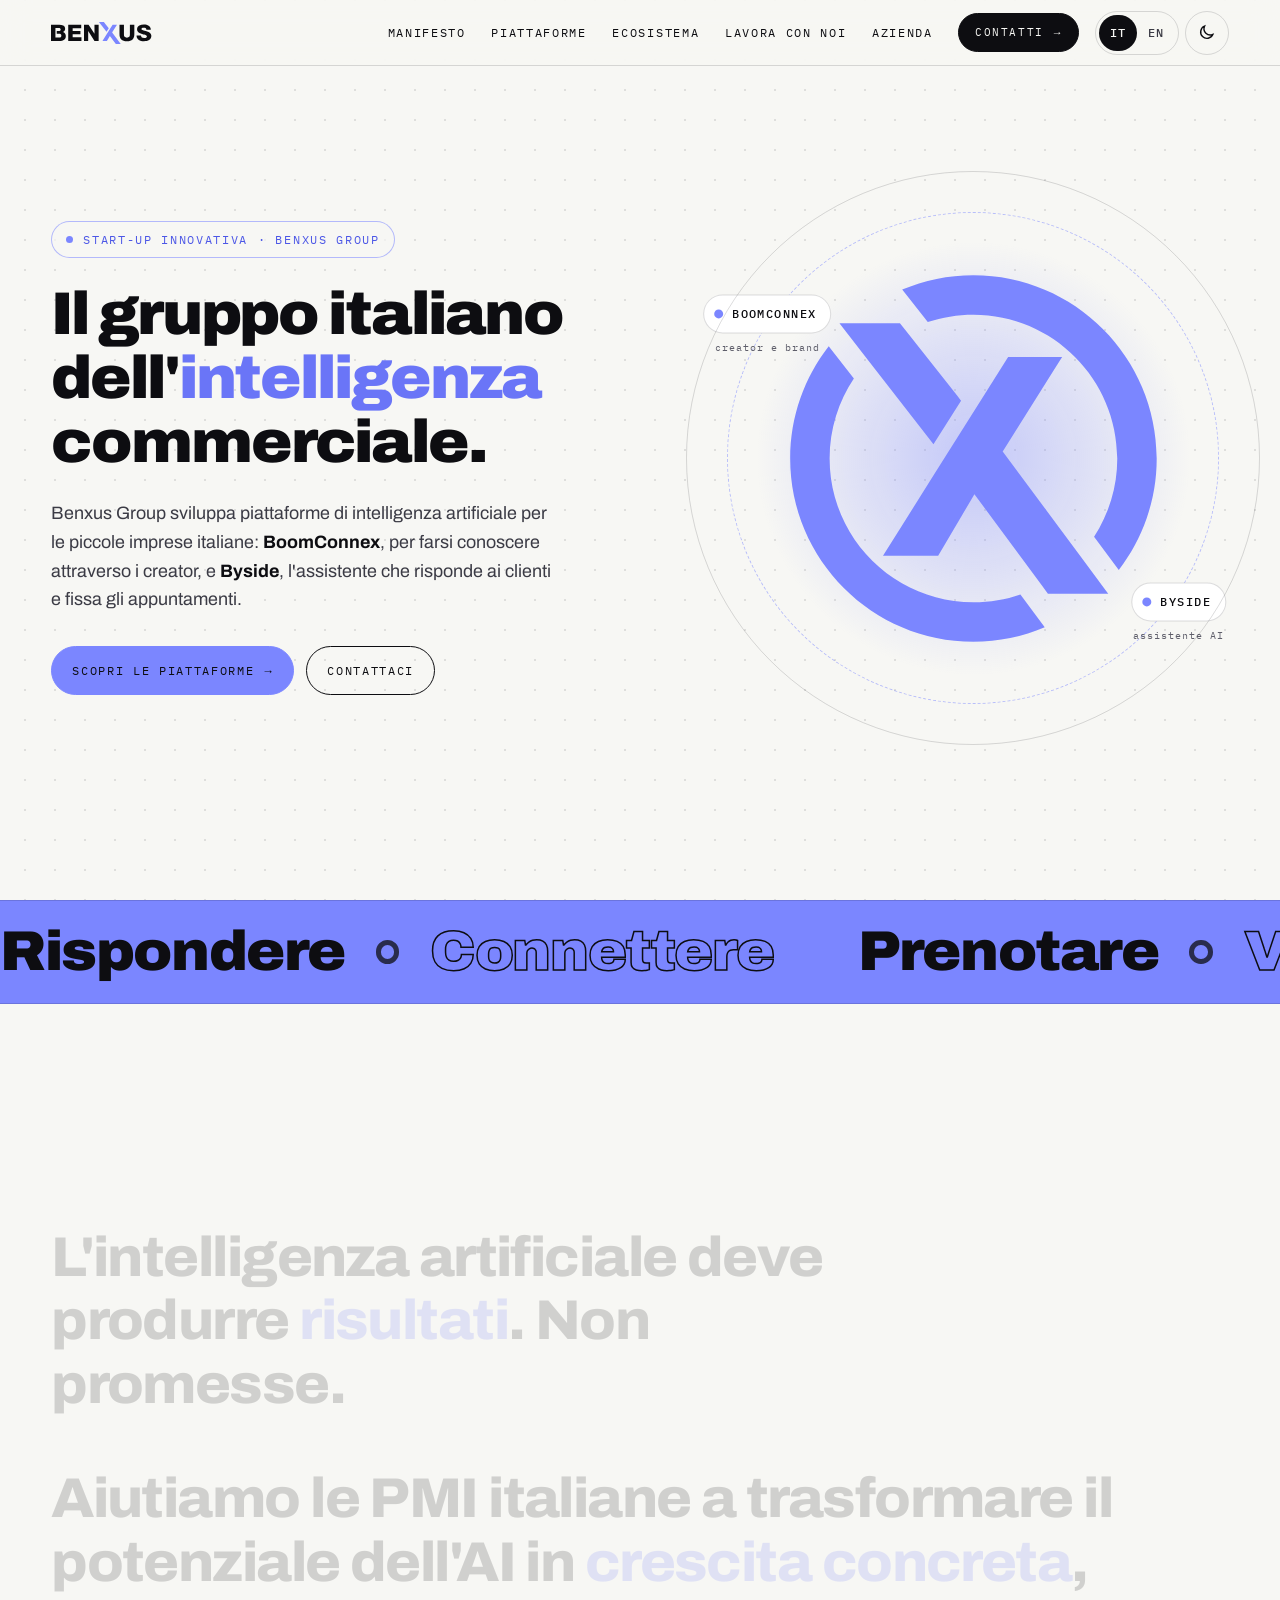
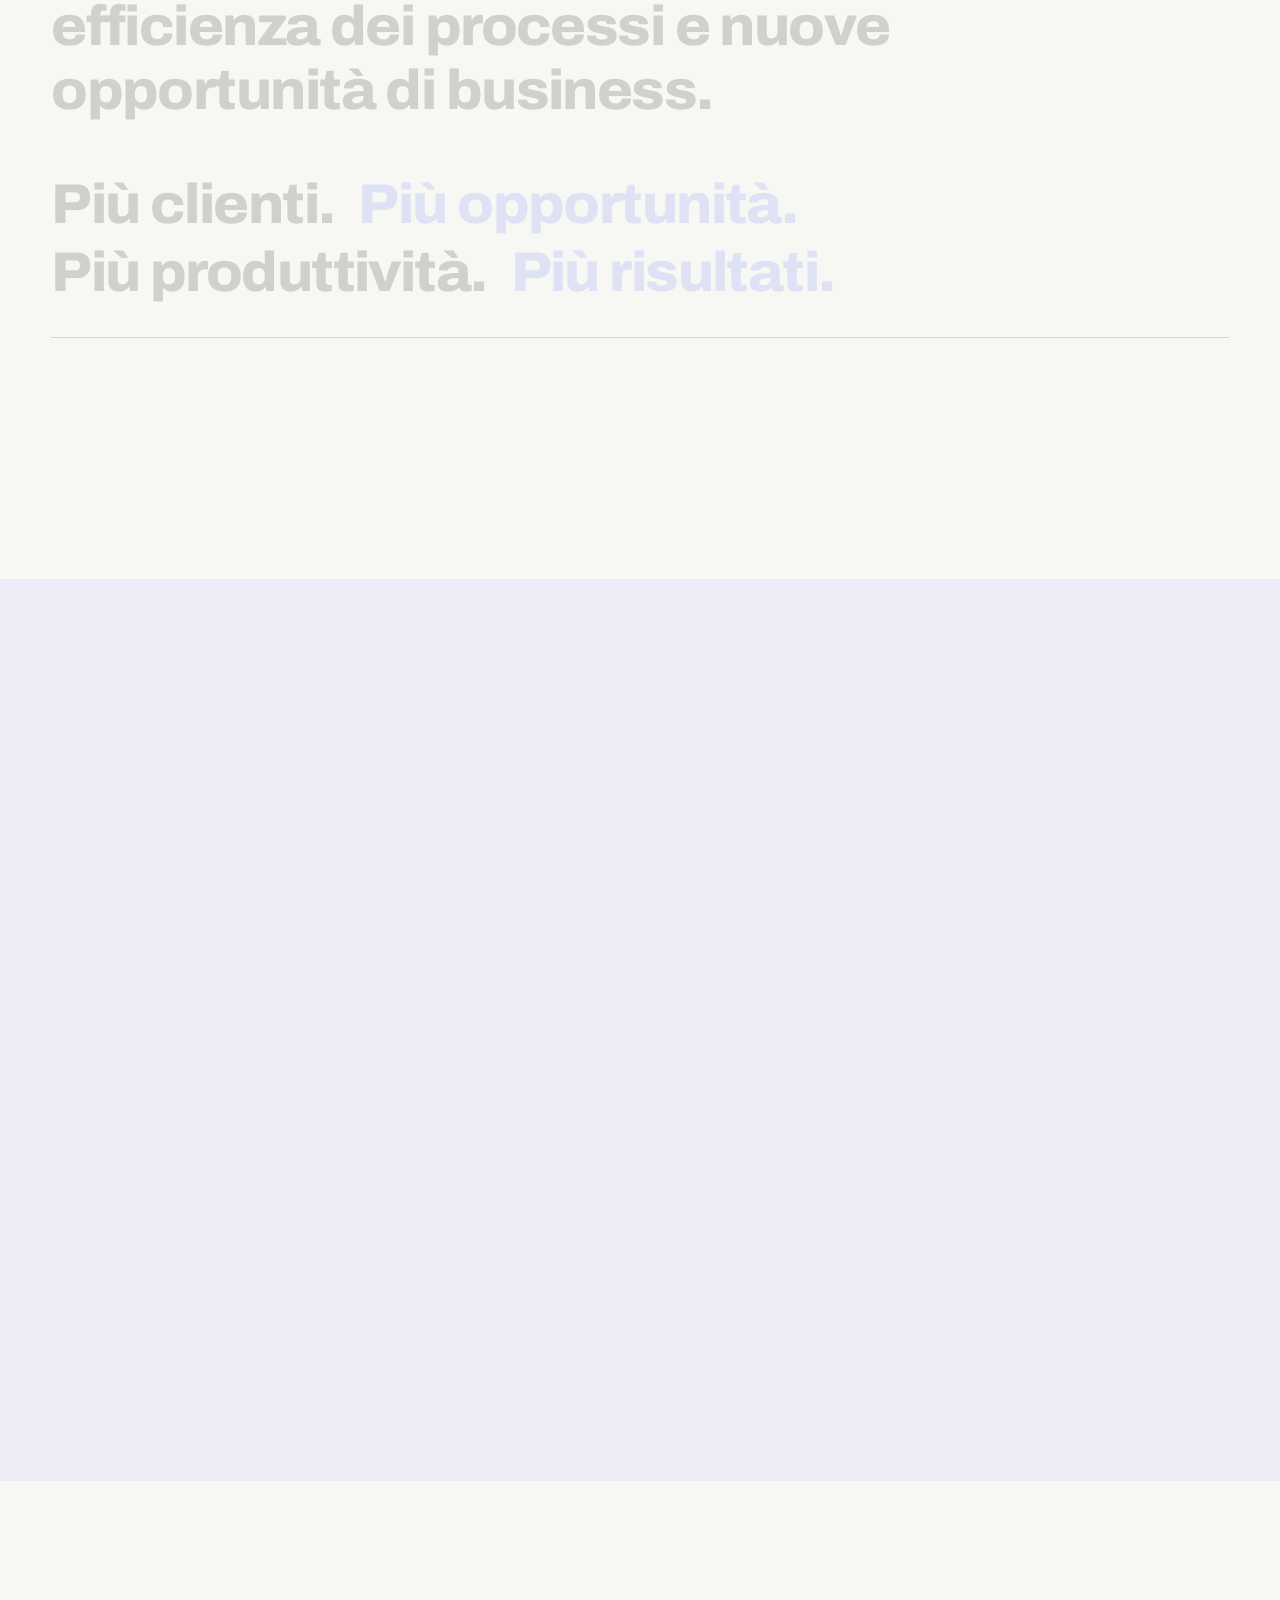
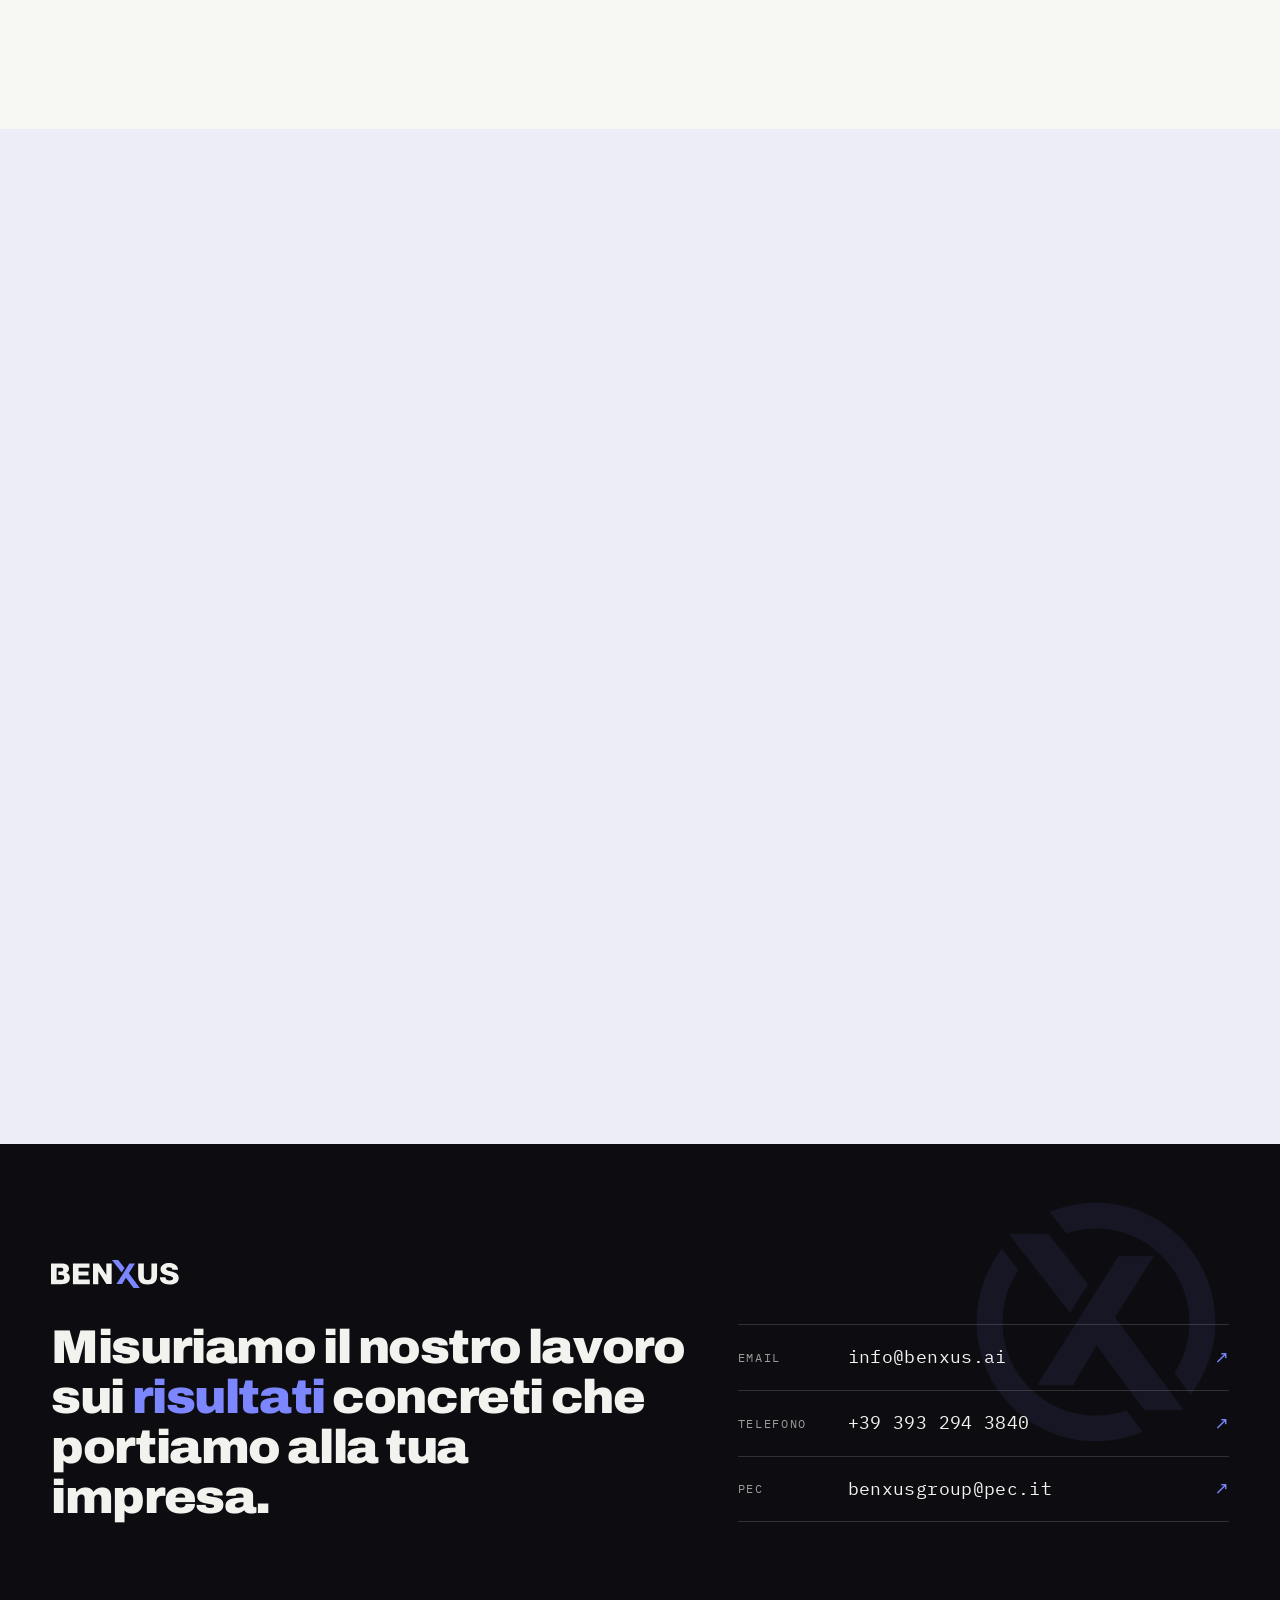
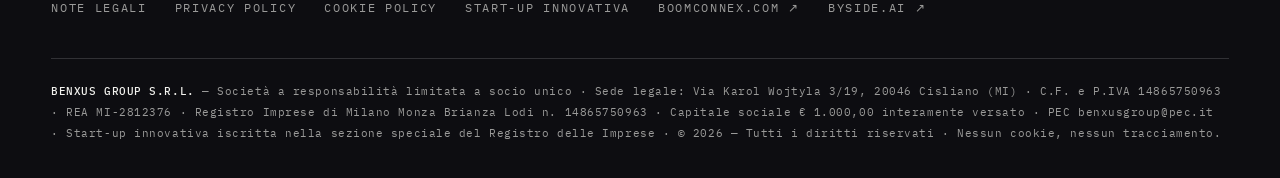
<file: index.html>
<!DOCTYPE html>
<html lang="it" data-theme="light">
<head>
<meta charset="UTF-8">
<meta name="viewport" content="width=device-width, initial-scale=1.0, viewport-fit=cover">
<meta http-equiv="Content-Security-Policy" content="default-src 'self'; script-src 'self'; style-src 'self'; img-src 'self'; font-src 'self'; connect-src 'none'; media-src 'none'; object-src 'none'; frame-src 'none'; worker-src 'none'; manifest-src 'self'; base-uri 'none'; form-action 'none'; upgrade-insecure-requests; require-trusted-types-for 'script'; trusted-types 'none'">
<meta name="referrer" content="strict-origin-when-cross-origin">
<title>Benxus Group — Il gruppo italiano dell'intelligenza commerciale</title>
<meta name="description" content="Benxus Group è la start-up innovativa italiana che sviluppa piattaforme di intelligenza artificiale per le piccole imprese: BoomConnex e Byside.">
<meta name="robots" content="index,follow">
<link rel="canonical" href="https://benxus.ai/">
<link rel="alternate" hreflang="it" href="https://benxus.ai/">
<link rel="alternate" hreflang="en" href="https://benxus.ai/en/">
<link rel="alternate" hreflang="x-default" href="https://benxus.ai/">
<meta name="theme-color" content="#F7F7F4">
<meta name="color-scheme" content="light dark">
<meta name="format-detection" content="telephone=no, date=no, address=no, email=no">
<meta name="apple-mobile-web-app-title" content="Benxus">
<meta name="application-name" content="Benxus">
<meta property="og:title" content="Benxus Group — Il gruppo italiano dell'intelligenza commerciale">
<meta property="og:description" content="Benxus Group è la start-up innovativa italiana che sviluppa piattaforme di intelligenza artificiale per le piccole imprese: BoomConnex e Byside.">
<meta property="og:type" content="website">
<meta property="og:url" content="https://benxus.ai/">
<meta property="og:site_name" content="Benxus Group">
<meta property="og:locale" content="it_IT">
<meta property="og:image" content="https://benxus.ai/og.png">
<meta property="og:image:width" content="1200">
<meta property="og:image:height" content="630">
<meta property="og:image:alt" content="Benxus">
<meta name="twitter:card" content="summary_large_image">
<link rel="icon" href="favicon.svg" type="image/svg+xml">
<link rel="icon" href="favicon-32.png" type="image/png" sizes="32x32">
<link rel="apple-touch-icon" href="apple-touch-icon.png">
<link rel="manifest" href="site.webmanifest">
<link rel="preload" href="assets/fonts/archivo.woff2" as="font" type="font/woff2" crossorigin>
<link rel="stylesheet" href="assets/css/site.css?v=20261111f">
<script src="assets/js/boot.js?v=20261111f"></script>
<script src="assets/js/site.js?v=20261111f" defer></script>
<script type="application/ld+json">
{
  "@context":"https://schema.org",
  "@type":"Organization",
  "@id":"https://benxus.ai/#org",
  "name":"Benxus Group S.r.l.",
  "legalName":"BENXUS GROUP S.R.L.",
  "alternateName":"Benxus Group",
  "url":"https://benxus.ai/",
  "logo":"https://benxus.ai/assets/brand/benxus-icon-512.png",
  "image":"https://benxus.ai/og.png",
  "email":"info@benxus.ai",
  "telephone":"+39 393 294 3840",
  "vatID":"IT14865750963",
  "taxID":"14865750963",
  "foundingDate":"2026-09-02",
  "founder":{"@type":"Person","name":"Corrado Mazzotta"},
  "description":"Benxus Group è la start-up innovativa italiana che sviluppa piattaforme di intelligenza artificiale per le piccole imprese: BoomConnex e Byside.",
  "address":{"@type":"PostalAddress","streetAddress":"Via Karol Wojtyla 3/19","postalCode":"20046","addressLocality":"Cisliano","addressRegion":"MI","addressCountry":"IT"},
  "contactPoint":[{"@type":"ContactPoint","contactType":"customer service","email":"info@benxus.ai","telephone":"+39 393 294 3840","availableLanguage":["it","en"]}],
  "brand":[{"@type":"Brand","name":"BoomConnex","url":"https://boomconnex.com"},{"@type":"Brand","name":"Byside","url":"https://byside.ai"}]
}
</script>
</head>
<body id="top">
<svg class="sprite" aria-hidden="true" focusable="false"><symbol id="mark" viewBox="251.89 251.89 1949.00 1948.99"><path class="m" d="M1226.39,257.89c-133.45,0-260.74,27.21-376.62,76.26l135.34,171.58c75.86-25.52,156.98-39.32,241.28-39.32,419.02,0,759.99,340.97,759.99,759.99,0,152.41-45.08,294.5-122.63,413.66l130.57,175.95c125.71-163.44,200.57-367.88,200.57-589.6,0-534-434.51-968.5-968.5-968.5Z"/><polygon class="m" points="1787.99 1737.95 1380.89 1189.45 1395.19 1167.71 1654.84 754.05 1695.15 689.91 1684.13 689.91 1604.5 689.91 1409.58 689.91 1285.77 886.61 1004.87 1332.93 854.14 1572.33 748.29 1740.53 857.61 1740.53 1040.02 1740.53 1231.55 1416.04 1586.33 1895.62 1619.89 1941 1879.44 1941 1938.72 1941 1913.99 1907.74 1787.99 1737.95"/><path class="m" d="M1226.39,1986.38c-137.52,0-266.6-36.74-378.01-100.78-228.08-131.36-381.98-377.61-381.98-659.21,0-155.99,47.26-301.16,128.19-422l-133.05-171.48c-127.59,164.03-203.65,370.07-203.65,593.47,0,534.1,434.51,968.5,968.5,968.5,133.55,0,260.84-27.21,376.72-76.26l-128.58-173.86c-77.75,27.01-161.25,41.6-248.13,41.6Z"/><polygon class="m" points="670.84 708.28 994.64 1125.41 1015.19 1151.92 1160.95 920.86 1140.1 894.35 871.71 554.37 837.95 511.58 573.64 511.58 518.23 511.58 541.76 541.96 670.84 708.28"/></symbol></svg>
<div class="progress" aria-hidden="true"></div>
<a class="salta mono" href="#contenuto">Vai al contenuto</a>
<header class="site-header">
  <a class="logo-link" href="#top" aria-label="Benxus Group — torna all'inizio"><svg class="wordmark" viewBox="321.83 1028.12 1809.12 396.54" role="img" aria-label="Benxus Group"><title>Benxus Group</title><path class="wm-l" d="M536.22,1209.8c26.92-12.83,40.39-32.61,40.39-59.36s-11.89-47.48-35.66-59.77c-18.9-9.55-44.11-14.05-75.62-13.51h-143.5v292.69h147.37c79.91,0,119.87-30.29,119.87-90.88,0-16.64-4.73-31.24-14.18-43.8-9.45-12.28-22.34-20.74-38.67-25.38ZM465.76,1308.87h-64.02v-172.75h61.87c21.76,0,32.65,9.41,32.65,28.25,0,9.56-3.73,16.92-11.17,22.1-6.01,3.82-13.18,5.73-21.48,5.73h-38.11v49.53h40.26c28.64,0,42.96,11.46,42.96,34.39s-14.33,32.75-42.96,32.75Z"/><polygon class="wm-l" points="712.32 1248.69 852.45 1248.69 852.45 1189.74 712.32 1189.74 712.32 1138.58 866.63 1138.58 866.63 1077.58 632.4 1077.58 632.4 1369.86 870.93 1369.86 870.93 1304.36 712.32 1304.36 712.32 1248.69"/><polygon class="wm-l" points="1105.46 1077.58 1105.89 1241.54 999.34 1077.58 916.85 1077.58 916.85 1370.68 992.03 1370.68 992.03 1188.11 1105.89 1369.45 1180.65 1369.45 1180.65 1077.58 1105.46 1077.58"/><path class="wm-l" d="M1744.07,1253.6c0,19.38-4.01,33.57-12.03,42.57-8.59,9.56-22.49,14.33-41.68,14.33s-33.08-4.77-41.68-14.33c-8.02-9.01-12.03-23.19-12.03-42.57v-176.02h-79.91v171.52c0,42.85,10.74,74.64,32.22,95.38,21.76,21.02,55.57,31.52,101.4,31.52s79.77-10.5,101.83-31.52c21.19-20.74,31.79-52.53,31.79-95.38v-171.52h-79.91v176.02Z"/><path class="wm-l" d="M2042.01,1193.84c-6.02-1.64-16.9-4.23-32.65-7.78-12.89-3-22.34-5.46-28.36-7.37-18.62-5.73-27.93-13.51-27.93-23.33,0-16.64,12.89-24.97,38.67-24.97,13.75,0,25.2,2.6,34.37,7.78,10.59,6.28,15.61,15.42,15.04,27.43h79.91c0-30.56-12.89-54.44-38.67-71.64-22.63-15.01-50.7-22.51-84.21-22.51s-61.01,6.83-84.21,20.47c-27.22,16.11-40.82,38.89-40.82,68.36,0,24.29,9.59,43.67,28.79,58.13,13.17,9.82,33.51,18.56,61.01,26.2,40.29,10.75,60.56,16.1,60.8,16.05,18.18,6.54,27.28,15.39,27.28,26.53,0,10.1-5.16,17.74-15.47,22.92-8.88,4.64-20.05,6.96-33.51,6.96-37.24,0-56.57-15.15-58-45.44h-79.91c0,35.2,13.46,61.95,40.39,80.23,23.48,16.11,54.42,24.15,92.8,24.15s69.03-7.09,91.94-21.29c27.78-16.64,41.68-42.16,41.68-76.55,0-40.39-29.64-68.5-88.94-84.33Z"/><polygon class="wm-x" points="1363.32 1141.67 1273.71 1028.12 1185.01 1028.12 1322.87 1205.76 1363.32 1141.67"/><polygon class="wm-x" points="1424.31 1216.18 1428.28 1210.13 1511.5 1077.59 1508.45 1077.59 1432.28 1077.59 1248.83 1369.05 1329.75 1369.05 1382.9 1279.03 1490.63 1424.66 1579.07 1424.66 1424.31 1216.18"/></svg></a>
  <nav id="nav" class="nav mono" aria-label="Navigazione principale">
    <a href="#manifesto">Manifesto</a>
    <a href="#piattaforme">Piattaforme</a>
    <a href="#ecosistema">Ecosistema</a>
    <a href="#lavora">Lavora con noi</a>
    <a href="#azienda">Azienda</a>
    <a class="btn sm" href="#contatti">Contatti <span class="arr" aria-hidden="true">→</span></a>
  </nav>
  <div class="tools">
    <div class="lang-sw mono" role="group" aria-label="Lingua"><span class="on" aria-current="true" lang="it">IT</span><a href="en/" hreflang="en" lang="en" title="English version" data-lang-switch>EN</a></div>
    <button class="theme-btn" type="button"><svg class="moon" viewBox="0 0 24 24" aria-hidden="true"><path d="M20 14.5A8 8 0 0 1 9.5 4a8 8 0 1 0 10.5 10.5z"/></svg><svg class="sun" viewBox="0 0 24 24" aria-hidden="true"><circle cx="12" cy="12" r="4.2"/><path d="M12 2.5v2.2M12 19.3v2.2M2.5 12h2.2M19.3 12h2.2M5.3 5.3l1.6 1.6M17.1 17.1l1.6 1.6M5.3 18.7l1.6-1.6M17.1 6.9l1.6-1.6"/></svg></button>
    <button class="menu-btn" type="button" aria-expanded="false" aria-controls="nav" aria-label="Apri il menu"><span></span><span></span></button>
  </div>
</header>
<main id="contenuto">

  <section class="hero" aria-labelledby="titolo">
    <canvas class="field" aria-hidden="true"></canvas>
    <div class="hero-grid">
      <div class="hero-copy">
        <p class="badge mono"><span class="dot" aria-hidden="true"></span>Start-up innovativa<span class="long"> · Benxus Group</span></p>
        <h1 id="titolo">
          <span class="ln"><span>Il gruppo italiano</span></span>
          <span class="ln"><span>dell'<em>intelligenza</em></span></span>
          <span class="ln"><span>commerciale.</span></span>
        </h1>
        <p class="sub">Benxus Group sviluppa piattaforme di intelligenza artificiale per le piccole imprese italiane: <strong>BoomConnex</strong>, per farsi conoscere attraverso i creator, e <strong>Byside</strong>, l'assistente che risponde ai clienti e fissa gli appuntamenti.</p>
        <div class="ctas">
          <a class="btn brand" href="#piattaforme" data-magnet>Scopri le piattaforme <span class="arr" aria-hidden="true">→</span></a>
          <a class="btn ghost" href="#contatti" data-magnet>Contattaci</a>
        </div>
      </div>
      <div class="hero-art">
        <div class="glow" aria-hidden="true"></div>
        <svg class="emblem" viewBox="251.89 251.89 1949.00 1948.99" role="img" aria-label="Simbolo Benxus"><g class="whole"><path class="m" d="M1226.39,257.89c-133.45,0-260.74,27.21-376.62,76.26l135.34,171.58c75.86-25.52,156.98-39.32,241.28-39.32,419.02,0,759.99,340.97,759.99,759.99,0,152.41-45.08,294.5-122.63,413.66l130.57,175.95c125.71-163.44,200.57-367.88,200.57-589.6,0-534-434.51-968.5-968.5-968.5Z"/><polygon class="m" points="1787.99 1737.95 1380.89 1189.45 1395.19 1167.71 1654.84 754.05 1695.15 689.91 1684.13 689.91 1604.5 689.91 1409.58 689.91 1285.77 886.61 1004.87 1332.93 854.14 1572.33 748.29 1740.53 857.61 1740.53 1040.02 1740.53 1231.55 1416.04 1586.33 1895.62 1619.89 1941 1879.44 1941 1938.72 1941 1913.99 1907.74 1787.99 1737.95"/><path class="m" d="M1226.39,1986.38c-137.52,0-266.6-36.74-378.01-100.78-228.08-131.36-381.98-377.61-381.98-659.21,0-155.99,47.26-301.16,128.19-422l-133.05-171.48c-127.59,164.03-203.65,370.07-203.65,593.47,0,534.1,434.51,968.5,968.5,968.5,133.55,0,260.84-27.21,376.72-76.26l-128.58-173.86c-77.75,27.01-161.25,41.6-248.13,41.6Z"/><polygon class="m" points="670.84 708.28 994.64 1125.41 1015.19 1151.92 1160.95 920.86 1140.1 894.35 871.71 554.37 837.95 511.58 573.64 511.58 518.23 511.58 541.76 541.96 670.84 708.28"/></g></svg>
        <div class="orbit">
          <a class="sat s1" href="https://boomconnex.com" target="_blank" rel="noopener noreferrer"><span><b>BoomConnex</b><small>creator e brand</small></span><span class="sr"> (si apre in una nuova scheda)</span></a>
          <a class="sat s2" href="https://byside.ai" target="_blank" rel="noopener noreferrer"><span><b>Byside</b><small>assistente AI</small></span><span class="sr"> (si apre in una nuova scheda)</span></a>
        </div>
      </div>
    </div>
  </section>

  <div class="ribbon" aria-hidden="true"><div class="track"><span>Rispondere</span><span class="o">Connettere</span><span>Prenotare</span><span class="o">Vendere</span><span>Misurare</span><span class="o">Crescere</span><span>Rispondere</span><span class="o">Connettere</span><span>Prenotare</span><span class="o">Vendere</span><span>Misurare</span><span class="o">Crescere</span></div></div>

  <section id="manifesto" aria-labelledby="h-manifesto">
    <div class="wrap">
      <div class="sec-head reveal"><svg class="tick mark" viewBox="0 0 1949.00 1948.99" aria-hidden="true" focusable="false"><use href="#mark" width="100%" height="100%"/></svg><h2 id="h-manifesto">Manifesto</h2><span class="num mono">01</span></div>
      <div class="manifesto" data-light>
        <p>L'intelligenza artificiale deve produrre <span class="accent">risultati</span>. Non promesse.</p>
        <p>Aiutiamo le PMI italiane a trasformare il potenziale dell'AI in <span class="accent">crescita concreta</span>, efficienza dei processi e nuove opportunità di business.</p>
        <p class="mani-punch"><span>Più clienti.</span> <span>Più opportunità.</span> <span>Più produttività.</span> <span>Più risultati.</span></p>
      </div>
      <p class="mani-mission reveal">La nostra missione è massimizzare il valore che l'intelligenza artificiale può generare per ogni piccola azienda italiana.</p>
    </div>
  </section>

  <section id="piattaforme" class="alt" aria-labelledby="h-piattaforme">
    <div class="wrap">
      <div class="sec-head reveal"><svg class="tick mark" viewBox="0 0 1949.00 1948.99" aria-hidden="true" focusable="false"><use href="#mark" width="100%" height="100%"/></svg><h2 id="h-piattaforme">Le piattaforme del gruppo</h2><span class="num mono">02</span></div>
      <div class="grid">
        <a class="card reveal" href="https://boomconnex.com" target="_blank" rel="noopener noreferrer">
          <span class="top"><span class="k mono">Creator e brand</span><span class="card-go" aria-hidden="true"><svg viewBox="0 0 24 24"><path d="M7 17 17 7M9 7h8v8"/></svg></span></span>
          <span class="h3" role="heading" aria-level="3">BoomConnex</span>
          <span class="p">La piattaforma che mette in contatto attività locali, brand e creator. Il compenso delle campagne resta in garanzia e viene sbloccato solo a risultato ottenuto: si paga ciò che funziona.</span>
          <span class="chips"><span>Creator e influencer</span><span>Pagamento garantito</span><span>Risultati misurabili</span></span>
          <span class="domain mono">boomconnex.com<span class="sr"> (si apre in una nuova scheda)</span></span>
        </a>
        <a class="card reveal" href="https://byside.ai" target="_blank" rel="noopener noreferrer">
          <span class="top"><span class="k mono">Assistente AI</span><span class="card-go" aria-hidden="true"><svg viewBox="0 0 24 24"><path d="M7 17 17 7M9 7h8v8"/></svg></span></span>
          <span class="h3" role="heading" aria-level="3">Byside</span>
          <span class="p">L'assistente virtuale che risponde in chat e al telefono, fissa gli appuntamenti e invia conferme e promemoria, anche su WhatsApp. Nessuna chiamata persa, nessun cliente perso.</span>
          <span class="p for">Per studi professionali, officine, veterinari, centri estetici, agenzie immobiliari e molti altri settori.</span>
          <span class="chips"><span>Chat e telefono</span><span>Agenda</span><span>Promemoria WhatsApp</span></span>
          <span class="domain mono">byside.ai<span class="sr"> (si apre in una nuova scheda)</span></span>
        </a>
        <div class="card next reveal">
          <div>
            <svg class="plus mark" viewBox="0 0 1949.00 1948.99" aria-hidden="true" focusable="false"><use href="#mark" width="100%" height="100%"/></svg>
            <p class="mono">La prossima piattaforma<br>è in costruzione</p>
          </div>
        </div>
      </div>
    </div>
  </section>

  <section id="ecosistema" aria-labelledby="h-ecosistema">
    <div class="wrap">
      <div class="sec-head reveal"><svg class="tick mark" viewBox="0 0 1949.00 1948.99" aria-hidden="true" focusable="false"><use href="#mark" width="100%" height="100%"/></svg><h2 id="h-ecosistema">Ecosistema</h2><span class="num mono">03</span></div>
      <p class="big reveal">Dalla prima scoperta all'<em>appuntamento</em> in agenda.</p>
      <p class="lead reveal">Ogni piattaforma segue una fase precisa del percorso del cliente. Insieme lo accompagnano dall'inizio alla fine, senza che nessuna opportunità vada persa.</p>
      <div class="eco">
        <div class="eco-card reveal"><p class="who mono">BoomConnex</p><h3>Farsi scoprire</h3><ul><li><h4>Visibilità</h4><p>I creator fanno conoscere la tua attività al loro pubblico.</p></li><li><h4>Per i brand</h4><p>Contatto diretto con gli influencer, senza i costi di un'agenzia.</p></li><li><h4>Garanzia</h4><p>Il compenso è trattenuto in garanzia e sbloccato solo a risultato ottenuto.</p></li></ul></div>
        <div class="eco-card reveal"><p class="who mono">Byside</p><h3>Accogliere e prenotare</h3><ul><li><h4>Risposta immediata</h4><p>Chat o telefonata: l'assistente AI risponde subito, a qualsiasi ora.</p></li><li><h4>Prenotazione</h4><p>L'appuntamento entra in agenda, con conferma e promemoria automatici.</p></li></ul></div>
      </div>
    </div>
  </section>

  <section id="principi" class="alt" aria-labelledby="h-principi">
    <div class="wrap">
      <div class="sec-head reveal"><svg class="tick mark" viewBox="0 0 1949.00 1948.99" aria-hidden="true" focusable="false"><use href="#mark" width="100%" height="100%"/></svg><h2 id="h-principi">Come lavoriamo</h2><span class="num mono">04</span></div>
      <div class="principi">
        <div class="pr reveal"><p class="n mono">— 01</p><h3 class="word">Risultato</h3><p>Ogni piattaforma del gruppo offre un risultato misurabile, non una semplice licenza software.</p></div>
        <div class="pr reveal"><p class="n mono">— 02</p><h3 class="word">Conformità</h3><p>Rispettiamo l'AI Act europeo e il GDPR fin dalla progettazione: per noi sono una garanzia per i clienti, non un ostacolo.</p></div>
        <div class="pr reveal"><p class="n mono">— 03</p><h3 class="word">Scala</h3><p>Nati per le imprese italiane, progettati per crescere anche all'estero.</p></div>
      </div>
    </div>
  </section>

  <section id="percorso" aria-labelledby="h-percorso">
    <div class="wrap">
      <div class="sec-head reveal"><svg class="tick mark" viewBox="0 0 1949.00 1948.99" aria-hidden="true" focusable="false"><use href="#mark" width="100%" height="100%"/></svg><h2 id="h-percorso">Il percorso</h2><span class="num mono">05</span></div>
      <ol class="timeline">
        <li class="reveal"><p class="d mono">02 · 09 · 2026</p><p class="t">Atto costitutivo</p><p class="s">Nasce Benxus Group S.r.l.</p></li>
        <li class="reveal"><p class="d mono">17 · 09 · 2026</p><p class="t">Registro Imprese</p><p class="s">Iscrizione al Registro Imprese di Milano Monza Brianza Lodi.</p></li>
        <li class="reveal"><p class="d mono">17 · 09 · 2026</p><p class="t">Start-up innovativa</p><p class="s">Iscritta nella sezione speciale dedicata alle start-up innovative.</p></li>
        <li class="reveal live"><p class="d mono">Online</p><p class="t">Lancio della prima piattaforma</p><p class="s">Il primo prodotto del gruppo è sul mercato.</p></li>
        <li class="reveal live"><p class="d mono">Online</p><p class="t">Lancio della seconda piattaforma</p><p class="s">Il secondo prodotto del gruppo è sul mercato.</p></li>
        <li class="reveal future soon"><p class="d mono">Prossimamente</p><p class="t">La terza piattaforma</p><p class="s">In costruzione.</p></li>
      </ol>
    </div>
  </section>

  <section id="lavora" aria-labelledby="h-lavora">
    <div class="wrap">
      <div class="sec-head reveal"><svg class="tick mark" viewBox="0 0 1949.00 1948.99" aria-hidden="true" focusable="false"><use href="#mark" width="100%" height="100%"/></svg><h2 id="h-lavora">Lavora con noi</h2><span class="num mono">06</span></div>
      <div class="jobs">
        <div class="reveal">
          <p class="big">Costruisci con noi l'AI per le <em>imprese italiane</em>.</p>
          <p class="lead">Siamo una start-up innovativa in crescita. Cerchiamo persone concrete, curiose e orientate al risultato, che vogliano vedere il proprio lavoro trasformarsi in clienti e fatturato reale per le PMI.</p>
          <a class="btn brand job-cta" href="mailto:info@benxus.ai?subject=Candidatura%20-%20Benxus%20Group" data-mail="info@benxus.ai" data-magnet>Invia la tua candidatura <span class="arr" aria-hidden="true">→</span></a>
          <div class="mail-alt"><span class="mono">Oppure</span><button class="btn sm ghost" type="button" data-copy="info@benxus.ai">Copia indirizzo</button><a class="btn sm ghost" href="https://mail.google.com/mail/?view=cm&amp;fs=1&amp;to=info@benxus.ai&amp;su=Candidatura%20-%20Benxus%20Group" target="_blank" rel="noopener noreferrer">Gmail</a><a class="btn sm ghost" href="https://outlook.live.com/mail/0/deeplink/compose?to=info@benxus.ai&amp;subject=Candidatura%20-%20Benxus%20Group" target="_blank" rel="noopener noreferrer">Outlook</a></div>
          <p class="job-note">Scrivi a <a href="mailto:info@benxus.ai?subject=Candidatura%20-%20Benxus%20Group" data-mail="info@benxus.ai">info@benxus.ai</a> con il tuo CV e due righe su di te. Rispondiamo a tutte le candidature in linea con le nostre ricerche. <a href="privacy.html#p-cand">Come trattiamo i tuoi dati</a>.</p>
        </div>
        <ul class="roles reveal" aria-label="Aree in cui cerchiamo persone">
          <li><span class="rn mono">01</span><div><h3>Sviluppo software e AI</h3><p>Sviluppatori, ingegneri e appassionati di intelligenza artificiale per costruire le nostre piattaforme.</p></div></li>
          <li><span class="rn mono">02</span><div><h3>Vendite e partnership</h3><p>Commerciali e partner che portino le nostre soluzioni alle piccole imprese di tutta Italia.</p></div></li>
          <li><span class="rn mono">03</span><div><h3>Marketing e contenuti</h3><p>Creativi, creator e marketer per raccontare cosa l'AI può fare per le aziende.</p></div></li>
          <li><span class="rn mono">04</span><div><h3>Candidatura spontanea</h3><p>Non trovi il tuo ruolo? Scrivici comunque: valutiamo con attenzione ogni profilo.</p></div></li>
        </ul>
      </div>
    </div>
  </section>

  <section id="azienda" class="alt" aria-labelledby="h-azienda">
    <div class="wrap">
      <div class="sec-head reveal"><svg class="tick mark" viewBox="0 0 1949.00 1948.99" aria-hidden="true" focusable="false"><use href="#mark" width="100%" height="100%"/></svg><h2 id="h-azienda">Azienda e trasparenza</h2><span class="num mono">07</span></div>
      <div class="registry">
        <div class="reveal">
          <p class="big">Dati societari, <em>in trasparenza</em>.</p>
          <p class="lead">Di seguito i dati identificativi di Benxus Group S.r.l., come risultano dal Registro delle Imprese. Sono a disposizione di clienti, fornitori e partner per contratti, fatturazione e verifiche.</p>
          <div class="reg-links">
            <a href="startup-innovativa.html"><span>Informazioni start-up innovativa</span><span class="arr" aria-hidden="true">→</span></a>
            <a href="note-legali.html"><span>Note legali</span><span class="arr" aria-hidden="true">→</span></a>
            <a href="privacy.html"><span>Privacy policy</span><span class="arr" aria-hidden="true">→</span></a>
            <a href="cookie.html"><span>Cookie policy</span><span class="arr" aria-hidden="true">→</span></a>
          </div>
        </div>
        <ul class="reg-table reveal" aria-label="Dati societari">
          <li class="reg-row"><span class="lb mono">Denominazione</span><span class="vl">BENXUS GROUP S.R.L.</span><span></span></li>
          <li class="reg-row"><span class="lb mono">Forma giuridica</span><span class="vl">S.r.l. a socio unico</span><span></span></li>
          <li class="reg-row"><span class="lb mono">Sede legale</span><span class="vl">Via Karol Wojtyla 3/19, 20046 Cisliano (MI)</span><button class="copy" type="button" data-copy="Via Karol Wojtyla 3/19, 20046 Cisliano (MI)" aria-label="Copia Sede legale">Copia</button></li>
          <li class="reg-row"><span class="lb mono">Partita IVA</span><span class="vl">14865750963</span><button class="copy" type="button" data-copy="14865750963" aria-label="Copia Partita IVA">Copia</button></li>
          <li class="reg-row"><span class="lb mono">Codice fiscale</span><span class="vl">14865750963</span><button class="copy" type="button" data-copy="14865750963" aria-label="Copia Codice fiscale">Copia</button></li>
          <li class="reg-row"><span class="lb mono">REA</span><span class="vl">MI-2812376</span><button class="copy" type="button" data-copy="MI-2812376" aria-label="Copia REA">Copia</button></li>
          <li class="reg-row"><span class="lb mono">Registro Imprese</span><span class="vl">Milano Monza Brianza Lodi</span><span></span></li>
          <li class="reg-row"><span class="lb mono">Capitale sociale</span><span class="vl">€ 1.000,00 i.v.</span><span></span></li>
          <li class="reg-row"><span class="lb mono">PEC</span><span class="vl">benxusgroup@pec.it</span><button class="copy" type="button" data-copy="benxusgroup@pec.it" aria-label="Copia PEC">Copia</button></li>
          <li class="reg-row"><span class="lb mono">Stato</span><span class="vl">Start-up innovativa — sezione speciale</span><span></span></li>
        </ul>
      </div>
    </div>
  </section>

</main>
<footer class="site-footer" id="contatti">
  <div class="foot-grid">
    <div>
      <svg class="foot-logo" viewBox="321.83 1028.12 1809.12 396.54" role="img" aria-label="Benxus"><title>Benxus</title><path class="wm-l" d="M536.22,1209.8c26.92-12.83,40.39-32.61,40.39-59.36s-11.89-47.48-35.66-59.77c-18.9-9.55-44.11-14.05-75.62-13.51h-143.5v292.69h147.37c79.91,0,119.87-30.29,119.87-90.88,0-16.64-4.73-31.24-14.18-43.8-9.45-12.28-22.34-20.74-38.67-25.38ZM465.76,1308.87h-64.02v-172.75h61.87c21.76,0,32.65,9.41,32.65,28.25,0,9.56-3.73,16.92-11.17,22.1-6.01,3.82-13.18,5.73-21.48,5.73h-38.11v49.53h40.26c28.64,0,42.96,11.46,42.96,34.39s-14.33,32.75-42.96,32.75Z"/><polygon class="wm-l" points="712.32 1248.69 852.45 1248.69 852.45 1189.74 712.32 1189.74 712.32 1138.58 866.63 1138.58 866.63 1077.58 632.4 1077.58 632.4 1369.86 870.93 1369.86 870.93 1304.36 712.32 1304.36 712.32 1248.69"/><polygon class="wm-l" points="1105.46 1077.58 1105.89 1241.54 999.34 1077.58 916.85 1077.58 916.85 1370.68 992.03 1370.68 992.03 1188.11 1105.89 1369.45 1180.65 1369.45 1180.65 1077.58 1105.46 1077.58"/><path class="wm-l" d="M1744.07,1253.6c0,19.38-4.01,33.57-12.03,42.57-8.59,9.56-22.49,14.33-41.68,14.33s-33.08-4.77-41.68-14.33c-8.02-9.01-12.03-23.19-12.03-42.57v-176.02h-79.91v171.52c0,42.85,10.74,74.64,32.22,95.38,21.76,21.02,55.57,31.52,101.4,31.52s79.77-10.5,101.83-31.52c21.19-20.74,31.79-52.53,31.79-95.38v-171.52h-79.91v176.02Z"/><path class="wm-l" d="M2042.01,1193.84c-6.02-1.64-16.9-4.23-32.65-7.78-12.89-3-22.34-5.46-28.36-7.37-18.62-5.73-27.93-13.51-27.93-23.33,0-16.64,12.89-24.97,38.67-24.97,13.75,0,25.2,2.6,34.37,7.78,10.59,6.28,15.61,15.42,15.04,27.43h79.91c0-30.56-12.89-54.44-38.67-71.64-22.63-15.01-50.7-22.51-84.21-22.51s-61.01,6.83-84.21,20.47c-27.22,16.11-40.82,38.89-40.82,68.36,0,24.29,9.59,43.67,28.79,58.13,13.17,9.82,33.51,18.56,61.01,26.2,40.29,10.75,60.56,16.1,60.8,16.05,18.18,6.54,27.28,15.39,27.28,26.53,0,10.1-5.16,17.74-15.47,22.92-8.88,4.64-20.05,6.96-33.51,6.96-37.24,0-56.57-15.15-58-45.44h-79.91c0,35.2,13.46,61.95,40.39,80.23,23.48,16.11,54.42,24.15,92.8,24.15s69.03-7.09,91.94-21.29c27.78-16.64,41.68-42.16,41.68-76.55,0-40.39-29.64-68.5-88.94-84.33Z"/><polygon class="wm-x" points="1363.32 1141.67 1273.71 1028.12 1185.01 1028.12 1322.87 1205.76 1363.32 1141.67"/><polygon class="wm-x" points="1424.31 1216.18 1428.28 1210.13 1511.5 1077.59 1508.45 1077.59 1432.28 1077.59 1248.83 1369.05 1329.75 1369.05 1382.9 1279.03 1490.63 1424.66 1579.07 1424.66 1424.31 1216.18"/></svg>
      <h2>Misuriamo il nostro lavoro sui <em>risultati</em> concreti che portiamo alla tua impresa.</h2>
    </div>
    <div class="contact">
      <a href="mailto:info@benxus.ai" data-mail="info@benxus.ai"><span class="l mono">Email</span><span class="v">info@benxus.ai</span><span class="arr" aria-hidden="true">↗</span></a>
      <a href="tel:+393932943840"><span class="l mono">Telefono</span><span class="v">+39 393 294 3840</span><span class="arr" aria-hidden="true">↗</span></a>
      <a href="mailto:benxusgroup@pec.it" data-mail="benxusgroup@pec.it"><span class="l mono">PEC</span><span class="v">benxusgroup@pec.it</span><span class="arr" aria-hidden="true">↗</span></a>
    </div>
  </div>
  <nav class="foot-links mono" aria-label="Informazioni legali">
    <a href="note-legali.html">Note legali</a>
    <a href="privacy.html">Privacy policy</a>
    <a href="cookie.html">Cookie policy</a>
    <a href="startup-innovativa.html">Start-up innovativa</a>
    <a href="https://boomconnex.com" target="_blank" rel="noopener noreferrer">boomconnex.com ↗</a>
    <a href="https://byside.ai" target="_blank" rel="noopener noreferrer">byside.ai ↗</a>
  </nav>
  <p class="legal"><strong>BENXUS GROUP S.R.L.</strong> — Società a responsabilità limitata a socio unico · Sede legale: Via Karol Wojtyla 3/19, 20046 Cisliano (MI) · C.F. e P.IVA 14865750963 · REA MI-2812376 · Registro Imprese di Milano Monza Brianza Lodi n. 14865750963 · Capitale sociale € 1.000,00 interamente versato · PEC benxusgroup@pec.it · Start-up innovativa iscritta nella sezione speciale del Registro delle Imprese · © <span data-year>2026</span> — Tutti i diritti riservati · Nessun cookie, nessun tracciamento.</p>
  <svg class="foot-mark mark" viewBox="0 0 1949.00 1948.99" aria-hidden="true" focusable="false"><use href="#mark" width="100%" height="100%"/></svg>
  <a class="to-top" href="#top" aria-label="Torna su"><svg viewBox="0 0 24 24" aria-hidden="true"><path d="M12 19V5M5.5 11.5 12 5l6.5 6.5"/></svg></a>
</footer>
</body>
</html>
</file>
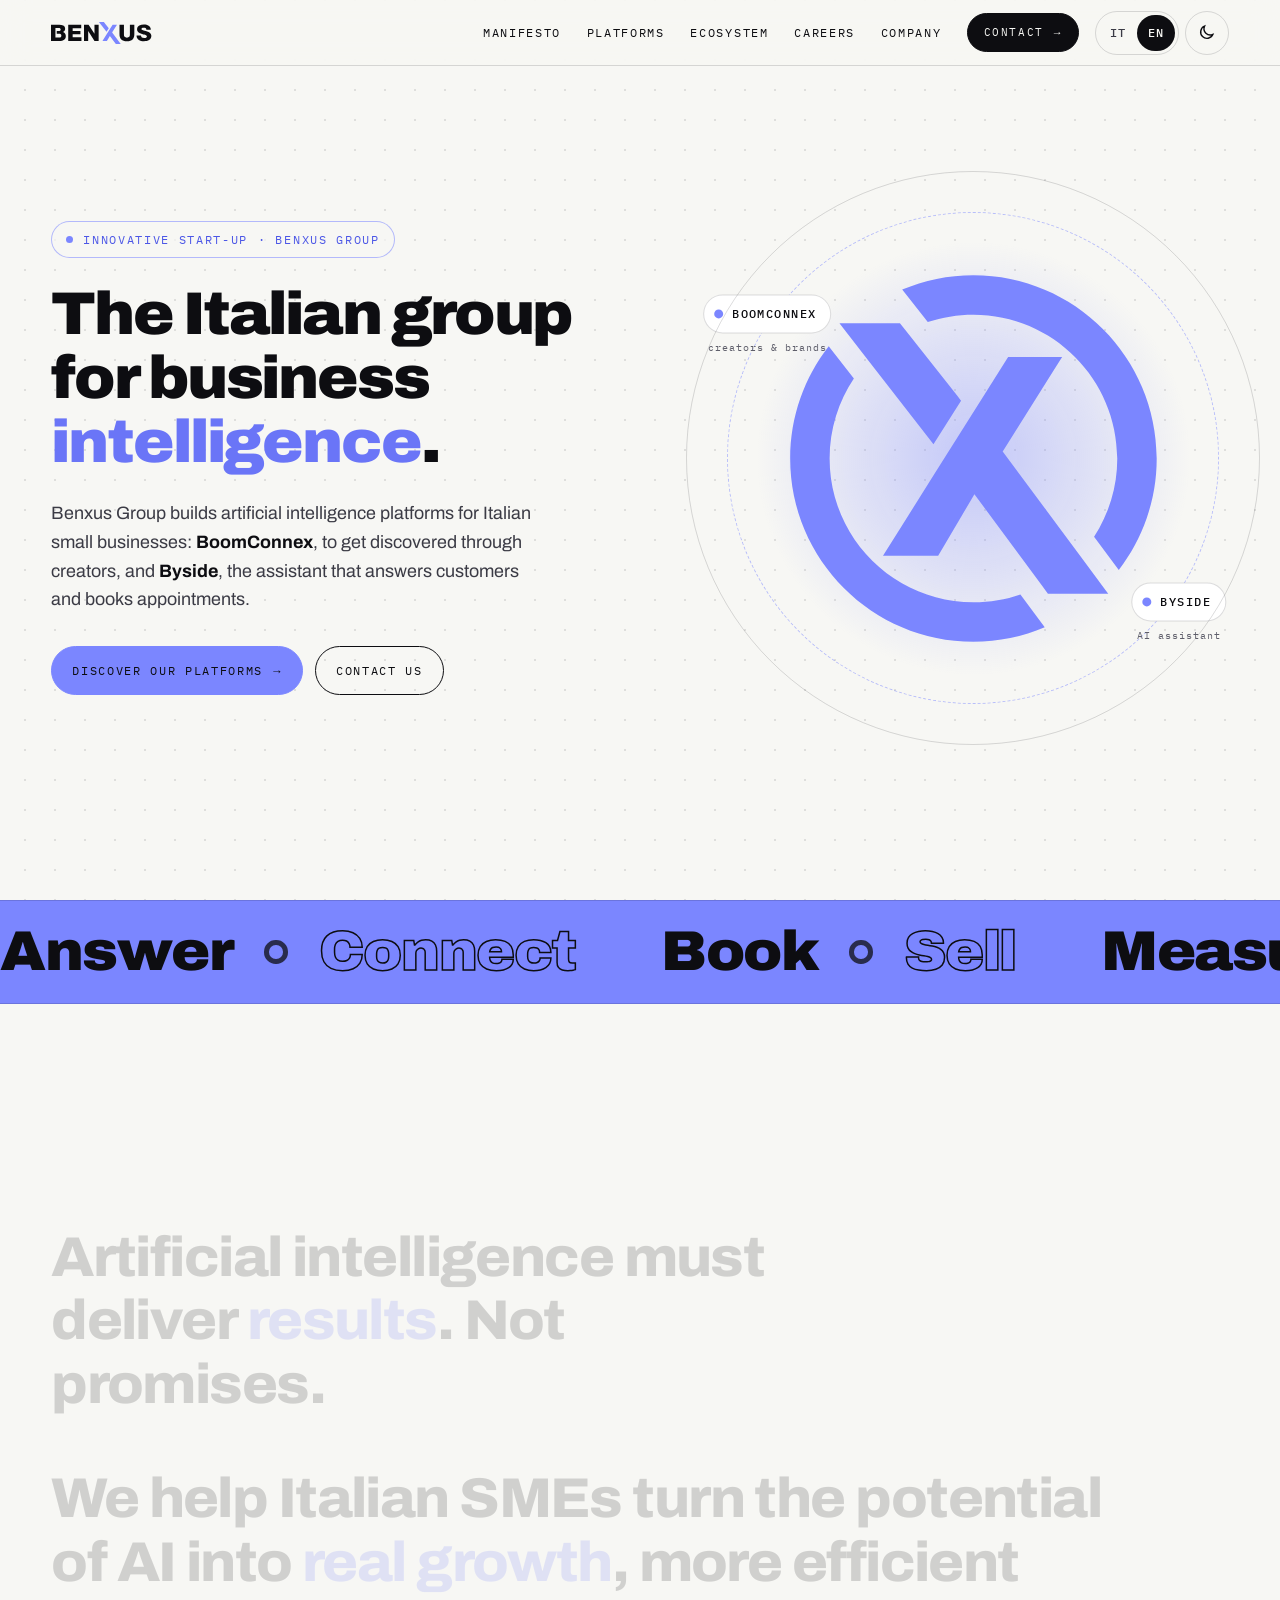
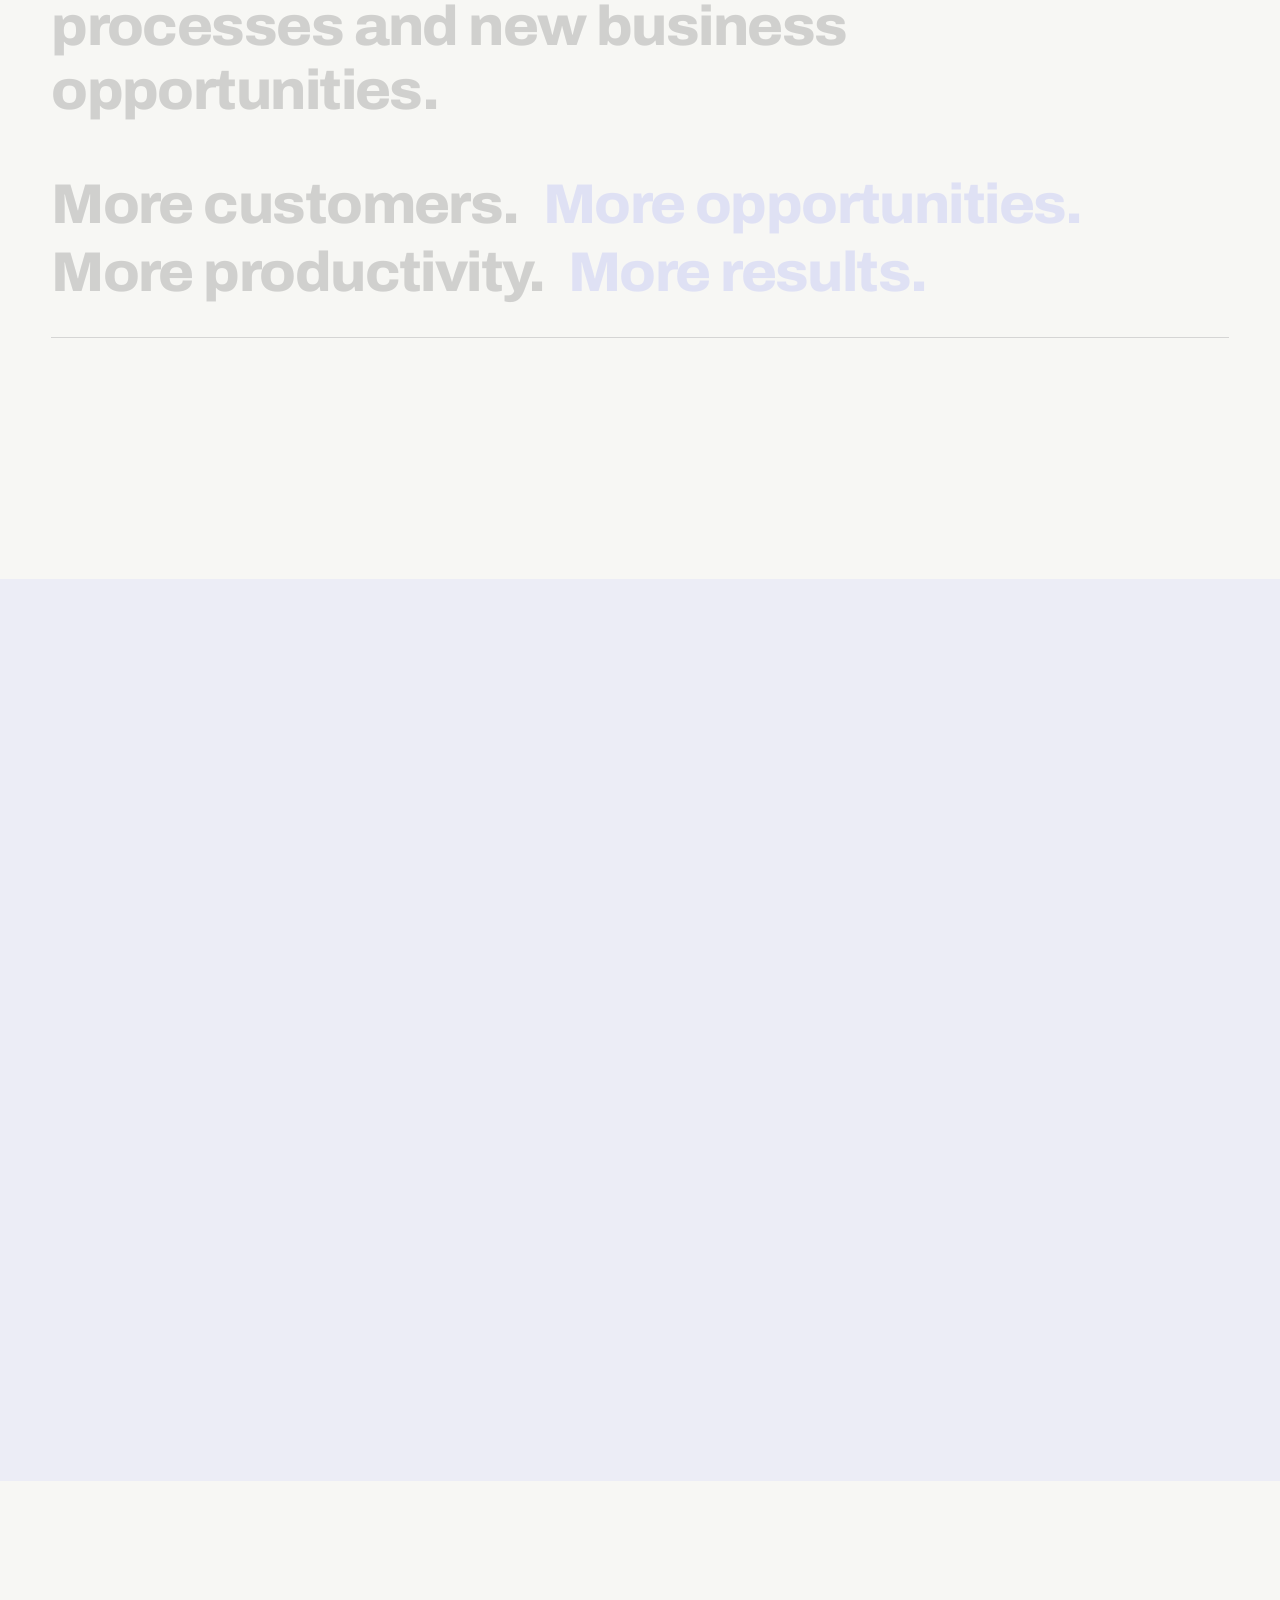
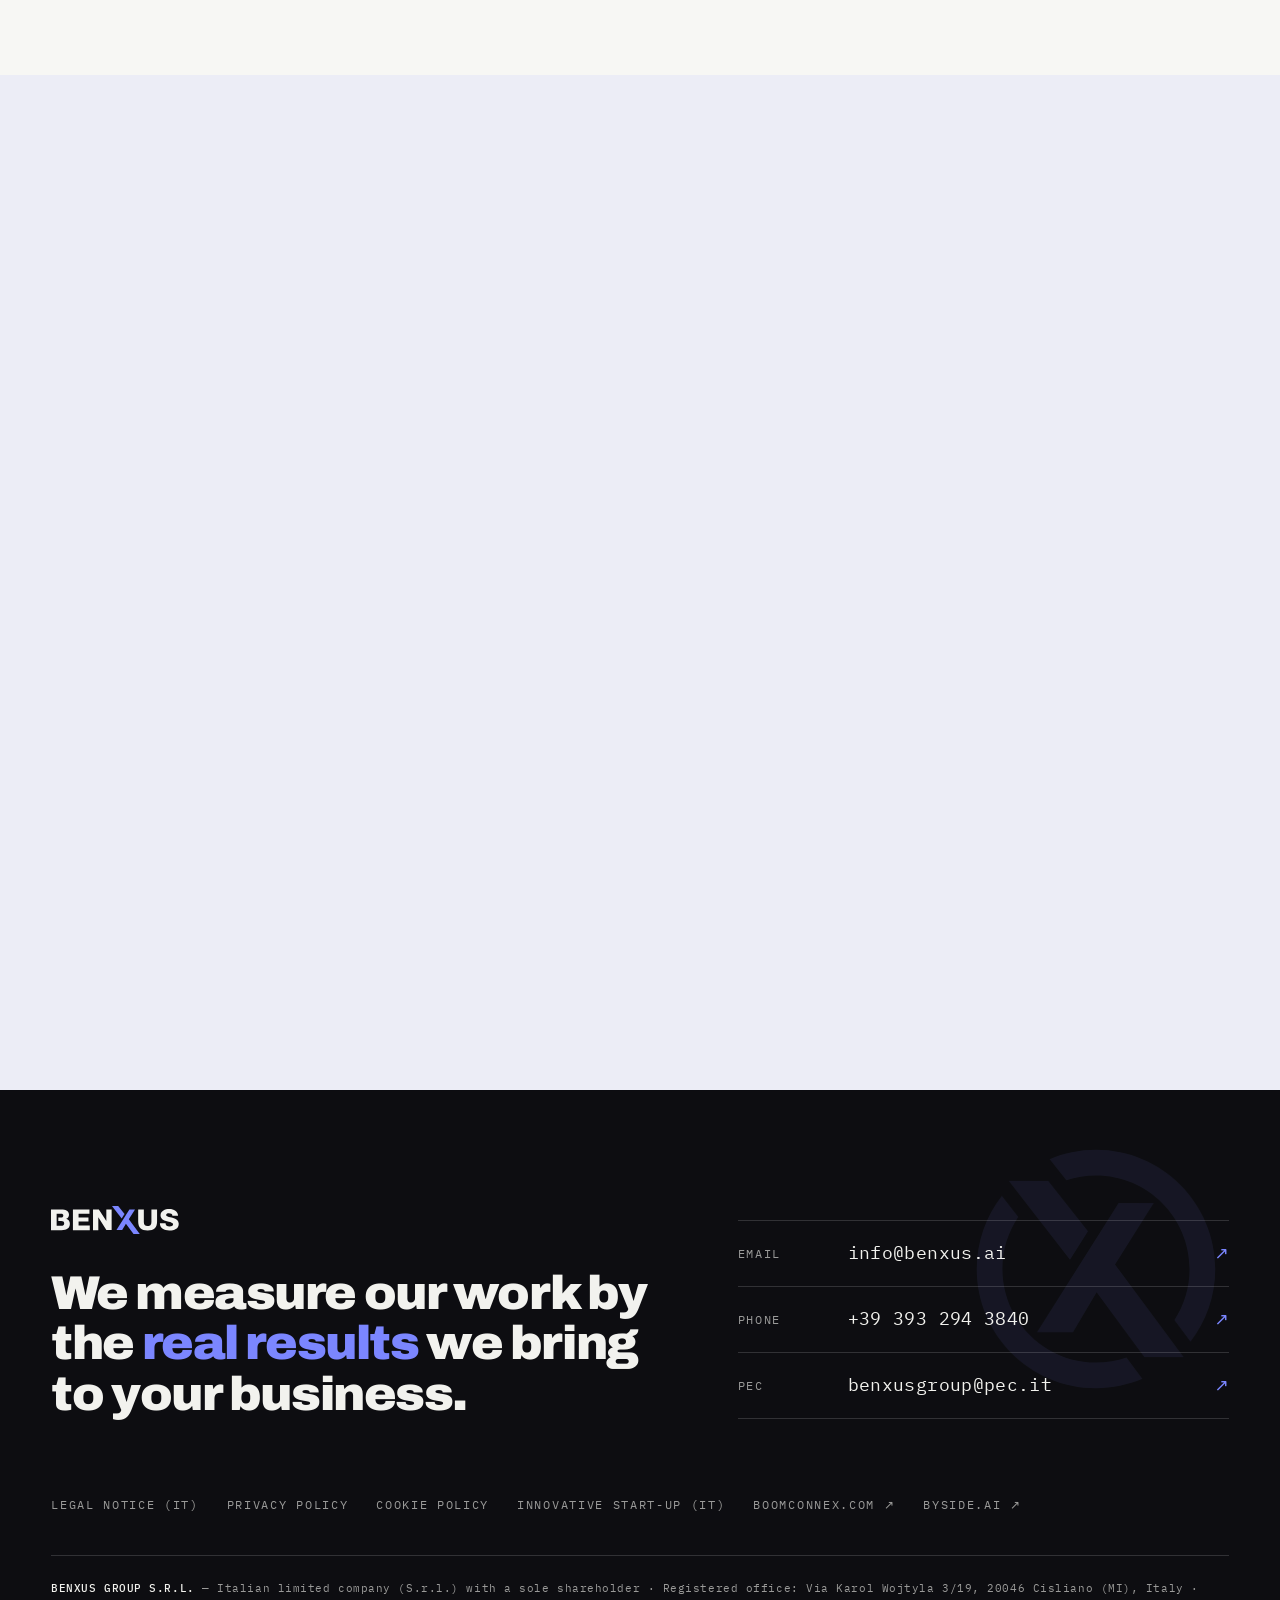
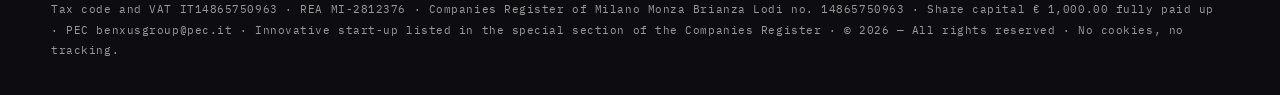
<file: en/index.html>
<!DOCTYPE html>
<html lang="en" data-theme="light">
<head>
<meta charset="UTF-8">
<meta name="viewport" content="width=device-width, initial-scale=1.0, viewport-fit=cover">
<meta http-equiv="Content-Security-Policy" content="default-src 'self'; script-src 'self'; style-src 'self'; img-src 'self'; font-src 'self'; connect-src 'none'; media-src 'none'; object-src 'none'; frame-src 'none'; worker-src 'none'; manifest-src 'self'; base-uri 'none'; form-action 'none'; upgrade-insecure-requests; require-trusted-types-for 'script'; trusted-types 'none'">
<meta name="referrer" content="strict-origin-when-cross-origin">
<title>Benxus Group — The Italian group for business intelligence</title>
<meta name="description" content="Benxus Group is an Italian innovative start-up building artificial intelligence platforms for small businesses: BoomConnex and Byside.">
<meta name="robots" content="index,follow">
<link rel="canonical" href="https://benxus.ai/en/">
<link rel="alternate" hreflang="it" href="https://benxus.ai/">
<link rel="alternate" hreflang="en" href="https://benxus.ai/en/">
<link rel="alternate" hreflang="x-default" href="https://benxus.ai/">
<meta name="theme-color" content="#F7F7F4">
<meta name="color-scheme" content="light dark">
<meta name="format-detection" content="telephone=no, date=no, address=no, email=no">
<meta name="apple-mobile-web-app-title" content="Benxus">
<meta name="application-name" content="Benxus">
<meta property="og:title" content="Benxus Group — The Italian group for business intelligence">
<meta property="og:description" content="Benxus Group is an Italian innovative start-up building artificial intelligence platforms for small businesses: BoomConnex and Byside.">
<meta property="og:type" content="website">
<meta property="og:url" content="https://benxus.ai/en/">
<meta property="og:site_name" content="Benxus Group">
<meta property="og:locale" content="en_GB">
<meta property="og:image" content="https://benxus.ai/og.png">
<meta property="og:image:width" content="1200">
<meta property="og:image:height" content="630">
<meta property="og:image:alt" content="Benxus">
<meta name="twitter:card" content="summary_large_image">
<link rel="icon" href="../favicon.svg" type="image/svg+xml">
<link rel="icon" href="../favicon-32.png" type="image/png" sizes="32x32">
<link rel="apple-touch-icon" href="../apple-touch-icon.png">
<link rel="manifest" href="../site.webmanifest">
<link rel="preload" href="../assets/fonts/archivo.woff2" as="font" type="font/woff2" crossorigin>
<link rel="stylesheet" href="../assets/css/site.css?v=20261111f">
<script src="../assets/js/boot.js?v=20261111f"></script>
<script src="../assets/js/site.js?v=20261111f" defer></script>
<script type="application/ld+json">
{
  "@context":"https://schema.org",
  "@type":"Organization",
  "@id":"https://benxus.ai/#org",
  "name":"Benxus Group S.r.l.",
  "legalName":"BENXUS GROUP S.R.L.",
  "alternateName":"Benxus Group",
  "url":"https://benxus.ai/",
  "logo":"https://benxus.ai/assets/brand/benxus-icon-512.png",
  "image":"https://benxus.ai/og.png",
  "email":"info@benxus.ai",
  "telephone":"+39 393 294 3840",
  "vatID":"IT14865750963",
  "taxID":"14865750963",
  "foundingDate":"2026-09-02",
  "founder":{"@type":"Person","name":"Corrado Mazzotta"},
  "description":"Benxus Group is an Italian innovative start-up building artificial intelligence platforms for small businesses: BoomConnex and Byside.",
  "address":{"@type":"PostalAddress","streetAddress":"Via Karol Wojtyla 3/19","postalCode":"20046","addressLocality":"Cisliano","addressRegion":"MI","addressCountry":"IT"},
  "contactPoint":[{"@type":"ContactPoint","contactType":"customer service","email":"info@benxus.ai","telephone":"+39 393 294 3840","availableLanguage":["it","en"]}],
  "brand":[{"@type":"Brand","name":"BoomConnex","url":"https://boomconnex.com"},{"@type":"Brand","name":"Byside","url":"https://byside.ai"}]
}
</script>
</head>
<body id="top">
<svg class="sprite" aria-hidden="true" focusable="false"><symbol id="mark" viewBox="251.89 251.89 1949.00 1948.99"><path class="m" d="M1226.39,257.89c-133.45,0-260.74,27.21-376.62,76.26l135.34,171.58c75.86-25.52,156.98-39.32,241.28-39.32,419.02,0,759.99,340.97,759.99,759.99,0,152.41-45.08,294.5-122.63,413.66l130.57,175.95c125.71-163.44,200.57-367.88,200.57-589.6,0-534-434.51-968.5-968.5-968.5Z"/><polygon class="m" points="1787.99 1737.95 1380.89 1189.45 1395.19 1167.71 1654.84 754.05 1695.15 689.91 1684.13 689.91 1604.5 689.91 1409.58 689.91 1285.77 886.61 1004.87 1332.93 854.14 1572.33 748.29 1740.53 857.61 1740.53 1040.02 1740.53 1231.55 1416.04 1586.33 1895.62 1619.89 1941 1879.44 1941 1938.72 1941 1913.99 1907.74 1787.99 1737.95"/><path class="m" d="M1226.39,1986.38c-137.52,0-266.6-36.74-378.01-100.78-228.08-131.36-381.98-377.61-381.98-659.21,0-155.99,47.26-301.16,128.19-422l-133.05-171.48c-127.59,164.03-203.65,370.07-203.65,593.47,0,534.1,434.51,968.5,968.5,968.5,133.55,0,260.84-27.21,376.72-76.26l-128.58-173.86c-77.75,27.01-161.25,41.6-248.13,41.6Z"/><polygon class="m" points="670.84 708.28 994.64 1125.41 1015.19 1151.92 1160.95 920.86 1140.1 894.35 871.71 554.37 837.95 511.58 573.64 511.58 518.23 511.58 541.76 541.96 670.84 708.28"/></symbol></svg>
<div class="progress" aria-hidden="true"></div>
<a class="salta mono" href="#contenuto">Skip to content</a>
<header class="site-header">
  <a class="logo-link" href="#top" aria-label="Benxus Group — back to top"><svg class="wordmark" viewBox="321.83 1028.12 1809.12 396.54" role="img" aria-label="Benxus Group"><title>Benxus Group</title><path class="wm-l" d="M536.22,1209.8c26.92-12.83,40.39-32.61,40.39-59.36s-11.89-47.48-35.66-59.77c-18.9-9.55-44.11-14.05-75.62-13.51h-143.5v292.69h147.37c79.91,0,119.87-30.29,119.87-90.88,0-16.64-4.73-31.24-14.18-43.8-9.45-12.28-22.34-20.74-38.67-25.38ZM465.76,1308.87h-64.02v-172.75h61.87c21.76,0,32.65,9.41,32.65,28.25,0,9.56-3.73,16.92-11.17,22.1-6.01,3.82-13.18,5.73-21.48,5.73h-38.11v49.53h40.26c28.64,0,42.96,11.46,42.96,34.39s-14.33,32.75-42.96,32.75Z"/><polygon class="wm-l" points="712.32 1248.69 852.45 1248.69 852.45 1189.74 712.32 1189.74 712.32 1138.58 866.63 1138.58 866.63 1077.58 632.4 1077.58 632.4 1369.86 870.93 1369.86 870.93 1304.36 712.32 1304.36 712.32 1248.69"/><polygon class="wm-l" points="1105.46 1077.58 1105.89 1241.54 999.34 1077.58 916.85 1077.58 916.85 1370.68 992.03 1370.68 992.03 1188.11 1105.89 1369.45 1180.65 1369.45 1180.65 1077.58 1105.46 1077.58"/><path class="wm-l" d="M1744.07,1253.6c0,19.38-4.01,33.57-12.03,42.57-8.59,9.56-22.49,14.33-41.68,14.33s-33.08-4.77-41.68-14.33c-8.02-9.01-12.03-23.19-12.03-42.57v-176.02h-79.91v171.52c0,42.85,10.74,74.64,32.22,95.38,21.76,21.02,55.57,31.52,101.4,31.52s79.77-10.5,101.83-31.52c21.19-20.74,31.79-52.53,31.79-95.38v-171.52h-79.91v176.02Z"/><path class="wm-l" d="M2042.01,1193.84c-6.02-1.64-16.9-4.23-32.65-7.78-12.89-3-22.34-5.46-28.36-7.37-18.62-5.73-27.93-13.51-27.93-23.33,0-16.64,12.89-24.97,38.67-24.97,13.75,0,25.2,2.6,34.37,7.78,10.59,6.28,15.61,15.42,15.04,27.43h79.91c0-30.56-12.89-54.44-38.67-71.64-22.63-15.01-50.7-22.51-84.21-22.51s-61.01,6.83-84.21,20.47c-27.22,16.11-40.82,38.89-40.82,68.36,0,24.29,9.59,43.67,28.79,58.13,13.17,9.82,33.51,18.56,61.01,26.2,40.29,10.75,60.56,16.1,60.8,16.05,18.18,6.54,27.28,15.39,27.28,26.53,0,10.1-5.16,17.74-15.47,22.92-8.88,4.64-20.05,6.96-33.51,6.96-37.24,0-56.57-15.15-58-45.44h-79.91c0,35.2,13.46,61.95,40.39,80.23,23.48,16.11,54.42,24.15,92.8,24.15s69.03-7.09,91.94-21.29c27.78-16.64,41.68-42.16,41.68-76.55,0-40.39-29.64-68.5-88.94-84.33Z"/><polygon class="wm-x" points="1363.32 1141.67 1273.71 1028.12 1185.01 1028.12 1322.87 1205.76 1363.32 1141.67"/><polygon class="wm-x" points="1424.31 1216.18 1428.28 1210.13 1511.5 1077.59 1508.45 1077.59 1432.28 1077.59 1248.83 1369.05 1329.75 1369.05 1382.9 1279.03 1490.63 1424.66 1579.07 1424.66 1424.31 1216.18"/></svg></a>
  <nav id="nav" class="nav mono" aria-label="Main navigation">
    <a href="#manifesto">Manifesto</a>
    <a href="#piattaforme">Platforms</a>
    <a href="#ecosistema">Ecosystem</a>
    <a href="#lavora">Careers</a>
    <a href="#azienda">Company</a>
    <a class="btn sm" href="#contatti">Contact <span class="arr" aria-hidden="true">→</span></a>
  </nav>
  <div class="tools">
    <div class="lang-sw mono" role="group" aria-label="Language"><a href="../" hreflang="it" lang="it" title="Versione italiana" data-lang-switch>IT</a><span class="on" aria-current="true" lang="en">EN</span></div>
    <button class="theme-btn" type="button"><svg class="moon" viewBox="0 0 24 24" aria-hidden="true"><path d="M20 14.5A8 8 0 0 1 9.5 4a8 8 0 1 0 10.5 10.5z"/></svg><svg class="sun" viewBox="0 0 24 24" aria-hidden="true"><circle cx="12" cy="12" r="4.2"/><path d="M12 2.5v2.2M12 19.3v2.2M2.5 12h2.2M19.3 12h2.2M5.3 5.3l1.6 1.6M17.1 17.1l1.6 1.6M5.3 18.7l1.6-1.6M17.1 6.9l1.6-1.6"/></svg></button>
    <button class="menu-btn" type="button" aria-expanded="false" aria-controls="nav" aria-label="Open menu"><span></span><span></span></button>
  </div>
</header>
<main id="contenuto">

  <section class="hero" aria-labelledby="titolo">
    <canvas class="field" aria-hidden="true"></canvas>
    <div class="hero-grid">
      <div class="hero-copy">
        <p class="badge mono"><span class="dot" aria-hidden="true"></span>Innovative start-up<span class="long"> · Benxus Group</span></p>
        <h1 id="titolo">
          <span class="ln"><span>The Italian group</span></span>
          <span class="ln"><span>for business</span></span>
          <span class="ln"><span><em>intelligence</em>.</span></span>
        </h1>
        <p class="sub">Benxus Group builds artificial intelligence platforms for Italian small businesses: <strong>BoomConnex</strong>, to get discovered through creators, and <strong>Byside</strong>, the assistant that answers customers and books appointments.</p>
        <div class="ctas">
          <a class="btn brand" href="#piattaforme" data-magnet>Discover our platforms <span class="arr" aria-hidden="true">→</span></a>
          <a class="btn ghost" href="#contatti" data-magnet>Contact us</a>
        </div>
      </div>
      <div class="hero-art">
        <div class="glow" aria-hidden="true"></div>
        <svg class="emblem" viewBox="251.89 251.89 1949.00 1948.99" role="img" aria-label="Benxus symbol"><g class="whole"><path class="m" d="M1226.39,257.89c-133.45,0-260.74,27.21-376.62,76.26l135.34,171.58c75.86-25.52,156.98-39.32,241.28-39.32,419.02,0,759.99,340.97,759.99,759.99,0,152.41-45.08,294.5-122.63,413.66l130.57,175.95c125.71-163.44,200.57-367.88,200.57-589.6,0-534-434.51-968.5-968.5-968.5Z"/><polygon class="m" points="1787.99 1737.95 1380.89 1189.45 1395.19 1167.71 1654.84 754.05 1695.15 689.91 1684.13 689.91 1604.5 689.91 1409.58 689.91 1285.77 886.61 1004.87 1332.93 854.14 1572.33 748.29 1740.53 857.61 1740.53 1040.02 1740.53 1231.55 1416.04 1586.33 1895.62 1619.89 1941 1879.44 1941 1938.72 1941 1913.99 1907.74 1787.99 1737.95"/><path class="m" d="M1226.39,1986.38c-137.52,0-266.6-36.74-378.01-100.78-228.08-131.36-381.98-377.61-381.98-659.21,0-155.99,47.26-301.16,128.19-422l-133.05-171.48c-127.59,164.03-203.65,370.07-203.65,593.47,0,534.1,434.51,968.5,968.5,968.5,133.55,0,260.84-27.21,376.72-76.26l-128.58-173.86c-77.75,27.01-161.25,41.6-248.13,41.6Z"/><polygon class="m" points="670.84 708.28 994.64 1125.41 1015.19 1151.92 1160.95 920.86 1140.1 894.35 871.71 554.37 837.95 511.58 573.64 511.58 518.23 511.58 541.76 541.96 670.84 708.28"/></g></svg>
        <div class="orbit">
          <a class="sat s1" href="https://boomconnex.com" target="_blank" rel="noopener noreferrer"><span><b>BoomConnex</b><small>creators & brands</small></span><span class="sr"> (opens in a new tab)</span></a>
          <a class="sat s2" href="https://byside.ai" target="_blank" rel="noopener noreferrer"><span><b>Byside</b><small>AI assistant</small></span><span class="sr"> (opens in a new tab)</span></a>
        </div>
      </div>
    </div>
  </section>

  <div class="ribbon" aria-hidden="true"><div class="track"><span>Answer</span><span class="o">Connect</span><span>Book</span><span class="o">Sell</span><span>Measure</span><span class="o">Grow</span><span>Answer</span><span class="o">Connect</span><span>Book</span><span class="o">Sell</span><span>Measure</span><span class="o">Grow</span></div></div>

  <section id="manifesto" aria-labelledby="h-manifesto">
    <div class="wrap">
      <div class="sec-head reveal"><svg class="tick mark" viewBox="0 0 1949.00 1948.99" aria-hidden="true" focusable="false"><use href="#mark" width="100%" height="100%"/></svg><h2 id="h-manifesto">Manifesto</h2><span class="num mono">01</span></div>
      <div class="manifesto" data-light>
        <p>Artificial intelligence must deliver <span class="accent">results</span>. Not promises.</p>
        <p>We help Italian SMEs turn the potential of AI into <span class="accent">real growth</span>, more efficient processes and new business opportunities.</p>
        <p class="mani-punch"><span>More customers.</span> <span>More opportunities.</span> <span>More productivity.</span> <span>More results.</span></p>
      </div>
      <p class="mani-mission reveal">Our mission is to maximise the value that artificial intelligence can create for every small Italian business.</p>
    </div>
  </section>

  <section id="piattaforme" class="alt" aria-labelledby="h-piattaforme">
    <div class="wrap">
      <div class="sec-head reveal"><svg class="tick mark" viewBox="0 0 1949.00 1948.99" aria-hidden="true" focusable="false"><use href="#mark" width="100%" height="100%"/></svg><h2 id="h-piattaforme">Our platforms</h2><span class="num mono">02</span></div>
      <div class="grid">
        <a class="card reveal" href="https://boomconnex.com" target="_blank" rel="noopener noreferrer">
          <span class="top"><span class="k mono">Creators & brands</span><span class="card-go" aria-hidden="true"><svg viewBox="0 0 24 24"><path d="M7 17 17 7M9 7h8v8"/></svg></span></span>
          <span class="h3" role="heading" aria-level="3">BoomConnex</span>
          <span class="p">The platform that connects local businesses, brands and creators. Campaign fees are held in guarantee and released only once the result is achieved: you pay for what works.</span>
          <span class="chips"><span>Creators & influencers</span><span>Guaranteed payment</span><span>Measurable results</span></span>
          <span class="domain mono">boomconnex.com<span class="sr"> (opens in a new tab)</span></span>
        </a>
        <a class="card reveal" href="https://byside.ai" target="_blank" rel="noopener noreferrer">
          <span class="top"><span class="k mono">AI assistant</span><span class="card-go" aria-hidden="true"><svg viewBox="0 0 24 24"><path d="M7 17 17 7M9 7h8v8"/></svg></span></span>
          <span class="h3" role="heading" aria-level="3">Byside</span>
          <span class="p">The virtual assistant that answers chats and phone calls, books appointments and sends confirmations and reminders, including on WhatsApp. No missed calls, no lost customers.</span>
          <span class="p for">For professional firms, garages, vets, beauty salons, estate agencies and many other sectors.</span>
          <span class="chips"><span>Chat & phone</span><span>Calendar</span><span>WhatsApp reminders</span></span>
          <span class="domain mono">byside.ai<span class="sr"> (opens in a new tab)</span></span>
        </a>
        <div class="card next reveal">
          <div>
            <svg class="plus mark" viewBox="0 0 1949.00 1948.99" aria-hidden="true" focusable="false"><use href="#mark" width="100%" height="100%"/></svg>
            <p class="mono">Our next platform<br>is under construction</p>
          </div>
        </div>
      </div>
    </div>
  </section>

  <section id="ecosistema" aria-labelledby="h-ecosistema">
    <div class="wrap">
      <div class="sec-head reveal"><svg class="tick mark" viewBox="0 0 1949.00 1948.99" aria-hidden="true" focusable="false"><use href="#mark" width="100%" height="100%"/></svg><h2 id="h-ecosistema">Ecosystem</h2><span class="num mono">03</span></div>
      <p class="big reveal">From first discovery to the <em>appointment</em> in the calendar.</p>
      <p class="lead reveal">Each platform covers a specific stage of the customer journey. Together they guide customers from start to finish, so no opportunity is lost.</p>
      <div class="eco">
        <div class="eco-card reveal"><p class="who mono">BoomConnex</p><h3>Getting discovered</h3><ul><li><h4>Visibility</h4><p>Creators introduce your business to their audience.</p></li><li><h4>For brands</h4><p>Direct contact with influencers, without agency fees.</p></li><li><h4>Guarantee</h4><p>The fee is held in guarantee and released only once the result is achieved.</p></li></ul></div>
        <div class="eco-card reveal"><p class="who mono">Byside</p><h3>Welcoming and booking</h3><ul><li><h4>Instant answers</h4><p>Chat or phone call: the AI assistant answers right away, at any time.</p></li><li><h4>Booking</h4><p>The appointment goes into the calendar, with automatic confirmations and reminders.</p></li></ul></div>
      </div>
    </div>
  </section>

  <section id="principi" class="alt" aria-labelledby="h-principi">
    <div class="wrap">
      <div class="sec-head reveal"><svg class="tick mark" viewBox="0 0 1949.00 1948.99" aria-hidden="true" focusable="false"><use href="#mark" width="100%" height="100%"/></svg><h2 id="h-principi">How we work</h2><span class="num mono">04</span></div>
      <div class="principi">
        <div class="pr reveal"><p class="n mono">— 01</p><h3 class="word">Results</h3><p>Every platform in the group delivers a measurable result, not just a software licence.</p></div>
        <div class="pr reveal"><p class="n mono">— 02</p><h3 class="word">Compliance</h3><p>We respect the EU AI Act and the GDPR by design: for us they are a guarantee for customers, not an obstacle.</p></div>
        <div class="pr reveal"><p class="n mono">— 03</p><h3 class="word">Scale</h3><p>Born for Italian businesses, designed to grow internationally.</p></div>
      </div>
    </div>
  </section>

  <section id="percorso" aria-labelledby="h-percorso">
    <div class="wrap">
      <div class="sec-head reveal"><svg class="tick mark" viewBox="0 0 1949.00 1948.99" aria-hidden="true" focusable="false"><use href="#mark" width="100%" height="100%"/></svg><h2 id="h-percorso">Our journey</h2><span class="num mono">05</span></div>
      <ol class="timeline">
        <li class="reveal"><p class="d mono">02 · 09 · 2026</p><p class="t">Incorporation</p><p class="s">Benxus Group S.r.l. is founded.</p></li>
        <li class="reveal"><p class="d mono">17 · 09 · 2026</p><p class="t">Companies Register</p><p class="s">Registered with the Companies Register of Milano Monza Brianza Lodi.</p></li>
        <li class="reveal"><p class="d mono">17 · 09 · 2026</p><p class="t">Innovative start-up</p><p class="s">Listed in the special section for innovative start-ups.</p></li>
        <li class="reveal live"><p class="d mono">Live</p><p class="t">Launch of the first platform</p><p class="s">The group's first product is on the market.</p></li>
        <li class="reveal live"><p class="d mono">Live</p><p class="t">Launch of the second platform</p><p class="s">The group's second product is on the market.</p></li>
        <li class="reveal future soon"><p class="d mono">Coming soon</p><p class="t">The third platform</p><p class="s">Under construction.</p></li>
      </ol>
    </div>
  </section>

  <section id="lavora" aria-labelledby="h-lavora">
    <div class="wrap">
      <div class="sec-head reveal"><svg class="tick mark" viewBox="0 0 1949.00 1948.99" aria-hidden="true" focusable="false"><use href="#mark" width="100%" height="100%"/></svg><h2 id="h-lavora">Careers</h2><span class="num mono">06</span></div>
      <div class="jobs">
        <div class="reveal">
          <p class="big">Build AI for <em>Italian businesses</em> with us.</p>
          <p class="lead">We are a growing innovative start-up. We are looking for practical, curious, results-driven people who want to see their work turn into real customers and revenue for SMEs.</p>
          <a class="btn brand job-cta" href="mailto:info@benxus.ai?subject=Application%20-%20Benxus%20Group" data-mail="info@benxus.ai" data-magnet>Send your application <span class="arr" aria-hidden="true">→</span></a>
          <div class="mail-alt"><span class="mono">Or</span><button class="btn sm ghost" type="button" data-copy="info@benxus.ai">Copy address</button><a class="btn sm ghost" href="https://mail.google.com/mail/?view=cm&amp;fs=1&amp;to=info@benxus.ai&amp;su=Application%20-%20Benxus%20Group" target="_blank" rel="noopener noreferrer">Gmail</a><a class="btn sm ghost" href="https://outlook.live.com/mail/0/deeplink/compose?to=info@benxus.ai&amp;subject=Application%20-%20Benxus%20Group" target="_blank" rel="noopener noreferrer">Outlook</a></div>
          <p class="job-note">Write to <a href="mailto:info@benxus.ai?subject=Application%20-%20Benxus%20Group" data-mail="info@benxus.ai">info@benxus.ai</a> with your CV and a few lines about yourself. We reply to every application that matches what we are looking for. <a href="privacy.html#p-cand">How we handle your data</a>.</p>
        </div>
        <ul class="roles reveal" aria-label="Areas where we are hiring">
          <li><span class="rn mono">01</span><div><h3>Software & AI development</h3><p>Developers, engineers and AI enthusiasts to build our platforms.</p></div></li>
          <li><span class="rn mono">02</span><div><h3>Sales & partnerships</h3><p>Sales people and partners to bring our solutions to small businesses across Italy.</p></div></li>
          <li><span class="rn mono">03</span><div><h3>Marketing & content</h3><p>Creatives, creators and marketers to explain what AI can do for businesses.</p></div></li>
          <li><span class="rn mono">04</span><div><h3>Open application</h3><p>Can't find your role? Write to us anyway: we carefully consider every profile.</p></div></li>
        </ul>
      </div>
    </div>
  </section>

  <section id="azienda" class="alt" aria-labelledby="h-azienda">
    <div class="wrap">
      <div class="sec-head reveal"><svg class="tick mark" viewBox="0 0 1949.00 1948.99" aria-hidden="true" focusable="false"><use href="#mark" width="100%" height="100%"/></svg><h2 id="h-azienda">Company information</h2><span class="num mono">07</span></div>
      <div class="registry">
        <div class="reveal">
          <p class="big">Company details, <em>in full</em>.</p>
          <p class="lead">Below are the identification details of Benxus Group S.r.l. as recorded in the Italian Companies Register, available to customers, suppliers and partners for contracts, invoicing and checks.</p>
          <div class="reg-links">
            <a href="../startup-innovativa.html"><span>Innovative start-up information (Italian)</span><span class="arr" aria-hidden="true">→</span></a>
            <a href="../note-legali.html"><span>Legal notice (Italian)</span><span class="arr" aria-hidden="true">→</span></a>
            <a href="privacy.html"><span>Privacy policy</span><span class="arr" aria-hidden="true">→</span></a>
            <a href="cookie.html"><span>Cookie policy</span><span class="arr" aria-hidden="true">→</span></a>
          </div>
        </div>
        <ul class="reg-table reveal" aria-label="Company details">
          <li class="reg-row"><span class="lb mono">Company name</span><span class="vl">BENXUS GROUP S.R.L.</span><span></span></li>
          <li class="reg-row"><span class="lb mono">Legal form</span><span class="vl">S.r.l. (limited company), sole shareholder</span><span></span></li>
          <li class="reg-row"><span class="lb mono">Registered office</span><span class="vl">Via Karol Wojtyla 3/19, 20046 Cisliano (MI), Italy</span><button class="copy" type="button" data-copy="Via Karol Wojtyla 3/19, 20046 Cisliano (MI), Italy" aria-label="Copy Registered office">Copy</button></li>
          <li class="reg-row"><span class="lb mono">VAT number</span><span class="vl">IT14865750963</span><button class="copy" type="button" data-copy="IT14865750963" aria-label="Copy VAT number">Copy</button></li>
          <li class="reg-row"><span class="lb mono">Tax code</span><span class="vl">14865750963</span><button class="copy" type="button" data-copy="14865750963" aria-label="Copy Tax code">Copy</button></li>
          <li class="reg-row"><span class="lb mono">REA number</span><span class="vl">MI-2812376</span><button class="copy" type="button" data-copy="MI-2812376" aria-label="Copy REA number">Copy</button></li>
          <li class="reg-row"><span class="lb mono">Companies Register</span><span class="vl">Milano Monza Brianza Lodi</span><span></span></li>
          <li class="reg-row"><span class="lb mono">Share capital</span><span class="vl">€ 1,000.00 fully paid up</span><span></span></li>
          <li class="reg-row"><span class="lb mono">Certified email (PEC)</span><span class="vl">benxusgroup@pec.it</span><button class="copy" type="button" data-copy="benxusgroup@pec.it" aria-label="Copy Certified email (PEC)">Copy</button></li>
          <li class="reg-row"><span class="lb mono">Status</span><span class="vl">Innovative start-up — special section</span><span></span></li>
        </ul>
      </div>
    </div>
  </section>

</main>
<footer class="site-footer" id="contatti">
  <div class="foot-grid">
    <div>
      <svg class="foot-logo" viewBox="321.83 1028.12 1809.12 396.54" role="img" aria-label="Benxus"><title>Benxus</title><path class="wm-l" d="M536.22,1209.8c26.92-12.83,40.39-32.61,40.39-59.36s-11.89-47.48-35.66-59.77c-18.9-9.55-44.11-14.05-75.62-13.51h-143.5v292.69h147.37c79.91,0,119.87-30.29,119.87-90.88,0-16.64-4.73-31.24-14.18-43.8-9.45-12.28-22.34-20.74-38.67-25.38ZM465.76,1308.87h-64.02v-172.75h61.87c21.76,0,32.65,9.41,32.65,28.25,0,9.56-3.73,16.92-11.17,22.1-6.01,3.82-13.18,5.73-21.48,5.73h-38.11v49.53h40.26c28.64,0,42.96,11.46,42.96,34.39s-14.33,32.75-42.96,32.75Z"/><polygon class="wm-l" points="712.32 1248.69 852.45 1248.69 852.45 1189.74 712.32 1189.74 712.32 1138.58 866.63 1138.58 866.63 1077.58 632.4 1077.58 632.4 1369.86 870.93 1369.86 870.93 1304.36 712.32 1304.36 712.32 1248.69"/><polygon class="wm-l" points="1105.46 1077.58 1105.89 1241.54 999.34 1077.58 916.85 1077.58 916.85 1370.68 992.03 1370.68 992.03 1188.11 1105.89 1369.45 1180.65 1369.45 1180.65 1077.58 1105.46 1077.58"/><path class="wm-l" d="M1744.07,1253.6c0,19.38-4.01,33.57-12.03,42.57-8.59,9.56-22.49,14.33-41.68,14.33s-33.08-4.77-41.68-14.33c-8.02-9.01-12.03-23.19-12.03-42.57v-176.02h-79.91v171.52c0,42.85,10.74,74.64,32.22,95.38,21.76,21.02,55.57,31.52,101.4,31.52s79.77-10.5,101.83-31.52c21.19-20.74,31.79-52.53,31.79-95.38v-171.52h-79.91v176.02Z"/><path class="wm-l" d="M2042.01,1193.84c-6.02-1.64-16.9-4.23-32.65-7.78-12.89-3-22.34-5.46-28.36-7.37-18.62-5.73-27.93-13.51-27.93-23.33,0-16.64,12.89-24.97,38.67-24.97,13.75,0,25.2,2.6,34.37,7.78,10.59,6.28,15.61,15.42,15.04,27.43h79.91c0-30.56-12.89-54.44-38.67-71.64-22.63-15.01-50.7-22.51-84.21-22.51s-61.01,6.83-84.21,20.47c-27.22,16.11-40.82,38.89-40.82,68.36,0,24.29,9.59,43.67,28.79,58.13,13.17,9.82,33.51,18.56,61.01,26.2,40.29,10.75,60.56,16.1,60.8,16.05,18.18,6.54,27.28,15.39,27.28,26.53,0,10.1-5.16,17.74-15.47,22.92-8.88,4.64-20.05,6.96-33.51,6.96-37.24,0-56.57-15.15-58-45.44h-79.91c0,35.2,13.46,61.95,40.39,80.23,23.48,16.11,54.42,24.15,92.8,24.15s69.03-7.09,91.94-21.29c27.78-16.64,41.68-42.16,41.68-76.55,0-40.39-29.64-68.5-88.94-84.33Z"/><polygon class="wm-x" points="1363.32 1141.67 1273.71 1028.12 1185.01 1028.12 1322.87 1205.76 1363.32 1141.67"/><polygon class="wm-x" points="1424.31 1216.18 1428.28 1210.13 1511.5 1077.59 1508.45 1077.59 1432.28 1077.59 1248.83 1369.05 1329.75 1369.05 1382.9 1279.03 1490.63 1424.66 1579.07 1424.66 1424.31 1216.18"/></svg>
      <h2>We measure our work by the <em>real results</em> we bring to your business.</h2>
    </div>
    <div class="contact">
      <a href="mailto:info@benxus.ai" data-mail="info@benxus.ai"><span class="l mono">Email</span><span class="v">info@benxus.ai</span><span class="arr" aria-hidden="true">↗</span></a>
      <a href="tel:+393932943840"><span class="l mono">Phone</span><span class="v">+39 393 294 3840</span><span class="arr" aria-hidden="true">↗</span></a>
      <a href="mailto:benxusgroup@pec.it" data-mail="benxusgroup@pec.it"><span class="l mono">PEC</span><span class="v">benxusgroup@pec.it</span><span class="arr" aria-hidden="true">↗</span></a>
    </div>
  </div>
  <nav class="foot-links mono" aria-label="Legal information">
    <a href="../note-legali.html">Legal notice (IT)</a>
    <a href="privacy.html">Privacy policy</a>
    <a href="cookie.html">Cookie policy</a>
    <a href="../startup-innovativa.html">Innovative start-up (IT)</a>
    <a href="https://boomconnex.com" target="_blank" rel="noopener noreferrer">boomconnex.com ↗</a>
    <a href="https://byside.ai" target="_blank" rel="noopener noreferrer">byside.ai ↗</a>
  </nav>
  <p class="legal"><strong>BENXUS GROUP S.R.L.</strong> — Italian limited company (S.r.l.) with a sole shareholder · Registered office: Via Karol Wojtyla 3/19, 20046 Cisliano (MI), Italy · Tax code and VAT IT14865750963 · REA MI-2812376 · Companies Register of Milano Monza Brianza Lodi no. 14865750963 · Share capital € 1,000.00 fully paid up · PEC benxusgroup@pec.it · Innovative start-up listed in the special section of the Companies Register · © <span data-year>2026</span> — All rights reserved · No cookies, no tracking.</p>
  <svg class="foot-mark mark" viewBox="0 0 1949.00 1948.99" aria-hidden="true" focusable="false"><use href="#mark" width="100%" height="100%"/></svg>
  <a class="to-top" href="#top" aria-label="Back to top"><svg viewBox="0 0 24 24" aria-hidden="true"><path d="M12 19V5M5.5 11.5 12 5l6.5 6.5"/></svg></a>
</footer>
</body>
</html>
</file>
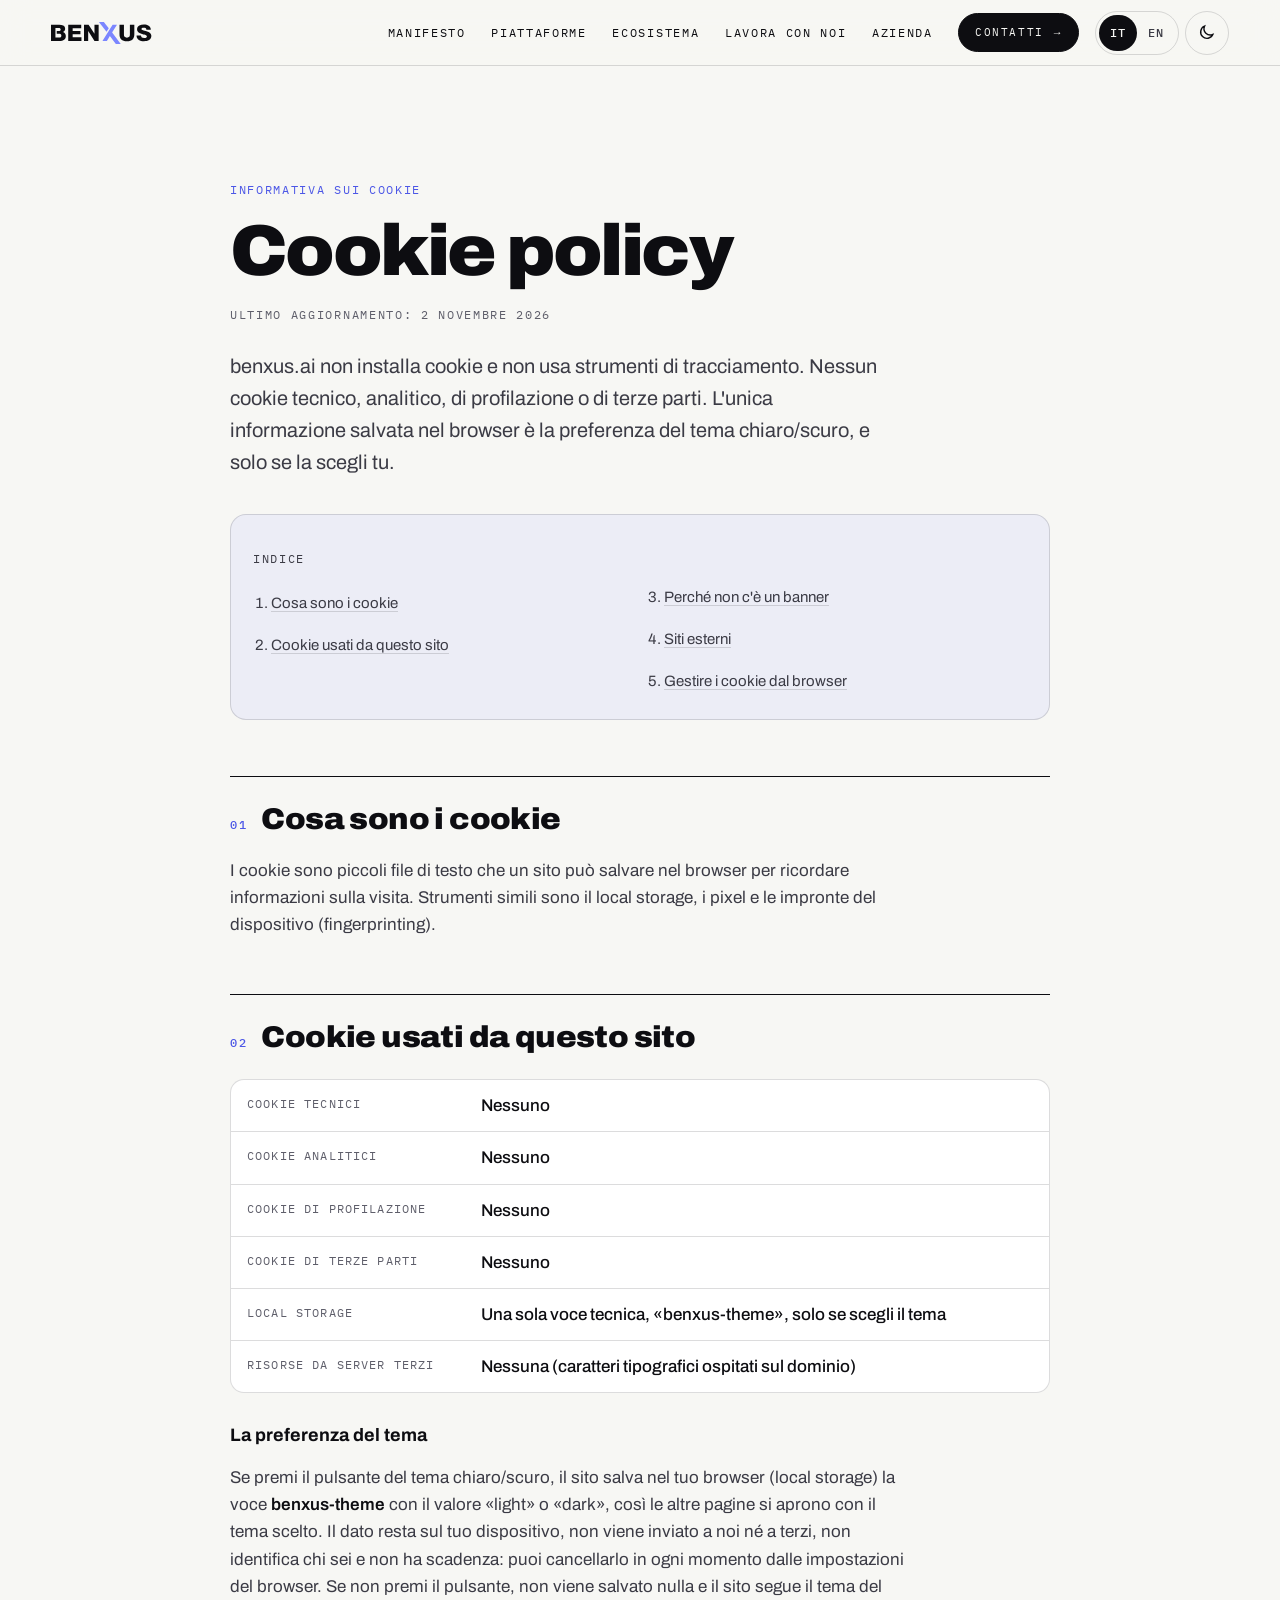
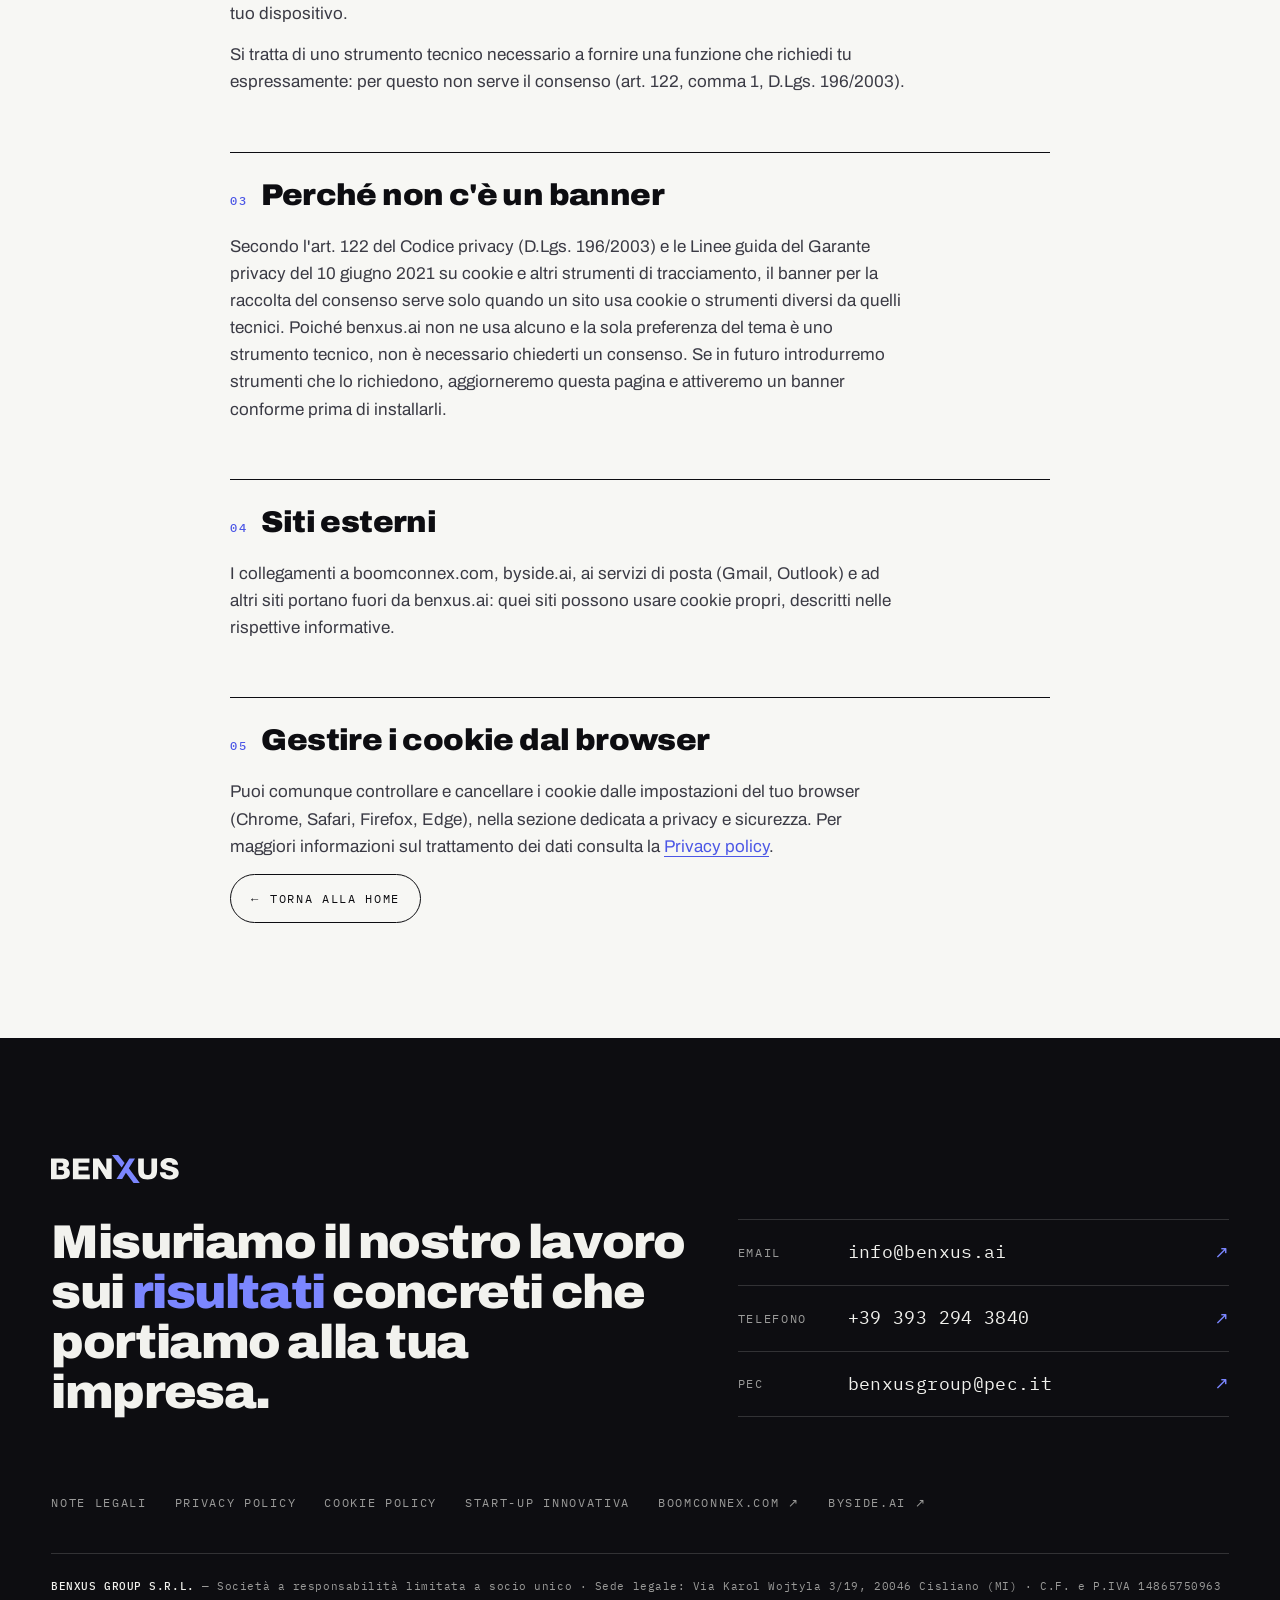
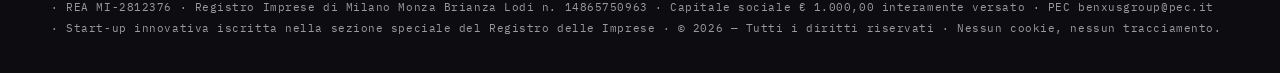
<file: cookie.html>
<!DOCTYPE html>
<html lang="it" data-theme="light">
<head>
<meta charset="UTF-8">
<meta name="viewport" content="width=device-width, initial-scale=1.0, viewport-fit=cover">
<meta http-equiv="Content-Security-Policy" content="default-src 'self'; script-src 'self'; style-src 'self'; img-src 'self'; font-src 'self'; connect-src 'none'; media-src 'none'; object-src 'none'; frame-src 'none'; worker-src 'none'; manifest-src 'self'; base-uri 'none'; form-action 'none'; upgrade-insecure-requests; require-trusted-types-for 'script'; trusted-types 'none'">
<meta name="referrer" content="strict-origin-when-cross-origin">
<title>Cookie policy — Benxus Group</title>
<meta name="description" content="Cookie policy di benxus.ai: il sito non usa cookie né strumenti di tracciamento.">
<meta name="robots" content="index,follow">
<link rel="canonical" href="https://benxus.ai/cookie.html">
<link rel="alternate" hreflang="it" href="https://benxus.ai/cookie.html">
<link rel="alternate" hreflang="en" href="https://benxus.ai/en/cookie.html">
<link rel="alternate" hreflang="x-default" href="https://benxus.ai/cookie.html">
<meta name="theme-color" content="#F7F7F4">
<meta name="color-scheme" content="light dark">
<meta name="format-detection" content="telephone=no, date=no, address=no, email=no">
<meta name="apple-mobile-web-app-title" content="Benxus">
<meta name="application-name" content="Benxus">
<meta property="og:title" content="Cookie policy — Benxus Group">
<meta property="og:description" content="Cookie policy di benxus.ai: il sito non usa cookie né strumenti di tracciamento.">
<meta property="og:type" content="website">
<meta property="og:url" content="https://benxus.ai/cookie.html">
<meta property="og:site_name" content="Benxus Group">
<meta property="og:locale" content="it_IT">
<meta property="og:image" content="https://benxus.ai/og.png">
<meta property="og:image:width" content="1200">
<meta property="og:image:height" content="630">
<meta property="og:image:alt" content="Benxus">
<meta name="twitter:card" content="summary_large_image">
<link rel="icon" href="favicon.svg" type="image/svg+xml">
<link rel="icon" href="favicon-32.png" type="image/png" sizes="32x32">
<link rel="apple-touch-icon" href="apple-touch-icon.png">
<link rel="manifest" href="site.webmanifest">
<link rel="preload" href="assets/fonts/archivo.woff2" as="font" type="font/woff2" crossorigin>
<link rel="stylesheet" href="assets/css/site.css?v=20261111f">
<script src="assets/js/boot.js?v=20261111f"></script>
<script src="assets/js/site.js?v=20261111f" defer></script>
</head>
<body id="top">
<svg class="sprite" aria-hidden="true" focusable="false"><symbol id="mark" viewBox="251.89 251.89 1949.00 1948.99"><path class="m" d="M1226.39,257.89c-133.45,0-260.74,27.21-376.62,76.26l135.34,171.58c75.86-25.52,156.98-39.32,241.28-39.32,419.02,0,759.99,340.97,759.99,759.99,0,152.41-45.08,294.5-122.63,413.66l130.57,175.95c125.71-163.44,200.57-367.88,200.57-589.6,0-534-434.51-968.5-968.5-968.5Z"/><polygon class="m" points="1787.99 1737.95 1380.89 1189.45 1395.19 1167.71 1654.84 754.05 1695.15 689.91 1684.13 689.91 1604.5 689.91 1409.58 689.91 1285.77 886.61 1004.87 1332.93 854.14 1572.33 748.29 1740.53 857.61 1740.53 1040.02 1740.53 1231.55 1416.04 1586.33 1895.62 1619.89 1941 1879.44 1941 1938.72 1941 1913.99 1907.74 1787.99 1737.95"/><path class="m" d="M1226.39,1986.38c-137.52,0-266.6-36.74-378.01-100.78-228.08-131.36-381.98-377.61-381.98-659.21,0-155.99,47.26-301.16,128.19-422l-133.05-171.48c-127.59,164.03-203.65,370.07-203.65,593.47,0,534.1,434.51,968.5,968.5,968.5,133.55,0,260.84-27.21,376.72-76.26l-128.58-173.86c-77.75,27.01-161.25,41.6-248.13,41.6Z"/><polygon class="m" points="670.84 708.28 994.64 1125.41 1015.19 1151.92 1160.95 920.86 1140.1 894.35 871.71 554.37 837.95 511.58 573.64 511.58 518.23 511.58 541.76 541.96 670.84 708.28"/></symbol></svg>
<div class="progress" aria-hidden="true"></div>
<a class="salta mono" href="#contenuto">Vai al contenuto</a>
<header class="site-header">
  <a class="logo-link" href="index.html#top" aria-label="Benxus Group — torna all'inizio"><svg class="wordmark" viewBox="321.83 1028.12 1809.12 396.54" role="img" aria-label="Benxus Group"><title>Benxus Group</title><path class="wm-l" d="M536.22,1209.8c26.92-12.83,40.39-32.61,40.39-59.36s-11.89-47.48-35.66-59.77c-18.9-9.55-44.11-14.05-75.62-13.51h-143.5v292.69h147.37c79.91,0,119.87-30.29,119.87-90.88,0-16.64-4.73-31.24-14.18-43.8-9.45-12.28-22.34-20.74-38.67-25.38ZM465.76,1308.87h-64.02v-172.75h61.87c21.76,0,32.65,9.41,32.65,28.25,0,9.56-3.73,16.92-11.17,22.1-6.01,3.82-13.18,5.73-21.48,5.73h-38.11v49.53h40.26c28.64,0,42.96,11.46,42.96,34.39s-14.33,32.75-42.96,32.75Z"/><polygon class="wm-l" points="712.32 1248.69 852.45 1248.69 852.45 1189.74 712.32 1189.74 712.32 1138.58 866.63 1138.58 866.63 1077.58 632.4 1077.58 632.4 1369.86 870.93 1369.86 870.93 1304.36 712.32 1304.36 712.32 1248.69"/><polygon class="wm-l" points="1105.46 1077.58 1105.89 1241.54 999.34 1077.58 916.85 1077.58 916.85 1370.68 992.03 1370.68 992.03 1188.11 1105.89 1369.45 1180.65 1369.45 1180.65 1077.58 1105.46 1077.58"/><path class="wm-l" d="M1744.07,1253.6c0,19.38-4.01,33.57-12.03,42.57-8.59,9.56-22.49,14.33-41.68,14.33s-33.08-4.77-41.68-14.33c-8.02-9.01-12.03-23.19-12.03-42.57v-176.02h-79.91v171.52c0,42.85,10.74,74.64,32.22,95.38,21.76,21.02,55.57,31.52,101.4,31.52s79.77-10.5,101.83-31.52c21.19-20.74,31.79-52.53,31.79-95.38v-171.52h-79.91v176.02Z"/><path class="wm-l" d="M2042.01,1193.84c-6.02-1.64-16.9-4.23-32.65-7.78-12.89-3-22.34-5.46-28.36-7.37-18.62-5.73-27.93-13.51-27.93-23.33,0-16.64,12.89-24.97,38.67-24.97,13.75,0,25.2,2.6,34.37,7.78,10.59,6.28,15.61,15.42,15.04,27.43h79.91c0-30.56-12.89-54.44-38.67-71.64-22.63-15.01-50.7-22.51-84.21-22.51s-61.01,6.83-84.21,20.47c-27.22,16.11-40.82,38.89-40.82,68.36,0,24.29,9.59,43.67,28.79,58.13,13.17,9.82,33.51,18.56,61.01,26.2,40.29,10.75,60.56,16.1,60.8,16.05,18.18,6.54,27.28,15.39,27.28,26.53,0,10.1-5.16,17.74-15.47,22.92-8.88,4.64-20.05,6.96-33.51,6.96-37.24,0-56.57-15.15-58-45.44h-79.91c0,35.2,13.46,61.95,40.39,80.23,23.48,16.11,54.42,24.15,92.8,24.15s69.03-7.09,91.94-21.29c27.78-16.64,41.68-42.16,41.68-76.55,0-40.39-29.64-68.5-88.94-84.33Z"/><polygon class="wm-x" points="1363.32 1141.67 1273.71 1028.12 1185.01 1028.12 1322.87 1205.76 1363.32 1141.67"/><polygon class="wm-x" points="1424.31 1216.18 1428.28 1210.13 1511.5 1077.59 1508.45 1077.59 1432.28 1077.59 1248.83 1369.05 1329.75 1369.05 1382.9 1279.03 1490.63 1424.66 1579.07 1424.66 1424.31 1216.18"/></svg></a>
  <nav id="nav" class="nav mono" aria-label="Navigazione principale">
    <a href="index.html#manifesto">Manifesto</a>
    <a href="index.html#piattaforme">Piattaforme</a>
    <a href="index.html#ecosistema">Ecosistema</a>
    <a href="index.html#lavora">Lavora con noi</a>
    <a href="index.html#azienda">Azienda</a>
    <a class="btn sm" href="index.html#contatti">Contatti <span class="arr" aria-hidden="true">→</span></a>
  </nav>
  <div class="tools">
    <div class="lang-sw mono" role="group" aria-label="Lingua"><span class="on" aria-current="true" lang="it">IT</span><a href="en/cookie.html" hreflang="en" lang="en" title="English version" data-lang-switch>EN</a></div>
    <button class="theme-btn" type="button"><svg class="moon" viewBox="0 0 24 24" aria-hidden="true"><path d="M20 14.5A8 8 0 0 1 9.5 4a8 8 0 1 0 10.5 10.5z"/></svg><svg class="sun" viewBox="0 0 24 24" aria-hidden="true"><circle cx="12" cy="12" r="4.2"/><path d="M12 2.5v2.2M12 19.3v2.2M2.5 12h2.2M19.3 12h2.2M5.3 5.3l1.6 1.6M17.1 17.1l1.6 1.6M5.3 18.7l1.6-1.6M17.1 6.9l1.6-1.6"/></svg></button>
    <button class="menu-btn" type="button" aria-expanded="false" aria-controls="nav" aria-label="Apri il menu"><span></span><span></span></button>
  </div>
</header>

<main id="contenuto" class="doc">
  <div class="wrap">
    <p class="kicker mono">Informativa sui cookie</p>
    <h1>Cookie policy</h1>
    <p class="upd mono">Ultimo aggiornamento: 2 novembre 2026</p>
    <p class="intro">benxus.ai non installa cookie e non usa strumenti di tracciamento. Nessun cookie tecnico, analitico, di profilazione o di terze parti. L'unica informazione salvata nel browser è la preferenza del tema chiaro/scuro, e solo se la scegli tu.</p>
<nav class="toc" aria-label="Indice"><p class="mono">Indice</p><ol><li><a href="#c-cosa">Cosa sono i cookie</a></li><li><a href="#c-noi">Cookie usati da questo sito</a></li><li><a href="#c-banner">Perché non c'è un banner</a></li><li><a href="#c-terzi">Siti esterni</a></li><li><a href="#c-browser">Gestire i cookie dal browser</a></li></ol></nav><h2 id="c-cosa"><span class="n">01</span>Cosa sono i cookie</h2><p>I cookie sono piccoli file di testo che un sito può salvare nel browser per ricordare informazioni sulla visita. Strumenti simili sono il local storage, i pixel e le impronte del dispositivo (fingerprinting).</p><h2 id="c-noi"><span class="n">02</span>Cookie usati da questo sito</h2><dl class="kv"><div><dt>Cookie tecnici</dt><dd>Nessuno</dd></div><div><dt>Cookie analitici</dt><dd>Nessuno</dd></div><div><dt>Cookie di profilazione</dt><dd>Nessuno</dd></div><div><dt>Cookie di terze parti</dt><dd>Nessuno</dd></div><div><dt>Local storage</dt><dd>Una sola voce tecnica, «benxus-theme», solo se scegli il tema</dd></div><div><dt>Risorse da server terzi</dt><dd>Nessuna (caratteri tipografici ospitati sul dominio)</dd></div></dl><h3>La preferenza del tema</h3><p>Se premi il pulsante del tema chiaro/scuro, il sito salva nel tuo browser (local storage) la voce <strong>benxus-theme</strong> con il valore «light» o «dark», così le altre pagine si aprono con il tema scelto. Il dato resta sul tuo dispositivo, non viene inviato a noi né a terzi, non identifica chi sei e non ha scadenza: puoi cancellarlo in ogni momento dalle impostazioni del browser. Se non premi il pulsante, non viene salvato nulla e il sito segue il tema del tuo dispositivo.</p><p>Si tratta di uno strumento tecnico necessario a fornire una funzione che richiedi tu espressamente: per questo non serve il consenso (art. 122, comma 1, D.Lgs. 196/2003).</p><h2 id="c-banner"><span class="n">03</span>Perché non c'è un banner</h2><p>Secondo l'art. 122 del Codice privacy (D.Lgs. 196/2003) e le Linee guida del Garante privacy del 10 giugno 2021 su cookie e altri strumenti di tracciamento, il banner per la raccolta del consenso serve solo quando un sito usa cookie o strumenti diversi da quelli tecnici. Poiché benxus.ai non ne usa alcuno e la sola preferenza del tema è uno strumento tecnico, non è necessario chiederti un consenso. Se in futuro introdurremo strumenti che lo richiedono, aggiorneremo questa pagina e attiveremo un banner conforme prima di installarli.</p><h2 id="c-terzi"><span class="n">04</span>Siti esterni</h2><p>I collegamenti a boomconnex.com, byside.ai, ai servizi di posta (Gmail, Outlook) e ad altri siti portano fuori da benxus.ai: quei siti possono usare cookie propri, descritti nelle rispettive informative.</p><h2 id="c-browser"><span class="n">05</span>Gestire i cookie dal browser</h2><p>Puoi comunque controllare e cancellare i cookie dalle impostazioni del tuo browser (Chrome, Safari, Firefox, Edge), nella sezione dedicata a privacy e sicurezza. Per maggiori informazioni sul trattamento dei dati consulta la <a class="inl" href="privacy.html">Privacy policy</a>.</p>
    <p class="back-top"><a class="btn ghost" href="index.html"><span class="arr" aria-hidden="true">←</span> Torna alla home</a></p>
  </div>
</main>
<footer class="site-footer" id="contatti">
  <div class="foot-grid">
    <div>
      <svg class="foot-logo" viewBox="321.83 1028.12 1809.12 396.54" role="img" aria-label="Benxus"><title>Benxus</title><path class="wm-l" d="M536.22,1209.8c26.92-12.83,40.39-32.61,40.39-59.36s-11.89-47.48-35.66-59.77c-18.9-9.55-44.11-14.05-75.62-13.51h-143.5v292.69h147.37c79.91,0,119.87-30.29,119.87-90.88,0-16.64-4.73-31.24-14.18-43.8-9.45-12.28-22.34-20.74-38.67-25.38ZM465.76,1308.87h-64.02v-172.75h61.87c21.76,0,32.65,9.41,32.65,28.25,0,9.56-3.73,16.92-11.17,22.1-6.01,3.82-13.18,5.73-21.48,5.73h-38.11v49.53h40.26c28.64,0,42.96,11.46,42.96,34.39s-14.33,32.75-42.96,32.75Z"/><polygon class="wm-l" points="712.32 1248.69 852.45 1248.69 852.45 1189.74 712.32 1189.74 712.32 1138.58 866.63 1138.58 866.63 1077.58 632.4 1077.58 632.4 1369.86 870.93 1369.86 870.93 1304.36 712.32 1304.36 712.32 1248.69"/><polygon class="wm-l" points="1105.46 1077.58 1105.89 1241.54 999.34 1077.58 916.85 1077.58 916.85 1370.68 992.03 1370.68 992.03 1188.11 1105.89 1369.45 1180.65 1369.45 1180.65 1077.58 1105.46 1077.58"/><path class="wm-l" d="M1744.07,1253.6c0,19.38-4.01,33.57-12.03,42.57-8.59,9.56-22.49,14.33-41.68,14.33s-33.08-4.77-41.68-14.33c-8.02-9.01-12.03-23.19-12.03-42.57v-176.02h-79.91v171.52c0,42.85,10.74,74.64,32.22,95.38,21.76,21.02,55.57,31.52,101.4,31.52s79.77-10.5,101.83-31.52c21.19-20.74,31.79-52.53,31.79-95.38v-171.52h-79.91v176.02Z"/><path class="wm-l" d="M2042.01,1193.84c-6.02-1.64-16.9-4.23-32.65-7.78-12.89-3-22.34-5.46-28.36-7.37-18.62-5.73-27.93-13.51-27.93-23.33,0-16.64,12.89-24.97,38.67-24.97,13.75,0,25.2,2.6,34.37,7.78,10.59,6.28,15.61,15.42,15.04,27.43h79.91c0-30.56-12.89-54.44-38.67-71.64-22.63-15.01-50.7-22.51-84.21-22.51s-61.01,6.83-84.21,20.47c-27.22,16.11-40.82,38.89-40.82,68.36,0,24.29,9.59,43.67,28.79,58.13,13.17,9.82,33.51,18.56,61.01,26.2,40.29,10.75,60.56,16.1,60.8,16.05,18.18,6.54,27.28,15.39,27.28,26.53,0,10.1-5.16,17.74-15.47,22.92-8.88,4.64-20.05,6.96-33.51,6.96-37.24,0-56.57-15.15-58-45.44h-79.91c0,35.2,13.46,61.95,40.39,80.23,23.48,16.11,54.42,24.15,92.8,24.15s69.03-7.09,91.94-21.29c27.78-16.64,41.68-42.16,41.68-76.55,0-40.39-29.64-68.5-88.94-84.33Z"/><polygon class="wm-x" points="1363.32 1141.67 1273.71 1028.12 1185.01 1028.12 1322.87 1205.76 1363.32 1141.67"/><polygon class="wm-x" points="1424.31 1216.18 1428.28 1210.13 1511.5 1077.59 1508.45 1077.59 1432.28 1077.59 1248.83 1369.05 1329.75 1369.05 1382.9 1279.03 1490.63 1424.66 1579.07 1424.66 1424.31 1216.18"/></svg>
      <h2>Misuriamo il nostro lavoro sui <em>risultati</em> concreti che portiamo alla tua impresa.</h2>
    </div>
    <div class="contact">
      <a href="mailto:info@benxus.ai" data-mail="info@benxus.ai"><span class="l mono">Email</span><span class="v">info@benxus.ai</span><span class="arr" aria-hidden="true">↗</span></a>
      <a href="tel:+393932943840"><span class="l mono">Telefono</span><span class="v">+39 393 294 3840</span><span class="arr" aria-hidden="true">↗</span></a>
      <a href="mailto:benxusgroup@pec.it" data-mail="benxusgroup@pec.it"><span class="l mono">PEC</span><span class="v">benxusgroup@pec.it</span><span class="arr" aria-hidden="true">↗</span></a>
    </div>
  </div>
  <nav class="foot-links mono" aria-label="Informazioni legali">
    <a href="note-legali.html">Note legali</a>
    <a href="privacy.html">Privacy policy</a>
    <a href="cookie.html">Cookie policy</a>
    <a href="startup-innovativa.html">Start-up innovativa</a>
    <a href="https://boomconnex.com" target="_blank" rel="noopener noreferrer">boomconnex.com ↗</a>
    <a href="https://byside.ai" target="_blank" rel="noopener noreferrer">byside.ai ↗</a>
  </nav>
  <p class="legal"><strong>BENXUS GROUP S.R.L.</strong> — Società a responsabilità limitata a socio unico · Sede legale: Via Karol Wojtyla 3/19, 20046 Cisliano (MI) · C.F. e P.IVA 14865750963 · REA MI-2812376 · Registro Imprese di Milano Monza Brianza Lodi n. 14865750963 · Capitale sociale € 1.000,00 interamente versato · PEC benxusgroup@pec.it · Start-up innovativa iscritta nella sezione speciale del Registro delle Imprese · © <span data-year>2026</span> — Tutti i diritti riservati · Nessun cookie, nessun tracciamento.</p>
  
  <a class="to-top" href="#top" aria-label="Torna su"><svg viewBox="0 0 24 24" aria-hidden="true"><path d="M12 19V5M5.5 11.5 12 5l6.5 6.5"/></svg></a>
</footer>
</body>
</html>
</file>
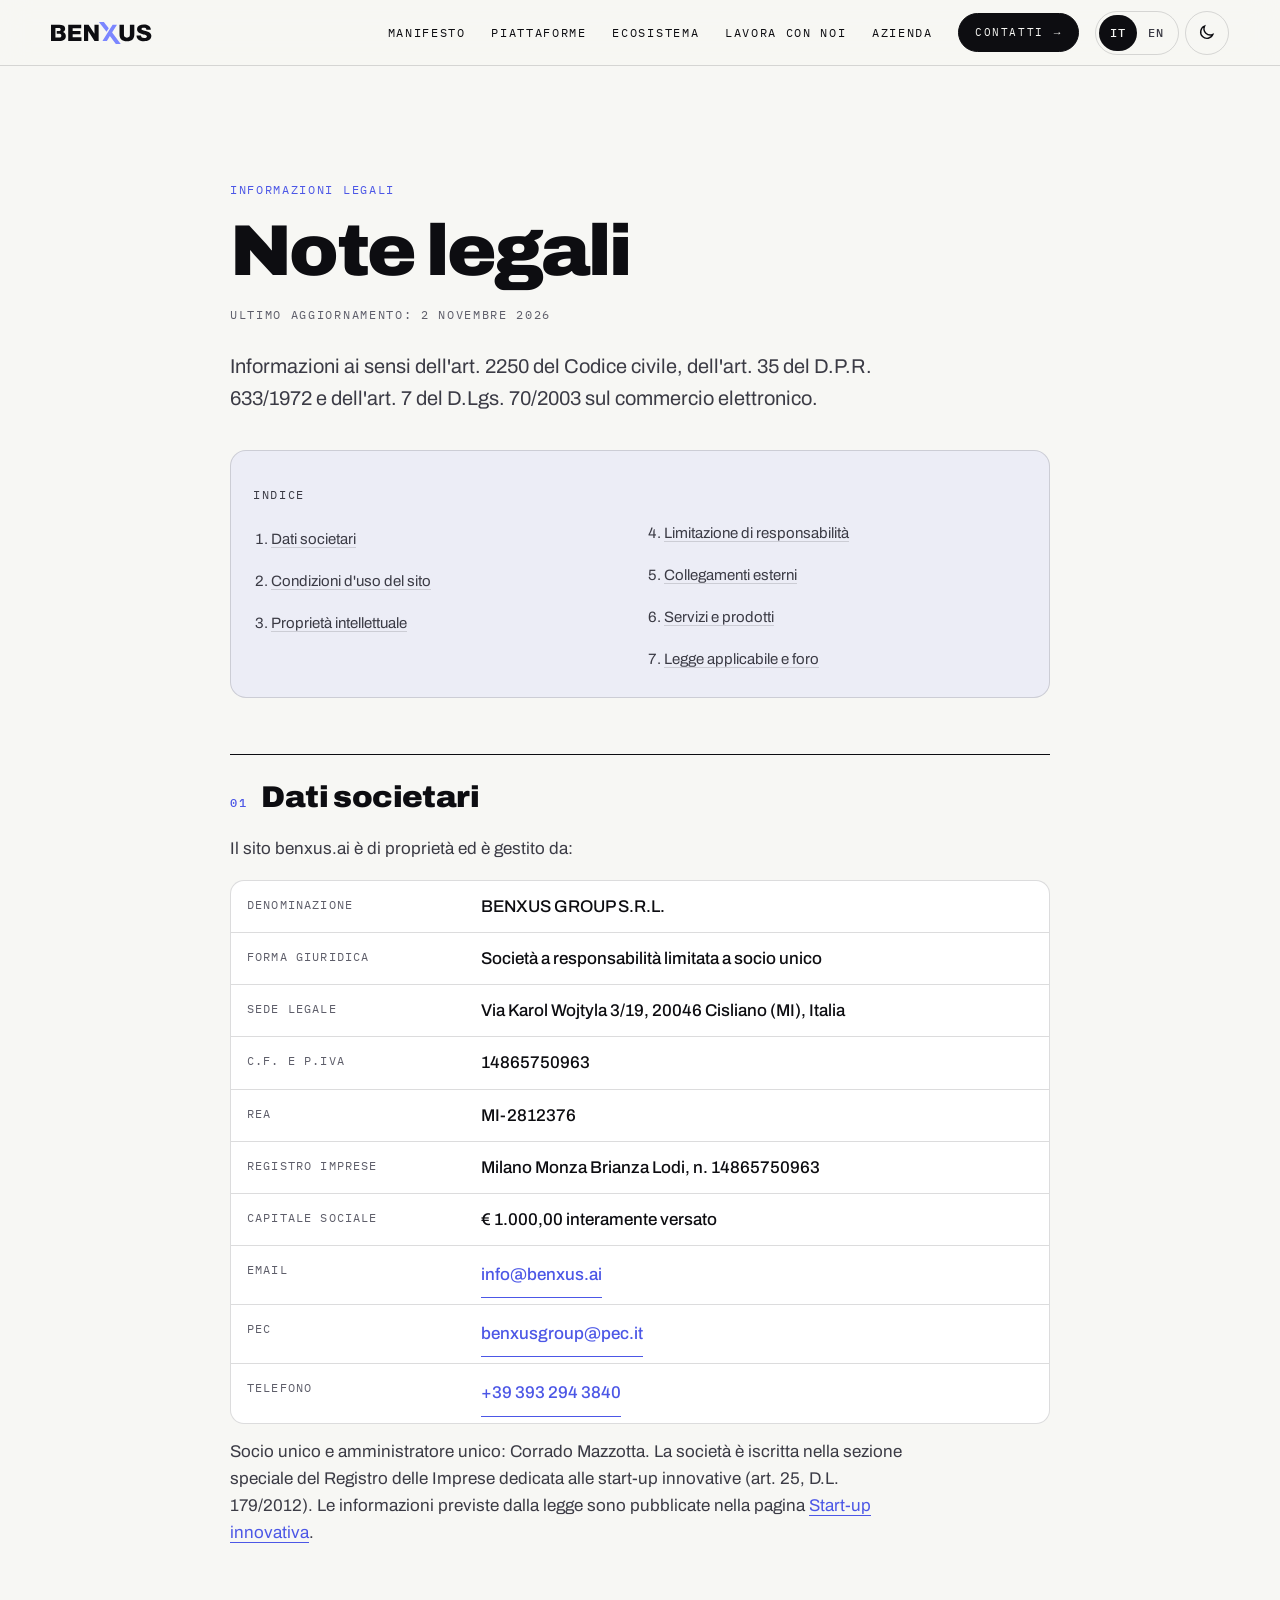
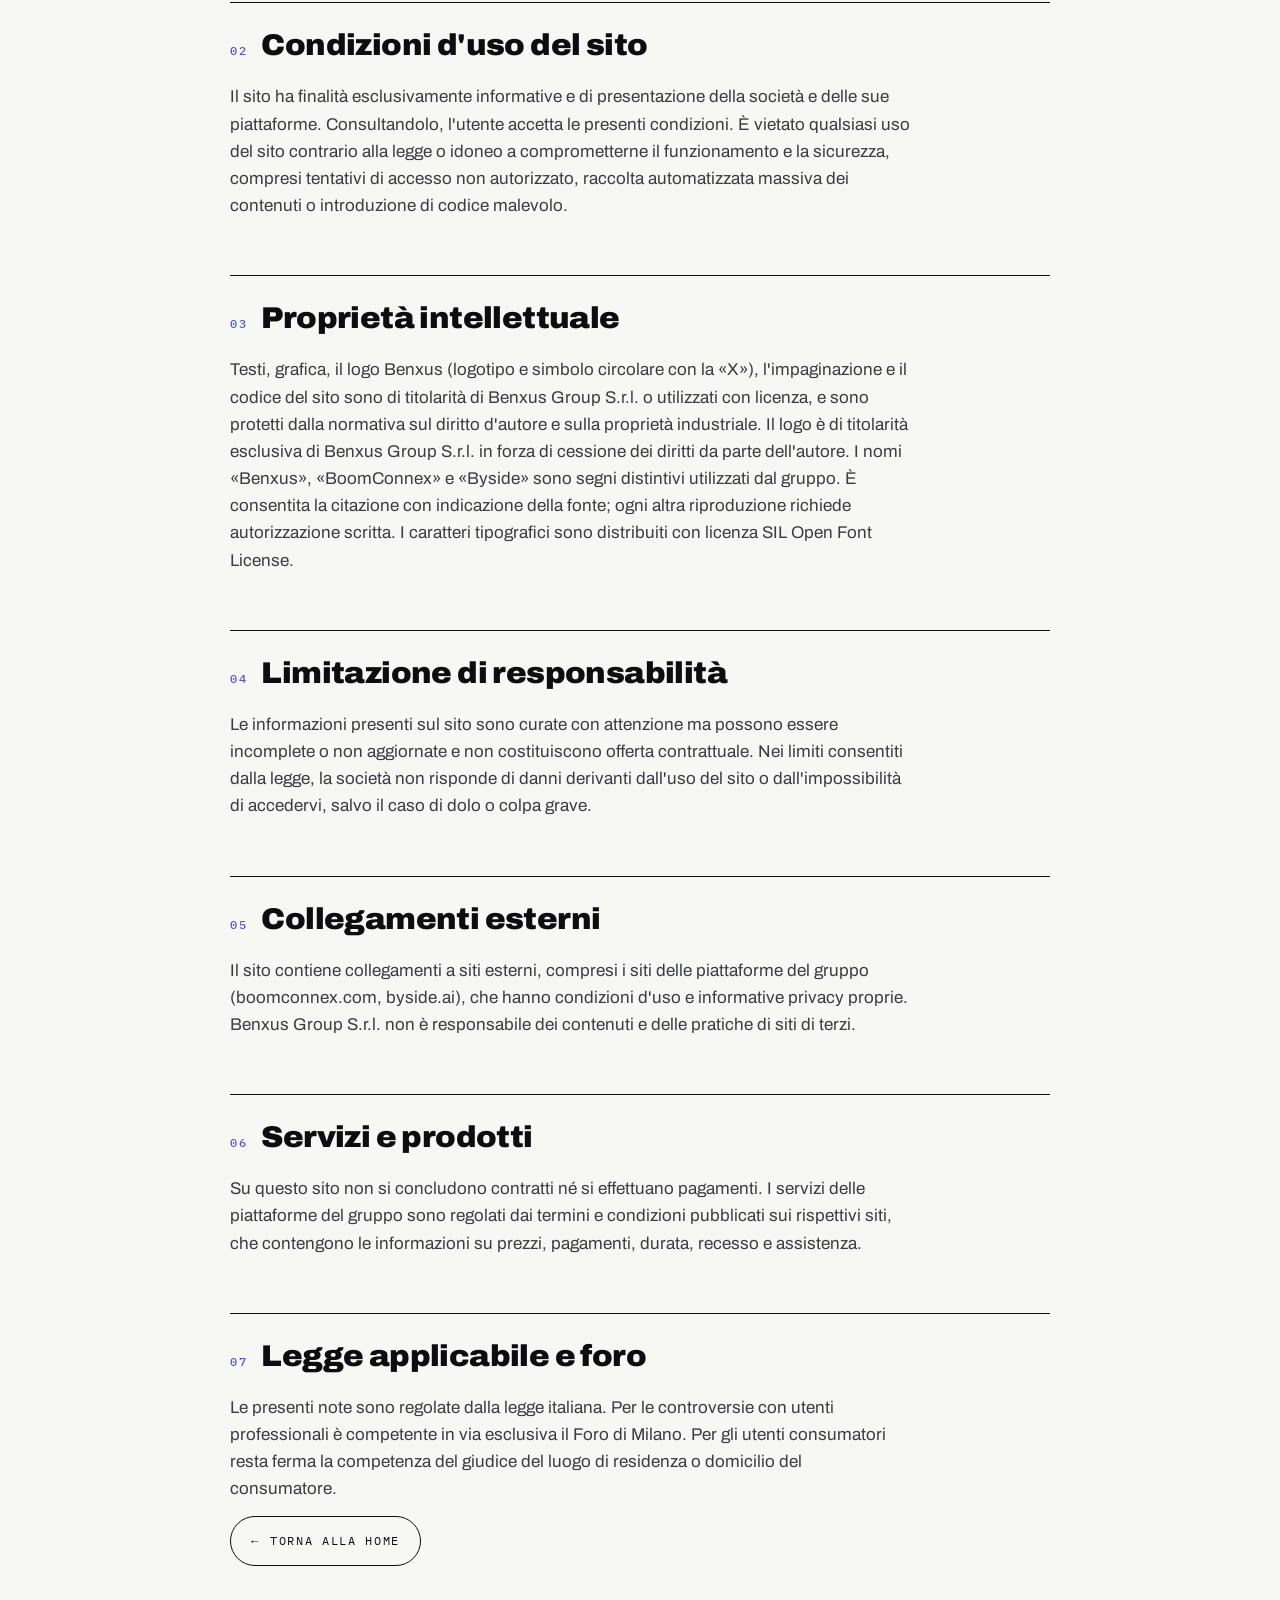
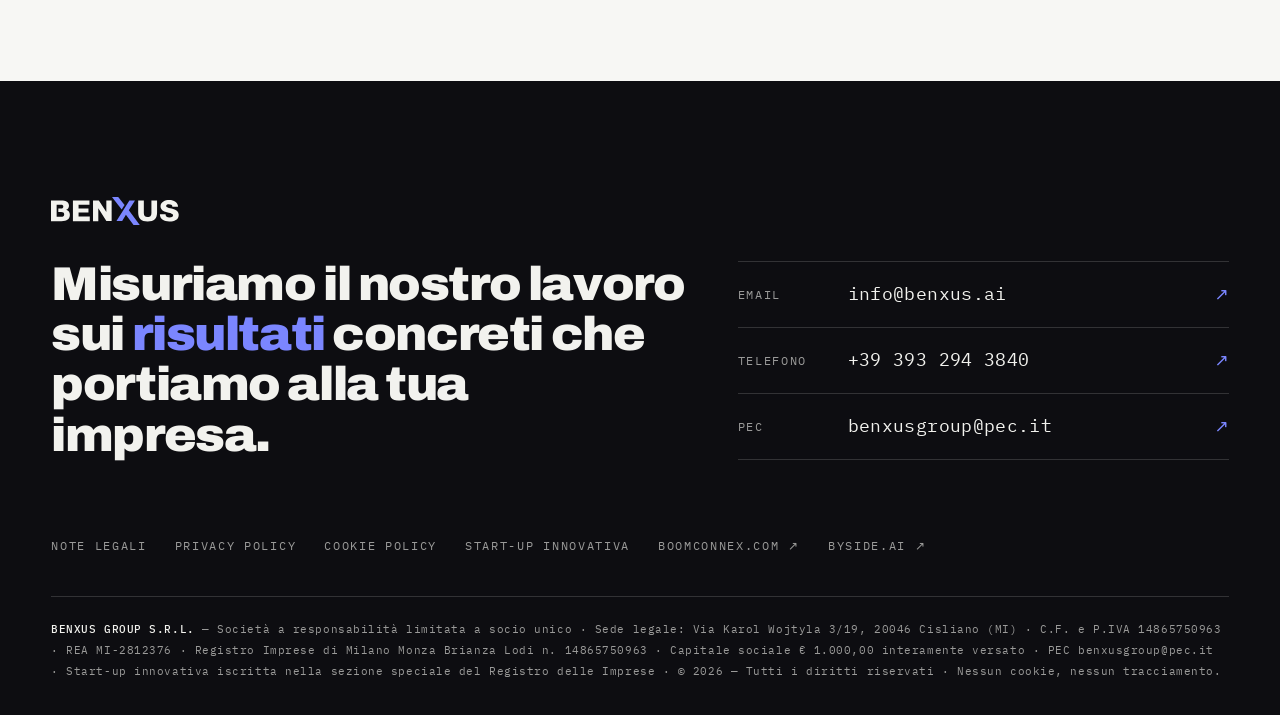
<file: note-legali.html>
<!DOCTYPE html>
<html lang="it" data-theme="light">
<head>
<meta charset="UTF-8">
<meta name="viewport" content="width=device-width, initial-scale=1.0, viewport-fit=cover">
<meta http-equiv="Content-Security-Policy" content="default-src 'self'; script-src 'self'; style-src 'self'; img-src 'self'; font-src 'self'; connect-src 'none'; media-src 'none'; object-src 'none'; frame-src 'none'; worker-src 'none'; manifest-src 'self'; base-uri 'none'; form-action 'none'; upgrade-insecure-requests; require-trusted-types-for 'script'; trusted-types 'none'">
<meta name="referrer" content="strict-origin-when-cross-origin">
<title>Note legali — Benxus Group</title>
<meta name="description" content="Note legali e dati societari di Benxus Group S.r.l.: sede, P.IVA, REA, capitale sociale, condizioni d'uso del sito.">
<meta name="robots" content="index,follow">
<link rel="canonical" href="https://benxus.ai/note-legali.html">
<meta name="theme-color" content="#F7F7F4">
<meta name="color-scheme" content="light dark">
<meta name="format-detection" content="telephone=no, date=no, address=no, email=no">
<meta name="apple-mobile-web-app-title" content="Benxus">
<meta name="application-name" content="Benxus">
<meta property="og:title" content="Note legali — Benxus Group">
<meta property="og:description" content="Note legali e dati societari di Benxus Group S.r.l.: sede, P.IVA, REA, capitale sociale, condizioni d'uso del sito.">
<meta property="og:type" content="website">
<meta property="og:url" content="https://benxus.ai/note-legali.html">
<meta property="og:site_name" content="Benxus Group">
<meta property="og:locale" content="it_IT">
<meta property="og:image" content="https://benxus.ai/og.png">
<meta property="og:image:width" content="1200">
<meta property="og:image:height" content="630">
<meta property="og:image:alt" content="Benxus">
<meta name="twitter:card" content="summary_large_image">
<link rel="icon" href="favicon.svg" type="image/svg+xml">
<link rel="icon" href="favicon-32.png" type="image/png" sizes="32x32">
<link rel="apple-touch-icon" href="apple-touch-icon.png">
<link rel="manifest" href="site.webmanifest">
<link rel="preload" href="assets/fonts/archivo.woff2" as="font" type="font/woff2" crossorigin>
<link rel="stylesheet" href="assets/css/site.css?v=20261111f">
<script src="assets/js/boot.js?v=20261111f"></script>
<script src="assets/js/site.js?v=20261111f" defer></script>
</head>
<body id="top">
<svg class="sprite" aria-hidden="true" focusable="false"><symbol id="mark" viewBox="251.89 251.89 1949.00 1948.99"><path class="m" d="M1226.39,257.89c-133.45,0-260.74,27.21-376.62,76.26l135.34,171.58c75.86-25.52,156.98-39.32,241.28-39.32,419.02,0,759.99,340.97,759.99,759.99,0,152.41-45.08,294.5-122.63,413.66l130.57,175.95c125.71-163.44,200.57-367.88,200.57-589.6,0-534-434.51-968.5-968.5-968.5Z"/><polygon class="m" points="1787.99 1737.95 1380.89 1189.45 1395.19 1167.71 1654.84 754.05 1695.15 689.91 1684.13 689.91 1604.5 689.91 1409.58 689.91 1285.77 886.61 1004.87 1332.93 854.14 1572.33 748.29 1740.53 857.61 1740.53 1040.02 1740.53 1231.55 1416.04 1586.33 1895.62 1619.89 1941 1879.44 1941 1938.72 1941 1913.99 1907.74 1787.99 1737.95"/><path class="m" d="M1226.39,1986.38c-137.52,0-266.6-36.74-378.01-100.78-228.08-131.36-381.98-377.61-381.98-659.21,0-155.99,47.26-301.16,128.19-422l-133.05-171.48c-127.59,164.03-203.65,370.07-203.65,593.47,0,534.1,434.51,968.5,968.5,968.5,133.55,0,260.84-27.21,376.72-76.26l-128.58-173.86c-77.75,27.01-161.25,41.6-248.13,41.6Z"/><polygon class="m" points="670.84 708.28 994.64 1125.41 1015.19 1151.92 1160.95 920.86 1140.1 894.35 871.71 554.37 837.95 511.58 573.64 511.58 518.23 511.58 541.76 541.96 670.84 708.28"/></symbol></svg>
<div class="progress" aria-hidden="true"></div>
<a class="salta mono" href="#contenuto">Vai al contenuto</a>
<header class="site-header">
  <a class="logo-link" href="index.html#top" aria-label="Benxus Group — torna all'inizio"><svg class="wordmark" viewBox="321.83 1028.12 1809.12 396.54" role="img" aria-label="Benxus Group"><title>Benxus Group</title><path class="wm-l" d="M536.22,1209.8c26.92-12.83,40.39-32.61,40.39-59.36s-11.89-47.48-35.66-59.77c-18.9-9.55-44.11-14.05-75.62-13.51h-143.5v292.69h147.37c79.91,0,119.87-30.29,119.87-90.88,0-16.64-4.73-31.24-14.18-43.8-9.45-12.28-22.34-20.74-38.67-25.38ZM465.76,1308.87h-64.02v-172.75h61.87c21.76,0,32.65,9.41,32.65,28.25,0,9.56-3.73,16.92-11.17,22.1-6.01,3.82-13.18,5.73-21.48,5.73h-38.11v49.53h40.26c28.64,0,42.96,11.46,42.96,34.39s-14.33,32.75-42.96,32.75Z"/><polygon class="wm-l" points="712.32 1248.69 852.45 1248.69 852.45 1189.74 712.32 1189.74 712.32 1138.58 866.63 1138.58 866.63 1077.58 632.4 1077.58 632.4 1369.86 870.93 1369.86 870.93 1304.36 712.32 1304.36 712.32 1248.69"/><polygon class="wm-l" points="1105.46 1077.58 1105.89 1241.54 999.34 1077.58 916.85 1077.58 916.85 1370.68 992.03 1370.68 992.03 1188.11 1105.89 1369.45 1180.65 1369.45 1180.65 1077.58 1105.46 1077.58"/><path class="wm-l" d="M1744.07,1253.6c0,19.38-4.01,33.57-12.03,42.57-8.59,9.56-22.49,14.33-41.68,14.33s-33.08-4.77-41.68-14.33c-8.02-9.01-12.03-23.19-12.03-42.57v-176.02h-79.91v171.52c0,42.85,10.74,74.64,32.22,95.38,21.76,21.02,55.57,31.52,101.4,31.52s79.77-10.5,101.83-31.52c21.19-20.74,31.79-52.53,31.79-95.38v-171.52h-79.91v176.02Z"/><path class="wm-l" d="M2042.01,1193.84c-6.02-1.64-16.9-4.23-32.65-7.78-12.89-3-22.34-5.46-28.36-7.37-18.62-5.73-27.93-13.51-27.93-23.33,0-16.64,12.89-24.97,38.67-24.97,13.75,0,25.2,2.6,34.37,7.78,10.59,6.28,15.61,15.42,15.04,27.43h79.91c0-30.56-12.89-54.44-38.67-71.64-22.63-15.01-50.7-22.51-84.21-22.51s-61.01,6.83-84.21,20.47c-27.22,16.11-40.82,38.89-40.82,68.36,0,24.29,9.59,43.67,28.79,58.13,13.17,9.82,33.51,18.56,61.01,26.2,40.29,10.75,60.56,16.1,60.8,16.05,18.18,6.54,27.28,15.39,27.28,26.53,0,10.1-5.16,17.74-15.47,22.92-8.88,4.64-20.05,6.96-33.51,6.96-37.24,0-56.57-15.15-58-45.44h-79.91c0,35.2,13.46,61.95,40.39,80.23,23.48,16.11,54.42,24.15,92.8,24.15s69.03-7.09,91.94-21.29c27.78-16.64,41.68-42.16,41.68-76.55,0-40.39-29.64-68.5-88.94-84.33Z"/><polygon class="wm-x" points="1363.32 1141.67 1273.71 1028.12 1185.01 1028.12 1322.87 1205.76 1363.32 1141.67"/><polygon class="wm-x" points="1424.31 1216.18 1428.28 1210.13 1511.5 1077.59 1508.45 1077.59 1432.28 1077.59 1248.83 1369.05 1329.75 1369.05 1382.9 1279.03 1490.63 1424.66 1579.07 1424.66 1424.31 1216.18"/></svg></a>
  <nav id="nav" class="nav mono" aria-label="Navigazione principale">
    <a href="index.html#manifesto">Manifesto</a>
    <a href="index.html#piattaforme">Piattaforme</a>
    <a href="index.html#ecosistema">Ecosistema</a>
    <a href="index.html#lavora">Lavora con noi</a>
    <a href="index.html#azienda">Azienda</a>
    <a class="btn sm" href="index.html#contatti">Contatti <span class="arr" aria-hidden="true">→</span></a>
  </nav>
  <div class="tools">
    <div class="lang-sw mono" role="group" aria-label="Lingua"><span class="on" aria-current="true" lang="it">IT</span><a href="en/" hreflang="en" lang="en" title="English version" data-lang-switch>EN</a></div>
    <button class="theme-btn" type="button"><svg class="moon" viewBox="0 0 24 24" aria-hidden="true"><path d="M20 14.5A8 8 0 0 1 9.5 4a8 8 0 1 0 10.5 10.5z"/></svg><svg class="sun" viewBox="0 0 24 24" aria-hidden="true"><circle cx="12" cy="12" r="4.2"/><path d="M12 2.5v2.2M12 19.3v2.2M2.5 12h2.2M19.3 12h2.2M5.3 5.3l1.6 1.6M17.1 17.1l1.6 1.6M5.3 18.7l1.6-1.6M17.1 6.9l1.6-1.6"/></svg></button>
    <button class="menu-btn" type="button" aria-expanded="false" aria-controls="nav" aria-label="Apri il menu"><span></span><span></span></button>
  </div>
</header>

<main id="contenuto" class="doc">
  <div class="wrap">
    <p class="kicker mono">Informazioni legali</p>
    <h1>Note legali</h1>
    <p class="upd mono">Ultimo aggiornamento: 2 novembre 2026</p>
    <p class="intro">Informazioni ai sensi dell'art. 2250 del Codice civile, dell'art. 35 del D.P.R. 633/1972 e dell'art. 7 del D.Lgs. 70/2003 sul commercio elettronico.</p>
<nav class="toc" aria-label="Indice"><p class="mono">Indice</p><ol><li><a href="#n-soc">Dati societari</a></li><li><a href="#n-uso">Condizioni d'uso del sito</a></li><li><a href="#n-ip">Proprietà intellettuale</a></li><li><a href="#n-resp">Limitazione di responsabilità</a></li><li><a href="#n-link">Collegamenti esterni</a></li><li><a href="#n-serv">Servizi e prodotti</a></li><li><a href="#n-legge">Legge applicabile e foro</a></li></ol></nav><h2 id="n-soc"><span class="n">01</span>Dati societari</h2><p>Il sito benxus.ai è di proprietà ed è gestito da:</p><dl class="kv"><div><dt>Denominazione</dt><dd>BENXUS GROUP S.R.L.</dd></div><div><dt>Forma giuridica</dt><dd>Società a responsabilità limitata a socio unico</dd></div><div><dt>Sede legale</dt><dd>Via Karol Wojtyla 3/19, 20046 Cisliano (MI), Italia</dd></div><div><dt>C.F. e P.IVA</dt><dd>14865750963</dd></div><div><dt>REA</dt><dd>MI-2812376</dd></div><div><dt>Registro Imprese</dt><dd>Milano Monza Brianza Lodi, n. 14865750963</dd></div><div><dt>Capitale sociale</dt><dd>€ 1.000,00 interamente versato</dd></div><div><dt>Email</dt><dd><a class="inl" href="mailto:info@benxus.ai" data-mail="info@benxus.ai">info@benxus.ai</a></dd></div><div><dt>PEC</dt><dd><a class="inl" href="mailto:benxusgroup@pec.it" data-mail="benxusgroup@pec.it">benxusgroup@pec.it</a></dd></div><div><dt>Telefono</dt><dd><a class="inl" href="tel:+393932943840">+39 393 294 3840</a></dd></div></dl><p>Socio unico e amministratore unico: Corrado Mazzotta. La società è iscritta nella sezione speciale del Registro delle Imprese dedicata alle start-up innovative (art. 25, D.L. 179/2012). Le informazioni previste dalla legge sono pubblicate nella pagina <a class="inl" href="startup-innovativa.html">Start-up innovativa</a>.</p><h2 id="n-uso"><span class="n">02</span>Condizioni d'uso del sito</h2><p>Il sito ha finalità esclusivamente informative e di presentazione della società e delle sue piattaforme. Consultandolo, l'utente accetta le presenti condizioni. È vietato qualsiasi uso del sito contrario alla legge o idoneo a comprometterne il funzionamento e la sicurezza, compresi tentativi di accesso non autorizzato, raccolta automatizzata massiva dei contenuti o introduzione di codice malevolo.</p><h2 id="n-ip"><span class="n">03</span>Proprietà intellettuale</h2><p>Testi, grafica, il logo Benxus (logotipo e simbolo circolare con la «X»), l'impaginazione e il codice del sito sono di titolarità di Benxus Group S.r.l. o utilizzati con licenza, e sono protetti dalla normativa sul diritto d'autore e sulla proprietà industriale. Il logo è di titolarità esclusiva di Benxus Group S.r.l. in forza di cessione dei diritti da parte dell'autore. I nomi «Benxus», «BoomConnex» e «Byside» sono segni distintivi utilizzati dal gruppo. È consentita la citazione con indicazione della fonte; ogni altra riproduzione richiede autorizzazione scritta. I caratteri tipografici sono distribuiti con licenza SIL Open Font License.</p><h2 id="n-resp"><span class="n">04</span>Limitazione di responsabilità</h2><p>Le informazioni presenti sul sito sono curate con attenzione ma possono essere incomplete o non aggiornate e non costituiscono offerta contrattuale. Nei limiti consentiti dalla legge, la società non risponde di danni derivanti dall'uso del sito o dall'impossibilità di accedervi, salvo il caso di dolo o colpa grave.</p><h2 id="n-link"><span class="n">05</span>Collegamenti esterni</h2><p>Il sito contiene collegamenti a siti esterni, compresi i siti delle piattaforme del gruppo (boomconnex.com, byside.ai), che hanno condizioni d'uso e informative privacy proprie. Benxus Group S.r.l. non è responsabile dei contenuti e delle pratiche di siti di terzi.</p><h2 id="n-serv"><span class="n">06</span>Servizi e prodotti</h2><p>Su questo sito non si concludono contratti né si effettuano pagamenti. I servizi delle piattaforme del gruppo sono regolati dai termini e condizioni pubblicati sui rispettivi siti, che contengono le informazioni su prezzi, pagamenti, durata, recesso e assistenza.</p><h2 id="n-legge"><span class="n">07</span>Legge applicabile e foro</h2><p>Le presenti note sono regolate dalla legge italiana. Per le controversie con utenti professionali è competente in via esclusiva il Foro di Milano. Per gli utenti consumatori resta ferma la competenza del giudice del luogo di residenza o domicilio del consumatore.</p>
    <p class="back-top"><a class="btn ghost" href="index.html"><span class="arr" aria-hidden="true">←</span> Torna alla home</a></p>
  </div>
</main>
<footer class="site-footer" id="contatti">
  <div class="foot-grid">
    <div>
      <svg class="foot-logo" viewBox="321.83 1028.12 1809.12 396.54" role="img" aria-label="Benxus"><title>Benxus</title><path class="wm-l" d="M536.22,1209.8c26.92-12.83,40.39-32.61,40.39-59.36s-11.89-47.48-35.66-59.77c-18.9-9.55-44.11-14.05-75.62-13.51h-143.5v292.69h147.37c79.91,0,119.87-30.29,119.87-90.88,0-16.64-4.73-31.24-14.18-43.8-9.45-12.28-22.34-20.74-38.67-25.38ZM465.76,1308.87h-64.02v-172.75h61.87c21.76,0,32.65,9.41,32.65,28.25,0,9.56-3.73,16.92-11.17,22.1-6.01,3.82-13.18,5.73-21.48,5.73h-38.11v49.53h40.26c28.64,0,42.96,11.46,42.96,34.39s-14.33,32.75-42.96,32.75Z"/><polygon class="wm-l" points="712.32 1248.69 852.45 1248.69 852.45 1189.74 712.32 1189.74 712.32 1138.58 866.63 1138.58 866.63 1077.58 632.4 1077.58 632.4 1369.86 870.93 1369.86 870.93 1304.36 712.32 1304.36 712.32 1248.69"/><polygon class="wm-l" points="1105.46 1077.58 1105.89 1241.54 999.34 1077.58 916.85 1077.58 916.85 1370.68 992.03 1370.68 992.03 1188.11 1105.89 1369.45 1180.65 1369.45 1180.65 1077.58 1105.46 1077.58"/><path class="wm-l" d="M1744.07,1253.6c0,19.38-4.01,33.57-12.03,42.57-8.59,9.56-22.49,14.33-41.68,14.33s-33.08-4.77-41.68-14.33c-8.02-9.01-12.03-23.19-12.03-42.57v-176.02h-79.91v171.52c0,42.85,10.74,74.64,32.22,95.38,21.76,21.02,55.57,31.52,101.4,31.52s79.77-10.5,101.83-31.52c21.19-20.74,31.79-52.53,31.79-95.38v-171.52h-79.91v176.02Z"/><path class="wm-l" d="M2042.01,1193.84c-6.02-1.64-16.9-4.23-32.65-7.78-12.89-3-22.34-5.46-28.36-7.37-18.62-5.73-27.93-13.51-27.93-23.33,0-16.64,12.89-24.97,38.67-24.97,13.75,0,25.2,2.6,34.37,7.78,10.59,6.28,15.61,15.42,15.04,27.43h79.91c0-30.56-12.89-54.44-38.67-71.64-22.63-15.01-50.7-22.51-84.21-22.51s-61.01,6.83-84.21,20.47c-27.22,16.11-40.82,38.89-40.82,68.36,0,24.29,9.59,43.67,28.79,58.13,13.17,9.82,33.51,18.56,61.01,26.2,40.29,10.75,60.56,16.1,60.8,16.05,18.18,6.54,27.28,15.39,27.28,26.53,0,10.1-5.16,17.74-15.47,22.92-8.88,4.64-20.05,6.96-33.51,6.96-37.24,0-56.57-15.15-58-45.44h-79.91c0,35.2,13.46,61.95,40.39,80.23,23.48,16.11,54.42,24.15,92.8,24.15s69.03-7.09,91.94-21.29c27.78-16.64,41.68-42.16,41.68-76.55,0-40.39-29.64-68.5-88.94-84.33Z"/><polygon class="wm-x" points="1363.32 1141.67 1273.71 1028.12 1185.01 1028.12 1322.87 1205.76 1363.32 1141.67"/><polygon class="wm-x" points="1424.31 1216.18 1428.28 1210.13 1511.5 1077.59 1508.45 1077.59 1432.28 1077.59 1248.83 1369.05 1329.75 1369.05 1382.9 1279.03 1490.63 1424.66 1579.07 1424.66 1424.31 1216.18"/></svg>
      <h2>Misuriamo il nostro lavoro sui <em>risultati</em> concreti che portiamo alla tua impresa.</h2>
    </div>
    <div class="contact">
      <a href="mailto:info@benxus.ai" data-mail="info@benxus.ai"><span class="l mono">Email</span><span class="v">info@benxus.ai</span><span class="arr" aria-hidden="true">↗</span></a>
      <a href="tel:+393932943840"><span class="l mono">Telefono</span><span class="v">+39 393 294 3840</span><span class="arr" aria-hidden="true">↗</span></a>
      <a href="mailto:benxusgroup@pec.it" data-mail="benxusgroup@pec.it"><span class="l mono">PEC</span><span class="v">benxusgroup@pec.it</span><span class="arr" aria-hidden="true">↗</span></a>
    </div>
  </div>
  <nav class="foot-links mono" aria-label="Informazioni legali">
    <a href="note-legali.html">Note legali</a>
    <a href="privacy.html">Privacy policy</a>
    <a href="cookie.html">Cookie policy</a>
    <a href="startup-innovativa.html">Start-up innovativa</a>
    <a href="https://boomconnex.com" target="_blank" rel="noopener noreferrer">boomconnex.com ↗</a>
    <a href="https://byside.ai" target="_blank" rel="noopener noreferrer">byside.ai ↗</a>
  </nav>
  <p class="legal"><strong>BENXUS GROUP S.R.L.</strong> — Società a responsabilità limitata a socio unico · Sede legale: Via Karol Wojtyla 3/19, 20046 Cisliano (MI) · C.F. e P.IVA 14865750963 · REA MI-2812376 · Registro Imprese di Milano Monza Brianza Lodi n. 14865750963 · Capitale sociale € 1.000,00 interamente versato · PEC benxusgroup@pec.it · Start-up innovativa iscritta nella sezione speciale del Registro delle Imprese · © <span data-year>2026</span> — Tutti i diritti riservati · Nessun cookie, nessun tracciamento.</p>
  
  <a class="to-top" href="#top" aria-label="Torna su"><svg viewBox="0 0 24 24" aria-hidden="true"><path d="M12 19V5M5.5 11.5 12 5l6.5 6.5"/></svg></a>
</footer>
</body>
</html>
</file>
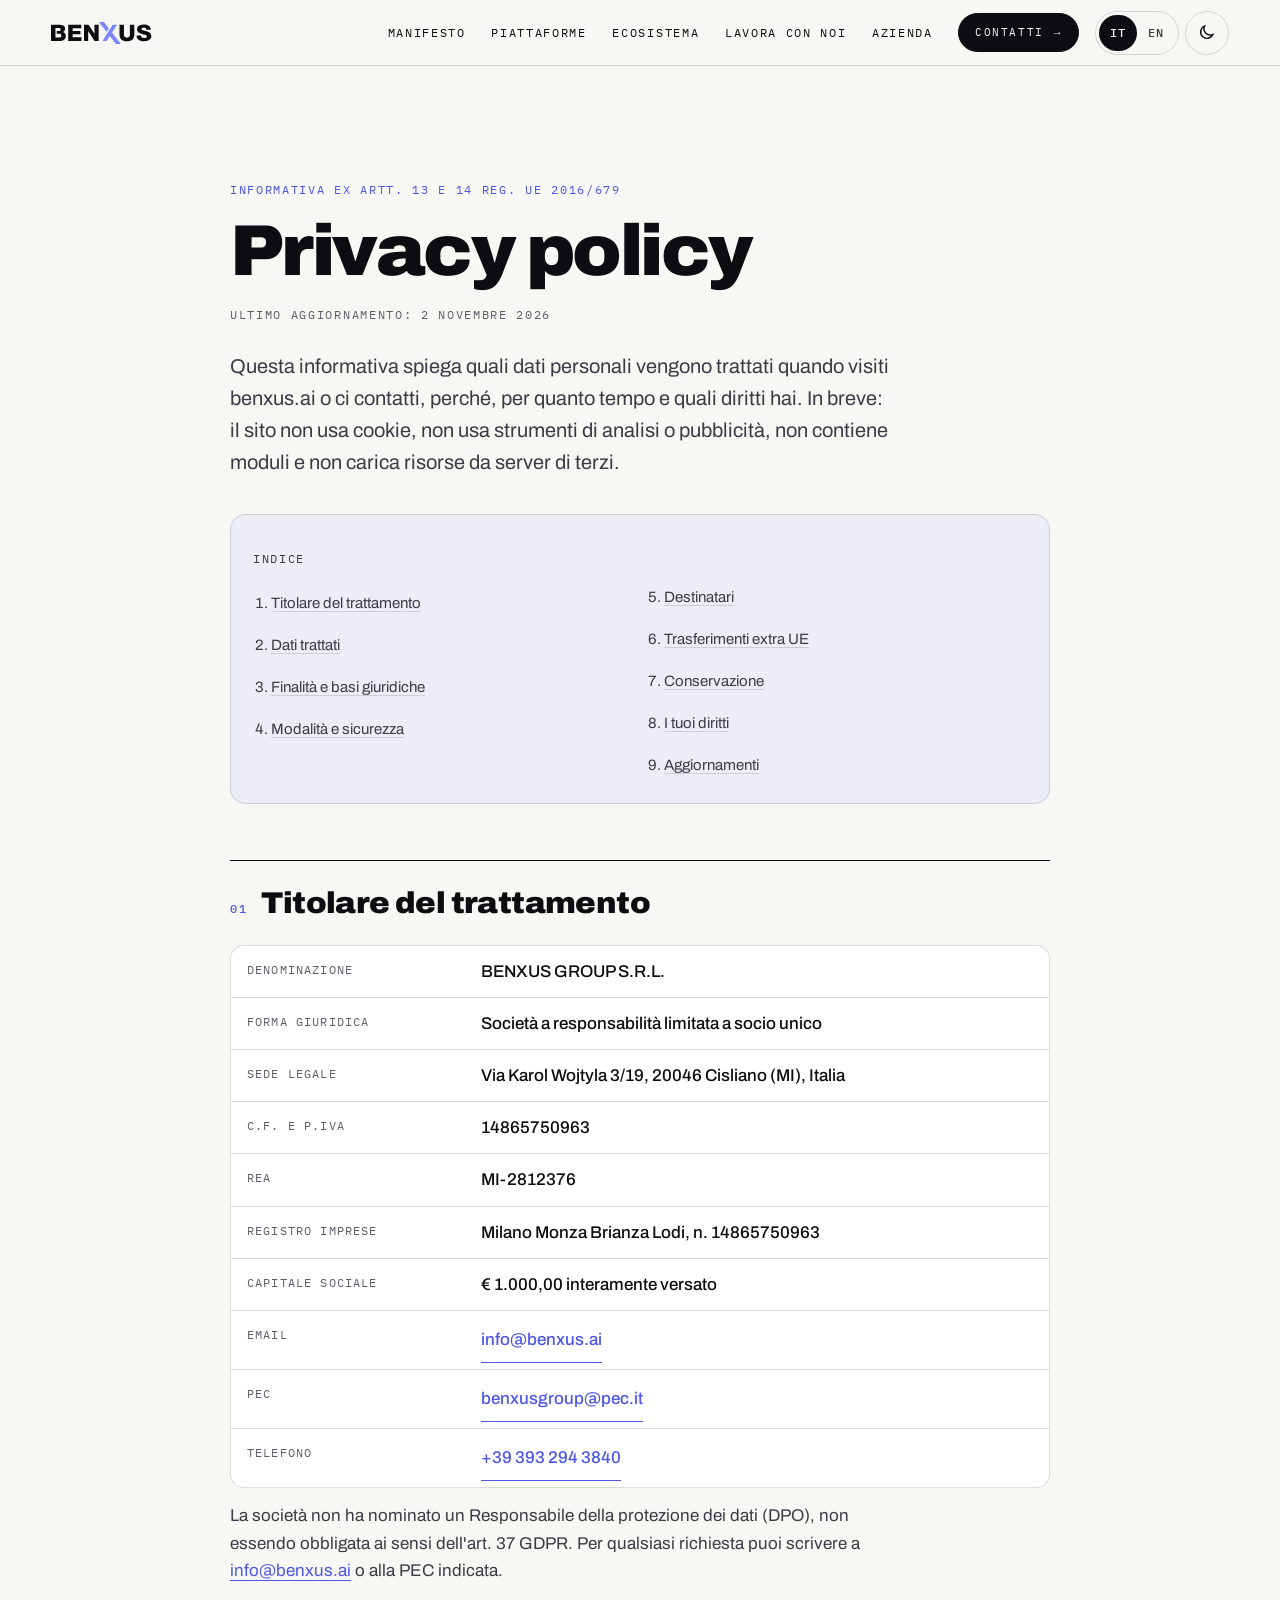
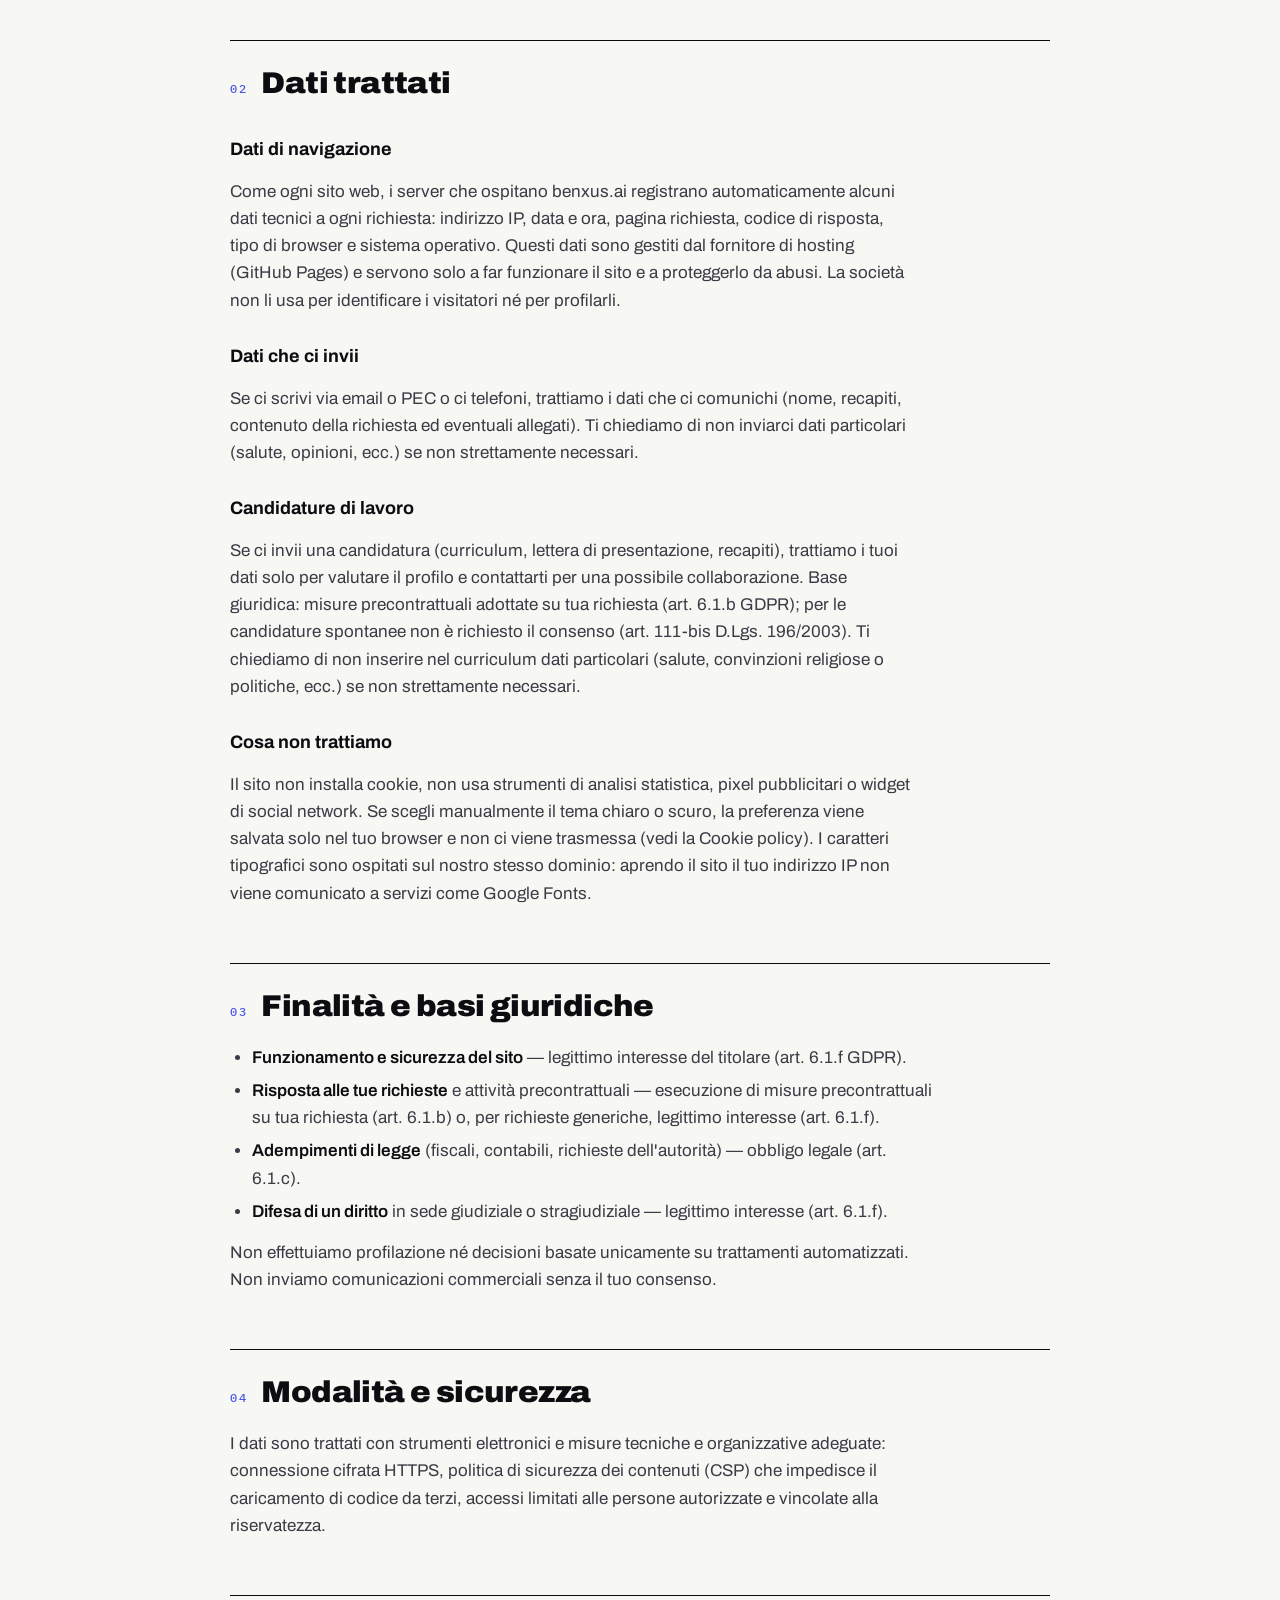
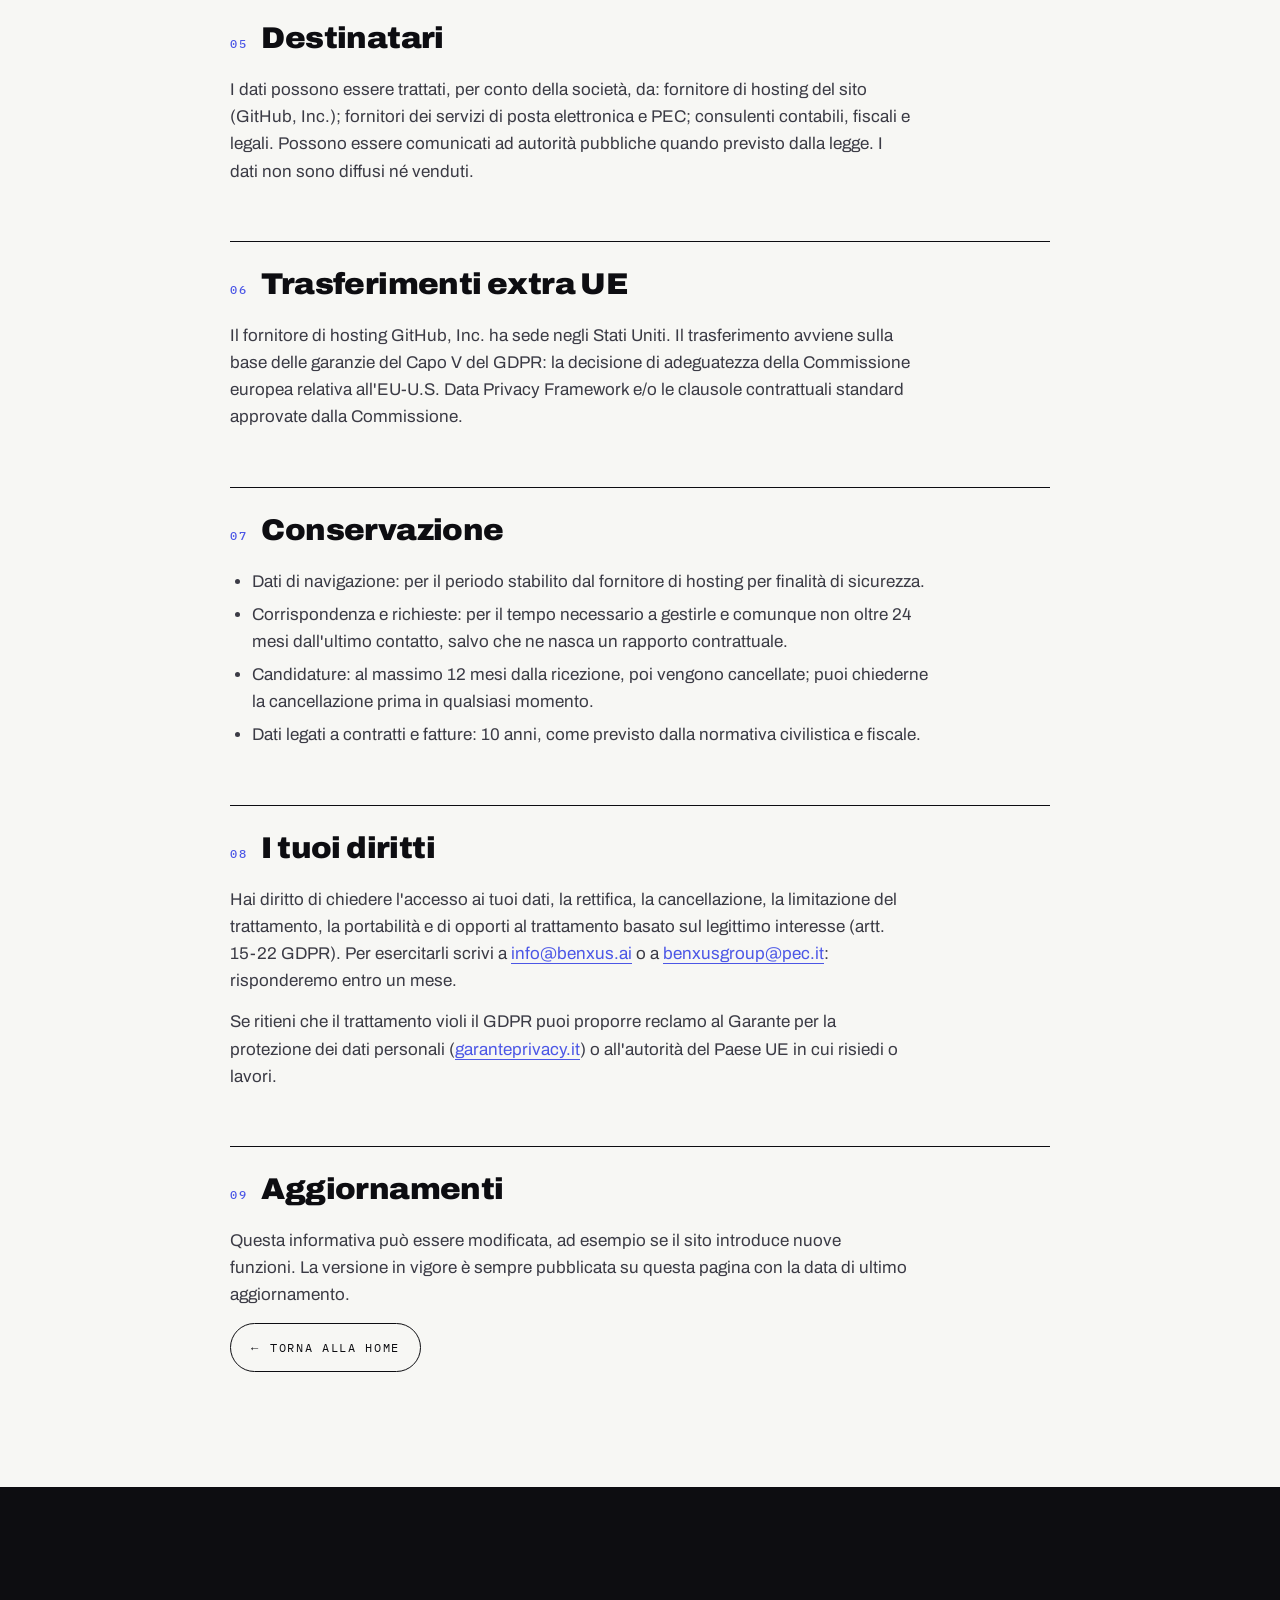
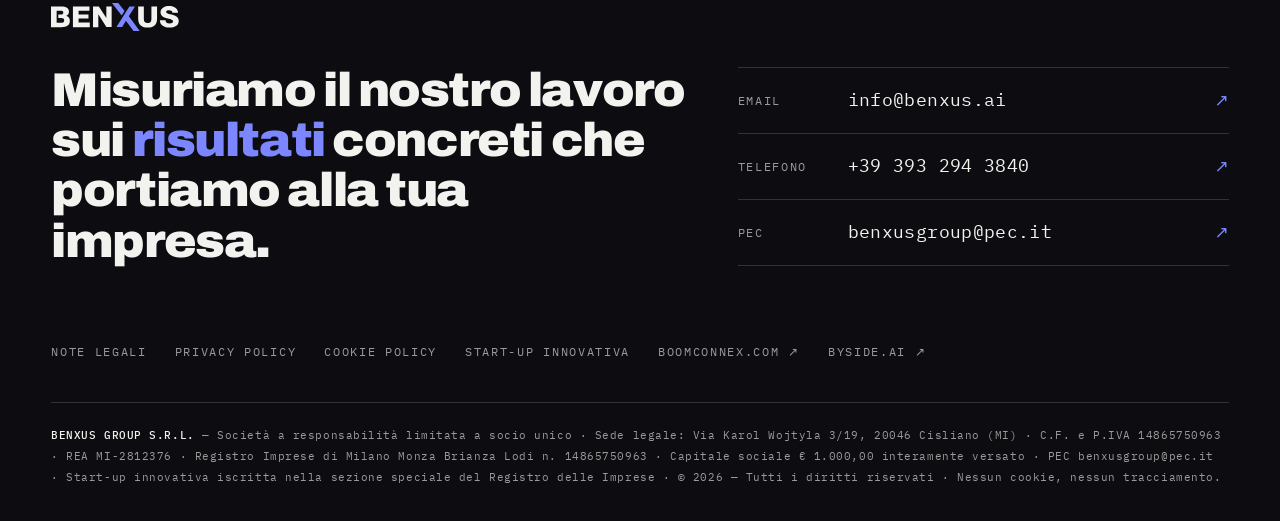
<file: privacy.html>
<!DOCTYPE html>
<html lang="it" data-theme="light">
<head>
<meta charset="UTF-8">
<meta name="viewport" content="width=device-width, initial-scale=1.0, viewport-fit=cover">
<meta http-equiv="Content-Security-Policy" content="default-src 'self'; script-src 'self'; style-src 'self'; img-src 'self'; font-src 'self'; connect-src 'none'; media-src 'none'; object-src 'none'; frame-src 'none'; worker-src 'none'; manifest-src 'self'; base-uri 'none'; form-action 'none'; upgrade-insecure-requests; require-trusted-types-for 'script'; trusted-types 'none'">
<meta name="referrer" content="strict-origin-when-cross-origin">
<title>Privacy policy — Benxus Group</title>
<meta name="description" content="Informativa privacy di Benxus Group S.r.l. ai sensi del GDPR: dati trattati, finalità, conservazione e diritti.">
<meta name="robots" content="index,follow">
<link rel="canonical" href="https://benxus.ai/privacy.html">
<link rel="alternate" hreflang="it" href="https://benxus.ai/privacy.html">
<link rel="alternate" hreflang="en" href="https://benxus.ai/en/privacy.html">
<link rel="alternate" hreflang="x-default" href="https://benxus.ai/privacy.html">
<meta name="theme-color" content="#F7F7F4">
<meta name="color-scheme" content="light dark">
<meta name="format-detection" content="telephone=no, date=no, address=no, email=no">
<meta name="apple-mobile-web-app-title" content="Benxus">
<meta name="application-name" content="Benxus">
<meta property="og:title" content="Privacy policy — Benxus Group">
<meta property="og:description" content="Informativa privacy di Benxus Group S.r.l. ai sensi del GDPR: dati trattati, finalità, conservazione e diritti.">
<meta property="og:type" content="website">
<meta property="og:url" content="https://benxus.ai/privacy.html">
<meta property="og:site_name" content="Benxus Group">
<meta property="og:locale" content="it_IT">
<meta property="og:image" content="https://benxus.ai/og.png">
<meta property="og:image:width" content="1200">
<meta property="og:image:height" content="630">
<meta property="og:image:alt" content="Benxus">
<meta name="twitter:card" content="summary_large_image">
<link rel="icon" href="favicon.svg" type="image/svg+xml">
<link rel="icon" href="favicon-32.png" type="image/png" sizes="32x32">
<link rel="apple-touch-icon" href="apple-touch-icon.png">
<link rel="manifest" href="site.webmanifest">
<link rel="preload" href="assets/fonts/archivo.woff2" as="font" type="font/woff2" crossorigin>
<link rel="stylesheet" href="assets/css/site.css?v=20261111f">
<script src="assets/js/boot.js?v=20261111f"></script>
<script src="assets/js/site.js?v=20261111f" defer></script>
</head>
<body id="top">
<svg class="sprite" aria-hidden="true" focusable="false"><symbol id="mark" viewBox="251.89 251.89 1949.00 1948.99"><path class="m" d="M1226.39,257.89c-133.45,0-260.74,27.21-376.62,76.26l135.34,171.58c75.86-25.52,156.98-39.32,241.28-39.32,419.02,0,759.99,340.97,759.99,759.99,0,152.41-45.08,294.5-122.63,413.66l130.57,175.95c125.71-163.44,200.57-367.88,200.57-589.6,0-534-434.51-968.5-968.5-968.5Z"/><polygon class="m" points="1787.99 1737.95 1380.89 1189.45 1395.19 1167.71 1654.84 754.05 1695.15 689.91 1684.13 689.91 1604.5 689.91 1409.58 689.91 1285.77 886.61 1004.87 1332.93 854.14 1572.33 748.29 1740.53 857.61 1740.53 1040.02 1740.53 1231.55 1416.04 1586.33 1895.62 1619.89 1941 1879.44 1941 1938.72 1941 1913.99 1907.74 1787.99 1737.95"/><path class="m" d="M1226.39,1986.38c-137.52,0-266.6-36.74-378.01-100.78-228.08-131.36-381.98-377.61-381.98-659.21,0-155.99,47.26-301.16,128.19-422l-133.05-171.48c-127.59,164.03-203.65,370.07-203.65,593.47,0,534.1,434.51,968.5,968.5,968.5,133.55,0,260.84-27.21,376.72-76.26l-128.58-173.86c-77.75,27.01-161.25,41.6-248.13,41.6Z"/><polygon class="m" points="670.84 708.28 994.64 1125.41 1015.19 1151.92 1160.95 920.86 1140.1 894.35 871.71 554.37 837.95 511.58 573.64 511.58 518.23 511.58 541.76 541.96 670.84 708.28"/></symbol></svg>
<div class="progress" aria-hidden="true"></div>
<a class="salta mono" href="#contenuto">Vai al contenuto</a>
<header class="site-header">
  <a class="logo-link" href="index.html#top" aria-label="Benxus Group — torna all'inizio"><svg class="wordmark" viewBox="321.83 1028.12 1809.12 396.54" role="img" aria-label="Benxus Group"><title>Benxus Group</title><path class="wm-l" d="M536.22,1209.8c26.92-12.83,40.39-32.61,40.39-59.36s-11.89-47.48-35.66-59.77c-18.9-9.55-44.11-14.05-75.62-13.51h-143.5v292.69h147.37c79.91,0,119.87-30.29,119.87-90.88,0-16.64-4.73-31.24-14.18-43.8-9.45-12.28-22.34-20.74-38.67-25.38ZM465.76,1308.87h-64.02v-172.75h61.87c21.76,0,32.65,9.41,32.65,28.25,0,9.56-3.73,16.92-11.17,22.1-6.01,3.82-13.18,5.73-21.48,5.73h-38.11v49.53h40.26c28.64,0,42.96,11.46,42.96,34.39s-14.33,32.75-42.96,32.75Z"/><polygon class="wm-l" points="712.32 1248.69 852.45 1248.69 852.45 1189.74 712.32 1189.74 712.32 1138.58 866.63 1138.58 866.63 1077.58 632.4 1077.58 632.4 1369.86 870.93 1369.86 870.93 1304.36 712.32 1304.36 712.32 1248.69"/><polygon class="wm-l" points="1105.46 1077.58 1105.89 1241.54 999.34 1077.58 916.85 1077.58 916.85 1370.68 992.03 1370.68 992.03 1188.11 1105.89 1369.45 1180.65 1369.45 1180.65 1077.58 1105.46 1077.58"/><path class="wm-l" d="M1744.07,1253.6c0,19.38-4.01,33.57-12.03,42.57-8.59,9.56-22.49,14.33-41.68,14.33s-33.08-4.77-41.68-14.33c-8.02-9.01-12.03-23.19-12.03-42.57v-176.02h-79.91v171.52c0,42.85,10.74,74.64,32.22,95.38,21.76,21.02,55.57,31.52,101.4,31.52s79.77-10.5,101.83-31.52c21.19-20.74,31.79-52.53,31.79-95.38v-171.52h-79.91v176.02Z"/><path class="wm-l" d="M2042.01,1193.84c-6.02-1.64-16.9-4.23-32.65-7.78-12.89-3-22.34-5.46-28.36-7.37-18.62-5.73-27.93-13.51-27.93-23.33,0-16.64,12.89-24.97,38.67-24.97,13.75,0,25.2,2.6,34.37,7.78,10.59,6.28,15.61,15.42,15.04,27.43h79.91c0-30.56-12.89-54.44-38.67-71.64-22.63-15.01-50.7-22.51-84.21-22.51s-61.01,6.83-84.21,20.47c-27.22,16.11-40.82,38.89-40.82,68.36,0,24.29,9.59,43.67,28.79,58.13,13.17,9.82,33.51,18.56,61.01,26.2,40.29,10.75,60.56,16.1,60.8,16.05,18.18,6.54,27.28,15.39,27.28,26.53,0,10.1-5.16,17.74-15.47,22.92-8.88,4.64-20.05,6.96-33.51,6.96-37.24,0-56.57-15.15-58-45.44h-79.91c0,35.2,13.46,61.95,40.39,80.23,23.48,16.11,54.42,24.15,92.8,24.15s69.03-7.09,91.94-21.29c27.78-16.64,41.68-42.16,41.68-76.55,0-40.39-29.64-68.5-88.94-84.33Z"/><polygon class="wm-x" points="1363.32 1141.67 1273.71 1028.12 1185.01 1028.12 1322.87 1205.76 1363.32 1141.67"/><polygon class="wm-x" points="1424.31 1216.18 1428.28 1210.13 1511.5 1077.59 1508.45 1077.59 1432.28 1077.59 1248.83 1369.05 1329.75 1369.05 1382.9 1279.03 1490.63 1424.66 1579.07 1424.66 1424.31 1216.18"/></svg></a>
  <nav id="nav" class="nav mono" aria-label="Navigazione principale">
    <a href="index.html#manifesto">Manifesto</a>
    <a href="index.html#piattaforme">Piattaforme</a>
    <a href="index.html#ecosistema">Ecosistema</a>
    <a href="index.html#lavora">Lavora con noi</a>
    <a href="index.html#azienda">Azienda</a>
    <a class="btn sm" href="index.html#contatti">Contatti <span class="arr" aria-hidden="true">→</span></a>
  </nav>
  <div class="tools">
    <div class="lang-sw mono" role="group" aria-label="Lingua"><span class="on" aria-current="true" lang="it">IT</span><a href="en/privacy.html" hreflang="en" lang="en" title="English version" data-lang-switch>EN</a></div>
    <button class="theme-btn" type="button"><svg class="moon" viewBox="0 0 24 24" aria-hidden="true"><path d="M20 14.5A8 8 0 0 1 9.5 4a8 8 0 1 0 10.5 10.5z"/></svg><svg class="sun" viewBox="0 0 24 24" aria-hidden="true"><circle cx="12" cy="12" r="4.2"/><path d="M12 2.5v2.2M12 19.3v2.2M2.5 12h2.2M19.3 12h2.2M5.3 5.3l1.6 1.6M17.1 17.1l1.6 1.6M5.3 18.7l1.6-1.6M17.1 6.9l1.6-1.6"/></svg></button>
    <button class="menu-btn" type="button" aria-expanded="false" aria-controls="nav" aria-label="Apri il menu"><span></span><span></span></button>
  </div>
</header>

<main id="contenuto" class="doc">
  <div class="wrap">
    <p class="kicker mono">Informativa ex artt. 13 e 14 Reg. UE 2016/679</p>
    <h1>Privacy policy</h1>
    <p class="upd mono">Ultimo aggiornamento: 2 novembre 2026</p>
    <p class="intro">Questa informativa spiega quali dati personali vengono trattati quando visiti benxus.ai o ci contatti, perché, per quanto tempo e quali diritti hai. In breve: il sito non usa cookie, non usa strumenti di analisi o pubblicità, non contiene moduli e non carica risorse da server di terzi.</p>
<nav class="toc" aria-label="Indice"><p class="mono">Indice</p><ol><li><a href="#p-tit">Titolare del trattamento</a></li><li><a href="#p-dati">Dati trattati</a></li><li><a href="#p-fin">Finalità e basi giuridiche</a></li><li><a href="#p-mod">Modalità e sicurezza</a></li><li><a href="#p-dest">Destinatari</a></li><li><a href="#p-extra">Trasferimenti extra UE</a></li><li><a href="#p-cons">Conservazione</a></li><li><a href="#p-dir">I tuoi diritti</a></li><li><a href="#p-agg">Aggiornamenti</a></li></ol></nav><h2 id="p-tit"><span class="n">01</span>Titolare del trattamento</h2><dl class="kv"><div><dt>Denominazione</dt><dd>BENXUS GROUP S.R.L.</dd></div><div><dt>Forma giuridica</dt><dd>Società a responsabilità limitata a socio unico</dd></div><div><dt>Sede legale</dt><dd>Via Karol Wojtyla 3/19, 20046 Cisliano (MI), Italia</dd></div><div><dt>C.F. e P.IVA</dt><dd>14865750963</dd></div><div><dt>REA</dt><dd>MI-2812376</dd></div><div><dt>Registro Imprese</dt><dd>Milano Monza Brianza Lodi, n. 14865750963</dd></div><div><dt>Capitale sociale</dt><dd>€ 1.000,00 interamente versato</dd></div><div><dt>Email</dt><dd><a class="inl" href="mailto:info@benxus.ai" data-mail="info@benxus.ai">info@benxus.ai</a></dd></div><div><dt>PEC</dt><dd><a class="inl" href="mailto:benxusgroup@pec.it" data-mail="benxusgroup@pec.it">benxusgroup@pec.it</a></dd></div><div><dt>Telefono</dt><dd><a class="inl" href="tel:+393932943840">+39 393 294 3840</a></dd></div></dl><p>La società non ha nominato un Responsabile della protezione dei dati (DPO), non essendo obbligata ai sensi dell'art. 37 GDPR. Per qualsiasi richiesta puoi scrivere a <a class="inl" href="mailto:info@benxus.ai">info@benxus.ai</a> o alla PEC indicata.</p><h2 id="p-dati"><span class="n">02</span>Dati trattati</h2><h3>Dati di navigazione</h3><p>Come ogni sito web, i server che ospitano benxus.ai registrano automaticamente alcuni dati tecnici a ogni richiesta: indirizzo IP, data e ora, pagina richiesta, codice di risposta, tipo di browser e sistema operativo. Questi dati sono gestiti dal fornitore di hosting (GitHub Pages) e servono solo a far funzionare il sito e a proteggerlo da abusi. La società non li usa per identificare i visitatori né per profilarli.</p><h3>Dati che ci invii</h3><p>Se ci scrivi via email o PEC o ci telefoni, trattiamo i dati che ci comunichi (nome, recapiti, contenuto della richiesta ed eventuali allegati). Ti chiediamo di non inviarci dati particolari (salute, opinioni, ecc.) se non strettamente necessari.</p><h3 id="p-cand">Candidature di lavoro</h3><p>Se ci invii una candidatura (curriculum, lettera di presentazione, recapiti), trattiamo i tuoi dati solo per valutare il profilo e contattarti per una possibile collaborazione. Base giuridica: misure precontrattuali adottate su tua richiesta (art. 6.1.b GDPR); per le candidature spontanee non è richiesto il consenso (art. 111-bis D.Lgs. 196/2003). Ti chiediamo di non inserire nel curriculum dati particolari (salute, convinzioni religiose o politiche, ecc.) se non strettamente necessari.</p><h3>Cosa non trattiamo</h3><p>Il sito non installa cookie, non usa strumenti di analisi statistica, pixel pubblicitari o widget di social network. Se scegli manualmente il tema chiaro o scuro, la preferenza viene salvata solo nel tuo browser e non ci viene trasmessa (vedi la Cookie policy). I caratteri tipografici sono ospitati sul nostro stesso dominio: aprendo il sito il tuo indirizzo IP non viene comunicato a servizi come Google Fonts.</p><h2 id="p-fin"><span class="n">03</span>Finalità e basi giuridiche</h2><ul><li><strong>Funzionamento e sicurezza del sito</strong> — legittimo interesse del titolare (art. 6.1.f GDPR).</li><li><strong>Risposta alle tue richieste</strong> e attività precontrattuali — esecuzione di misure precontrattuali su tua richiesta (art. 6.1.b) o, per richieste generiche, legittimo interesse (art. 6.1.f).</li><li><strong>Adempimenti di legge</strong> (fiscali, contabili, richieste dell'autorità) — obbligo legale (art. 6.1.c).</li><li><strong>Difesa di un diritto</strong> in sede giudiziale o stragiudiziale — legittimo interesse (art. 6.1.f).</li></ul><p>Non effettuiamo profilazione né decisioni basate unicamente su trattamenti automatizzati. Non inviamo comunicazioni commerciali senza il tuo consenso.</p><h2 id="p-mod"><span class="n">04</span>Modalità e sicurezza</h2><p>I dati sono trattati con strumenti elettronici e misure tecniche e organizzative adeguate: connessione cifrata HTTPS, politica di sicurezza dei contenuti (CSP) che impedisce il caricamento di codice da terzi, accessi limitati alle persone autorizzate e vincolate alla riservatezza.</p><h2 id="p-dest"><span class="n">05</span>Destinatari</h2><p>I dati possono essere trattati, per conto della società, da: fornitore di hosting del sito (GitHub, Inc.); fornitori dei servizi di posta elettronica e PEC; consulenti contabili, fiscali e legali. Possono essere comunicati ad autorità pubbliche quando previsto dalla legge. I dati non sono diffusi né venduti.</p><h2 id="p-extra"><span class="n">06</span>Trasferimenti extra UE</h2><p>Il fornitore di hosting GitHub, Inc. ha sede negli Stati Uniti. Il trasferimento avviene sulla base delle garanzie del Capo V del GDPR: la decisione di adeguatezza della Commissione europea relativa all'EU-U.S. Data Privacy Framework e/o le clausole contrattuali standard approvate dalla Commissione.</p><h2 id="p-cons"><span class="n">07</span>Conservazione</h2><ul><li>Dati di navigazione: per il periodo stabilito dal fornitore di hosting per finalità di sicurezza.</li><li>Corrispondenza e richieste: per il tempo necessario a gestirle e comunque non oltre 24 mesi dall'ultimo contatto, salvo che ne nasca un rapporto contrattuale.</li><li>Candidature: al massimo 12 mesi dalla ricezione, poi vengono cancellate; puoi chiederne la cancellazione prima in qualsiasi momento.</li><li>Dati legati a contratti e fatture: 10 anni, come previsto dalla normativa civilistica e fiscale.</li></ul><h2 id="p-dir"><span class="n">08</span>I tuoi diritti</h2><p>Hai diritto di chiedere l'accesso ai tuoi dati, la rettifica, la cancellazione, la limitazione del trattamento, la portabilità e di opporti al trattamento basato sul legittimo interesse (artt. 15-22 GDPR). Per esercitarli scrivi a <a class="inl" href="mailto:info@benxus.ai">info@benxus.ai</a> o a <a class="inl" href="mailto:benxusgroup@pec.it">benxusgroup@pec.it</a>: risponderemo entro un mese.</p><p>Se ritieni che il trattamento violi il GDPR puoi proporre reclamo al Garante per la protezione dei dati personali (<a class="inl" href="https://www.garanteprivacy.it" target="_blank" rel="noopener noreferrer">garanteprivacy.it</a>) o all'autorità del Paese UE in cui risiedi o lavori.</p><h2 id="p-agg"><span class="n">09</span>Aggiornamenti</h2><p>Questa informativa può essere modificata, ad esempio se il sito introduce nuove funzioni. La versione in vigore è sempre pubblicata su questa pagina con la data di ultimo aggiornamento.</p>
    <p class="back-top"><a class="btn ghost" href="index.html"><span class="arr" aria-hidden="true">←</span> Torna alla home</a></p>
  </div>
</main>
<footer class="site-footer" id="contatti">
  <div class="foot-grid">
    <div>
      <svg class="foot-logo" viewBox="321.83 1028.12 1809.12 396.54" role="img" aria-label="Benxus"><title>Benxus</title><path class="wm-l" d="M536.22,1209.8c26.92-12.83,40.39-32.61,40.39-59.36s-11.89-47.48-35.66-59.77c-18.9-9.55-44.11-14.05-75.62-13.51h-143.5v292.69h147.37c79.91,0,119.87-30.29,119.87-90.88,0-16.64-4.73-31.24-14.18-43.8-9.45-12.28-22.34-20.74-38.67-25.38ZM465.76,1308.87h-64.02v-172.75h61.87c21.76,0,32.65,9.41,32.65,28.25,0,9.56-3.73,16.92-11.17,22.1-6.01,3.82-13.18,5.73-21.48,5.73h-38.11v49.53h40.26c28.64,0,42.96,11.46,42.96,34.39s-14.33,32.75-42.96,32.75Z"/><polygon class="wm-l" points="712.32 1248.69 852.45 1248.69 852.45 1189.74 712.32 1189.74 712.32 1138.58 866.63 1138.58 866.63 1077.58 632.4 1077.58 632.4 1369.86 870.93 1369.86 870.93 1304.36 712.32 1304.36 712.32 1248.69"/><polygon class="wm-l" points="1105.46 1077.58 1105.89 1241.54 999.34 1077.58 916.85 1077.58 916.85 1370.68 992.03 1370.68 992.03 1188.11 1105.89 1369.45 1180.65 1369.45 1180.65 1077.58 1105.46 1077.58"/><path class="wm-l" d="M1744.07,1253.6c0,19.38-4.01,33.57-12.03,42.57-8.59,9.56-22.49,14.33-41.68,14.33s-33.08-4.77-41.68-14.33c-8.02-9.01-12.03-23.19-12.03-42.57v-176.02h-79.91v171.52c0,42.85,10.74,74.64,32.22,95.38,21.76,21.02,55.57,31.52,101.4,31.52s79.77-10.5,101.83-31.52c21.19-20.74,31.79-52.53,31.79-95.38v-171.52h-79.91v176.02Z"/><path class="wm-l" d="M2042.01,1193.84c-6.02-1.64-16.9-4.23-32.65-7.78-12.89-3-22.34-5.46-28.36-7.37-18.62-5.73-27.93-13.51-27.93-23.33,0-16.64,12.89-24.97,38.67-24.97,13.75,0,25.2,2.6,34.37,7.78,10.59,6.28,15.61,15.42,15.04,27.43h79.91c0-30.56-12.89-54.44-38.67-71.64-22.63-15.01-50.7-22.51-84.21-22.51s-61.01,6.83-84.21,20.47c-27.22,16.11-40.82,38.89-40.82,68.36,0,24.29,9.59,43.67,28.79,58.13,13.17,9.82,33.51,18.56,61.01,26.2,40.29,10.75,60.56,16.1,60.8,16.05,18.18,6.54,27.28,15.39,27.28,26.53,0,10.1-5.16,17.74-15.47,22.92-8.88,4.64-20.05,6.96-33.51,6.96-37.24,0-56.57-15.15-58-45.44h-79.91c0,35.2,13.46,61.95,40.39,80.23,23.48,16.11,54.42,24.15,92.8,24.15s69.03-7.09,91.94-21.29c27.78-16.64,41.68-42.16,41.68-76.55,0-40.39-29.64-68.5-88.94-84.33Z"/><polygon class="wm-x" points="1363.32 1141.67 1273.71 1028.12 1185.01 1028.12 1322.87 1205.76 1363.32 1141.67"/><polygon class="wm-x" points="1424.31 1216.18 1428.28 1210.13 1511.5 1077.59 1508.45 1077.59 1432.28 1077.59 1248.83 1369.05 1329.75 1369.05 1382.9 1279.03 1490.63 1424.66 1579.07 1424.66 1424.31 1216.18"/></svg>
      <h2>Misuriamo il nostro lavoro sui <em>risultati</em> concreti che portiamo alla tua impresa.</h2>
    </div>
    <div class="contact">
      <a href="mailto:info@benxus.ai" data-mail="info@benxus.ai"><span class="l mono">Email</span><span class="v">info@benxus.ai</span><span class="arr" aria-hidden="true">↗</span></a>
      <a href="tel:+393932943840"><span class="l mono">Telefono</span><span class="v">+39 393 294 3840</span><span class="arr" aria-hidden="true">↗</span></a>
      <a href="mailto:benxusgroup@pec.it" data-mail="benxusgroup@pec.it"><span class="l mono">PEC</span><span class="v">benxusgroup@pec.it</span><span class="arr" aria-hidden="true">↗</span></a>
    </div>
  </div>
  <nav class="foot-links mono" aria-label="Informazioni legali">
    <a href="note-legali.html">Note legali</a>
    <a href="privacy.html">Privacy policy</a>
    <a href="cookie.html">Cookie policy</a>
    <a href="startup-innovativa.html">Start-up innovativa</a>
    <a href="https://boomconnex.com" target="_blank" rel="noopener noreferrer">boomconnex.com ↗</a>
    <a href="https://byside.ai" target="_blank" rel="noopener noreferrer">byside.ai ↗</a>
  </nav>
  <p class="legal"><strong>BENXUS GROUP S.R.L.</strong> — Società a responsabilità limitata a socio unico · Sede legale: Via Karol Wojtyla 3/19, 20046 Cisliano (MI) · C.F. e P.IVA 14865750963 · REA MI-2812376 · Registro Imprese di Milano Monza Brianza Lodi n. 14865750963 · Capitale sociale € 1.000,00 interamente versato · PEC benxusgroup@pec.it · Start-up innovativa iscritta nella sezione speciale del Registro delle Imprese · © <span data-year>2026</span> — Tutti i diritti riservati · Nessun cookie, nessun tracciamento.</p>
  
  <a class="to-top" href="#top" aria-label="Torna su"><svg viewBox="0 0 24 24" aria-hidden="true"><path d="M12 19V5M5.5 11.5 12 5l6.5 6.5"/></svg></a>
</footer>
</body>
</html>
</file>
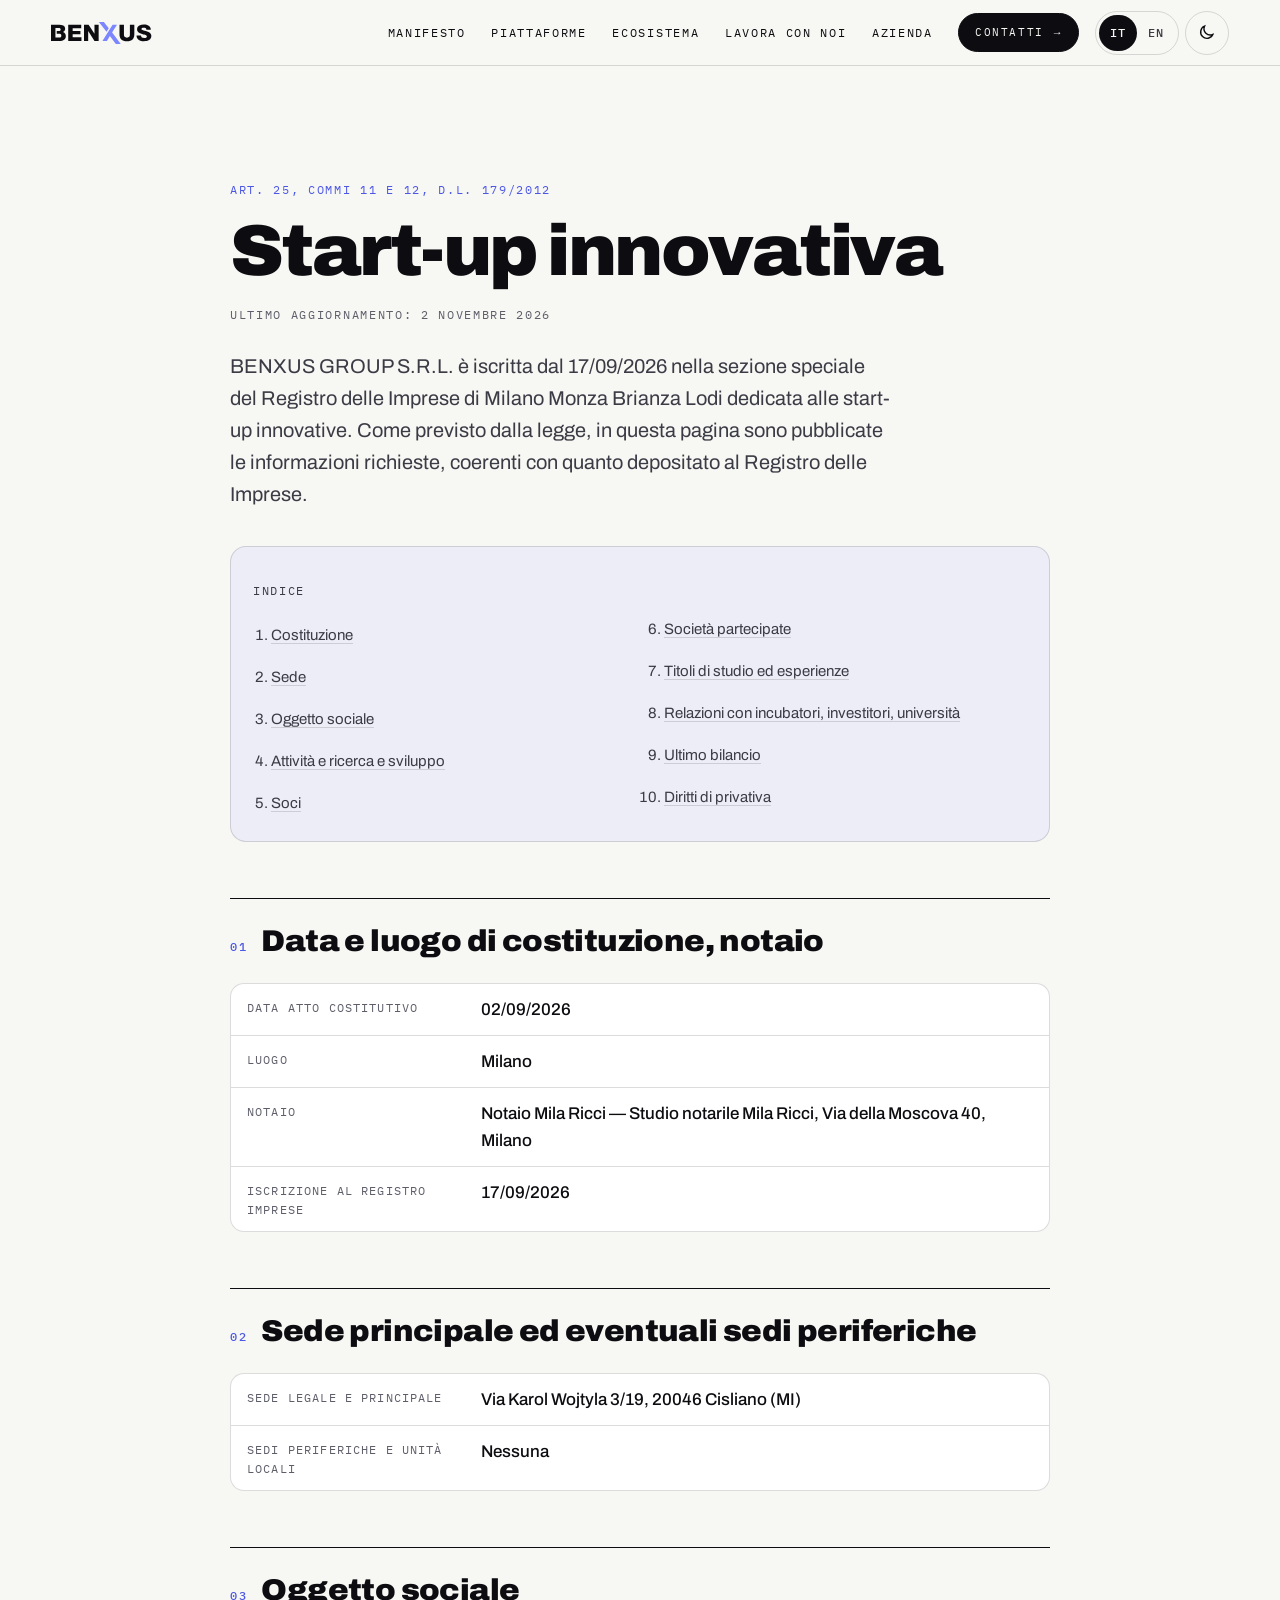
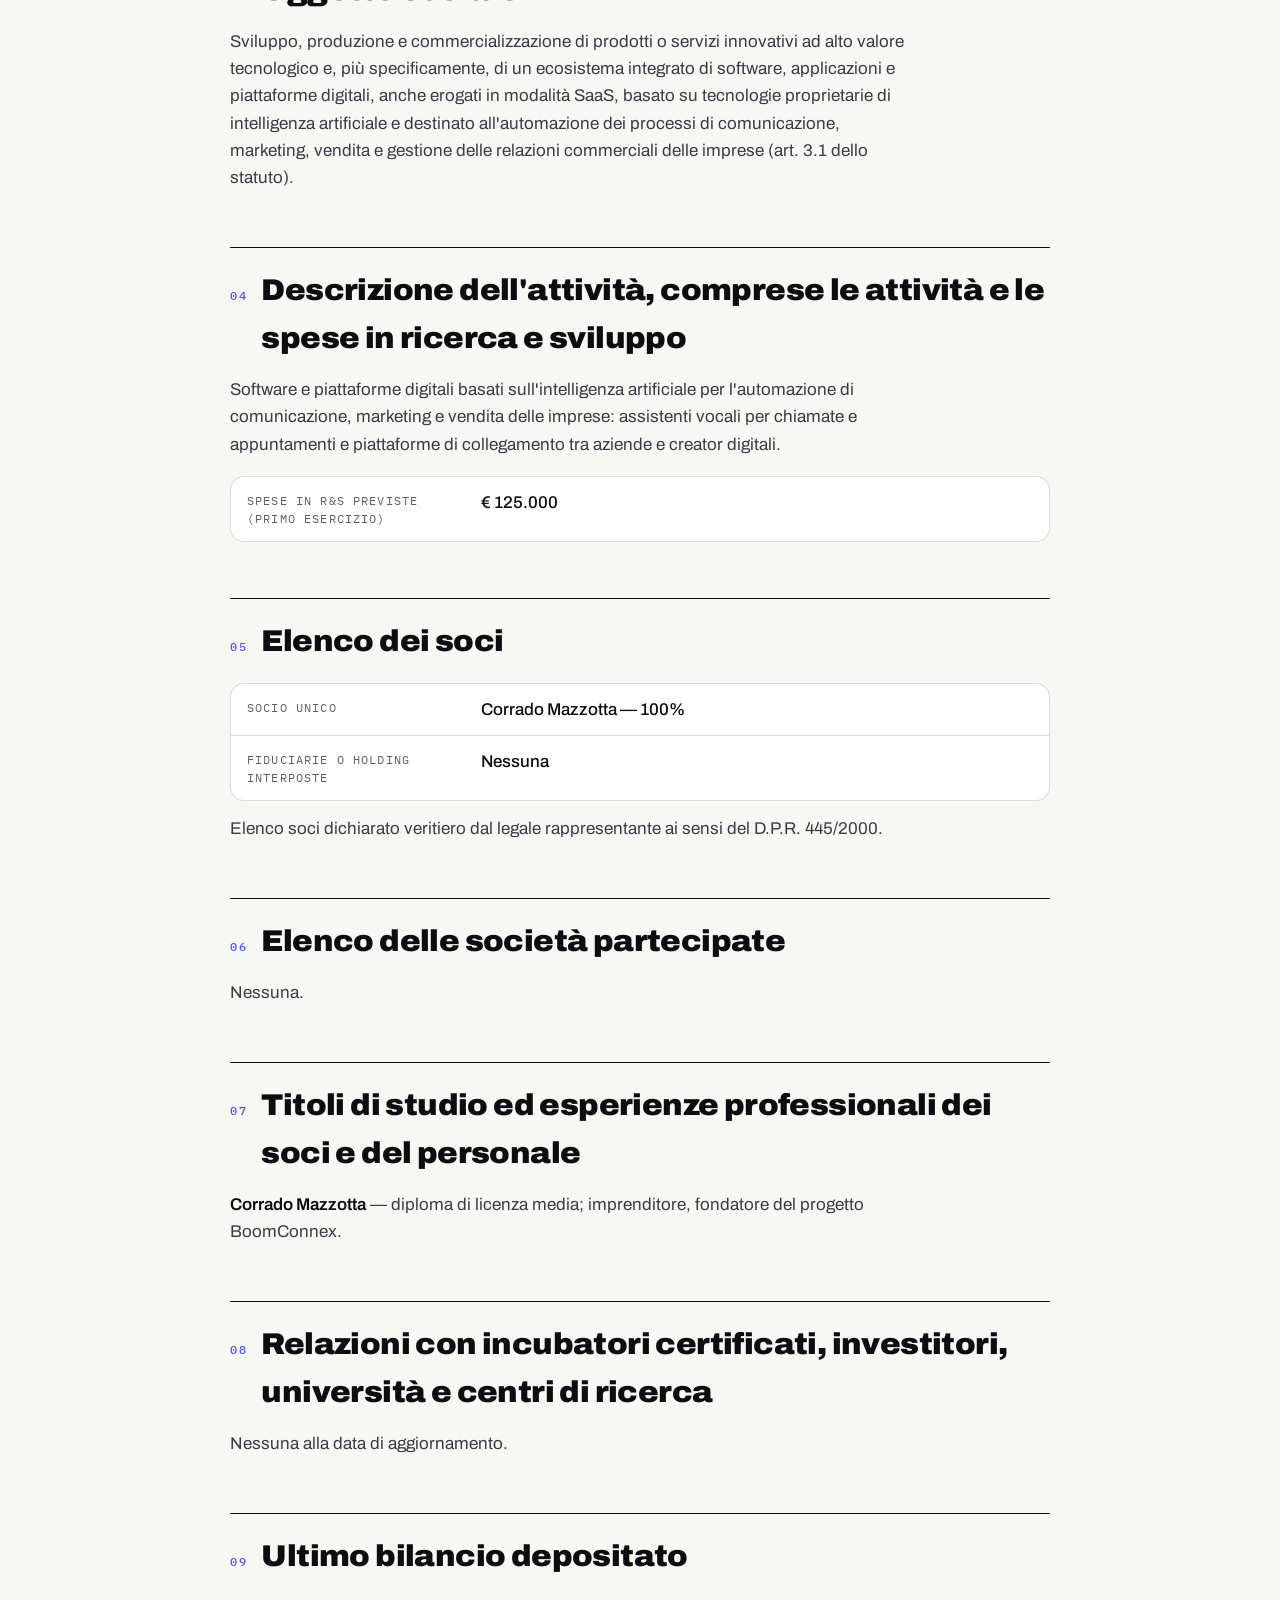
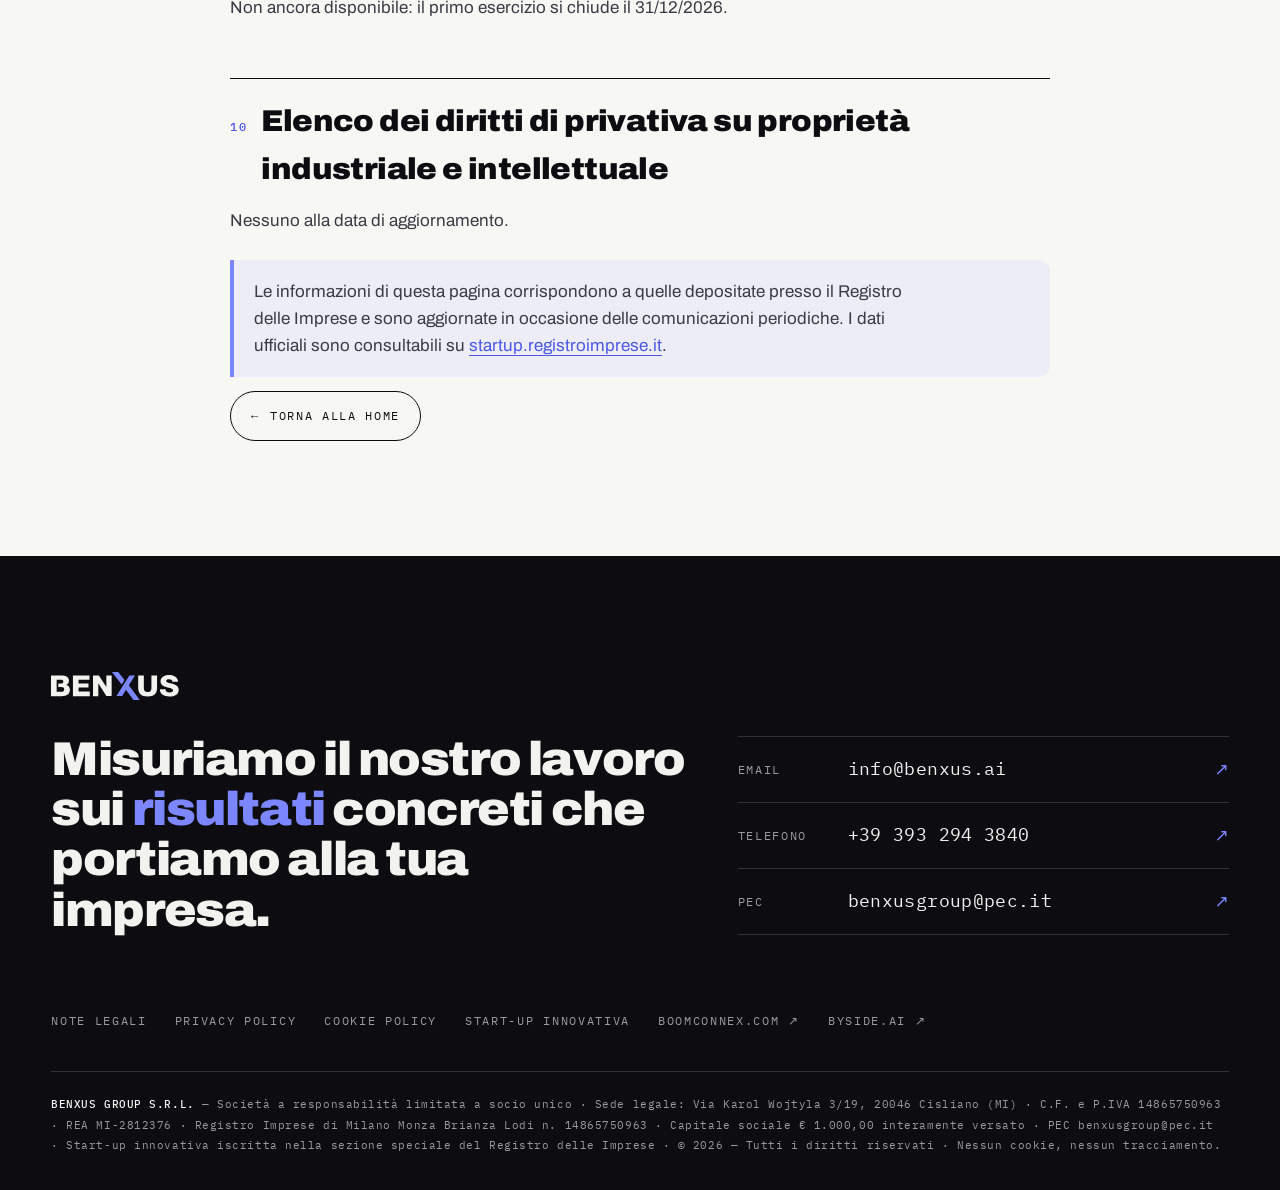
<file: startup-innovativa.html>
<!DOCTYPE html>
<html lang="it" data-theme="light">
<head>
<meta charset="UTF-8">
<meta name="viewport" content="width=device-width, initial-scale=1.0, viewport-fit=cover">
<meta http-equiv="Content-Security-Policy" content="default-src 'self'; script-src 'self'; style-src 'self'; img-src 'self'; font-src 'self'; connect-src 'none'; media-src 'none'; object-src 'none'; frame-src 'none'; worker-src 'none'; manifest-src 'self'; base-uri 'none'; form-action 'none'; upgrade-insecure-requests; require-trusted-types-for 'script'; trusted-types 'none'">
<meta name="referrer" content="strict-origin-when-cross-origin">
<title>Start-up innovativa — Benxus Group</title>
<meta name="description" content="Informazioni obbligatorie della start-up innovativa Benxus Group S.r.l. ai sensi dell'art. 25 D.L. 179/2012.">
<meta name="robots" content="index,follow">
<link rel="canonical" href="https://benxus.ai/startup-innovativa.html">
<meta name="theme-color" content="#F7F7F4">
<meta name="color-scheme" content="light dark">
<meta name="format-detection" content="telephone=no, date=no, address=no, email=no">
<meta name="apple-mobile-web-app-title" content="Benxus">
<meta name="application-name" content="Benxus">
<meta property="og:title" content="Start-up innovativa — Benxus Group">
<meta property="og:description" content="Informazioni obbligatorie della start-up innovativa Benxus Group S.r.l. ai sensi dell'art. 25 D.L. 179/2012.">
<meta property="og:type" content="website">
<meta property="og:url" content="https://benxus.ai/startup-innovativa.html">
<meta property="og:site_name" content="Benxus Group">
<meta property="og:locale" content="it_IT">
<meta property="og:image" content="https://benxus.ai/og.png">
<meta property="og:image:width" content="1200">
<meta property="og:image:height" content="630">
<meta property="og:image:alt" content="Benxus">
<meta name="twitter:card" content="summary_large_image">
<link rel="icon" href="favicon.svg" type="image/svg+xml">
<link rel="icon" href="favicon-32.png" type="image/png" sizes="32x32">
<link rel="apple-touch-icon" href="apple-touch-icon.png">
<link rel="manifest" href="site.webmanifest">
<link rel="preload" href="assets/fonts/archivo.woff2" as="font" type="font/woff2" crossorigin>
<link rel="stylesheet" href="assets/css/site.css?v=20261111f">
<script src="assets/js/boot.js?v=20261111f"></script>
<script src="assets/js/site.js?v=20261111f" defer></script>
</head>
<body id="top">
<svg class="sprite" aria-hidden="true" focusable="false"><symbol id="mark" viewBox="251.89 251.89 1949.00 1948.99"><path class="m" d="M1226.39,257.89c-133.45,0-260.74,27.21-376.62,76.26l135.34,171.58c75.86-25.52,156.98-39.32,241.28-39.32,419.02,0,759.99,340.97,759.99,759.99,0,152.41-45.08,294.5-122.63,413.66l130.57,175.95c125.71-163.44,200.57-367.88,200.57-589.6,0-534-434.51-968.5-968.5-968.5Z"/><polygon class="m" points="1787.99 1737.95 1380.89 1189.45 1395.19 1167.71 1654.84 754.05 1695.15 689.91 1684.13 689.91 1604.5 689.91 1409.58 689.91 1285.77 886.61 1004.87 1332.93 854.14 1572.33 748.29 1740.53 857.61 1740.53 1040.02 1740.53 1231.55 1416.04 1586.33 1895.62 1619.89 1941 1879.44 1941 1938.72 1941 1913.99 1907.74 1787.99 1737.95"/><path class="m" d="M1226.39,1986.38c-137.52,0-266.6-36.74-378.01-100.78-228.08-131.36-381.98-377.61-381.98-659.21,0-155.99,47.26-301.16,128.19-422l-133.05-171.48c-127.59,164.03-203.65,370.07-203.65,593.47,0,534.1,434.51,968.5,968.5,968.5,133.55,0,260.84-27.21,376.72-76.26l-128.58-173.86c-77.75,27.01-161.25,41.6-248.13,41.6Z"/><polygon class="m" points="670.84 708.28 994.64 1125.41 1015.19 1151.92 1160.95 920.86 1140.1 894.35 871.71 554.37 837.95 511.58 573.64 511.58 518.23 511.58 541.76 541.96 670.84 708.28"/></symbol></svg>
<div class="progress" aria-hidden="true"></div>
<a class="salta mono" href="#contenuto">Vai al contenuto</a>
<header class="site-header">
  <a class="logo-link" href="index.html#top" aria-label="Benxus Group — torna all'inizio"><svg class="wordmark" viewBox="321.83 1028.12 1809.12 396.54" role="img" aria-label="Benxus Group"><title>Benxus Group</title><path class="wm-l" d="M536.22,1209.8c26.92-12.83,40.39-32.61,40.39-59.36s-11.89-47.48-35.66-59.77c-18.9-9.55-44.11-14.05-75.62-13.51h-143.5v292.69h147.37c79.91,0,119.87-30.29,119.87-90.88,0-16.64-4.73-31.24-14.18-43.8-9.45-12.28-22.34-20.74-38.67-25.38ZM465.76,1308.87h-64.02v-172.75h61.87c21.76,0,32.65,9.41,32.65,28.25,0,9.56-3.73,16.92-11.17,22.1-6.01,3.82-13.18,5.73-21.48,5.73h-38.11v49.53h40.26c28.64,0,42.96,11.46,42.96,34.39s-14.33,32.75-42.96,32.75Z"/><polygon class="wm-l" points="712.32 1248.69 852.45 1248.69 852.45 1189.74 712.32 1189.74 712.32 1138.58 866.63 1138.58 866.63 1077.58 632.4 1077.58 632.4 1369.86 870.93 1369.86 870.93 1304.36 712.32 1304.36 712.32 1248.69"/><polygon class="wm-l" points="1105.46 1077.58 1105.89 1241.54 999.34 1077.58 916.85 1077.58 916.85 1370.68 992.03 1370.68 992.03 1188.11 1105.89 1369.45 1180.65 1369.45 1180.65 1077.58 1105.46 1077.58"/><path class="wm-l" d="M1744.07,1253.6c0,19.38-4.01,33.57-12.03,42.57-8.59,9.56-22.49,14.33-41.68,14.33s-33.08-4.77-41.68-14.33c-8.02-9.01-12.03-23.19-12.03-42.57v-176.02h-79.91v171.52c0,42.85,10.74,74.64,32.22,95.38,21.76,21.02,55.57,31.52,101.4,31.52s79.77-10.5,101.83-31.52c21.19-20.74,31.79-52.53,31.79-95.38v-171.52h-79.91v176.02Z"/><path class="wm-l" d="M2042.01,1193.84c-6.02-1.64-16.9-4.23-32.65-7.78-12.89-3-22.34-5.46-28.36-7.37-18.62-5.73-27.93-13.51-27.93-23.33,0-16.64,12.89-24.97,38.67-24.97,13.75,0,25.2,2.6,34.37,7.78,10.59,6.28,15.61,15.42,15.04,27.43h79.91c0-30.56-12.89-54.44-38.67-71.64-22.63-15.01-50.7-22.51-84.21-22.51s-61.01,6.83-84.21,20.47c-27.22,16.11-40.82,38.89-40.82,68.36,0,24.29,9.59,43.67,28.79,58.13,13.17,9.82,33.51,18.56,61.01,26.2,40.29,10.75,60.56,16.1,60.8,16.05,18.18,6.54,27.28,15.39,27.28,26.53,0,10.1-5.16,17.74-15.47,22.92-8.88,4.64-20.05,6.96-33.51,6.96-37.24,0-56.57-15.15-58-45.44h-79.91c0,35.2,13.46,61.95,40.39,80.23,23.48,16.11,54.42,24.15,92.8,24.15s69.03-7.09,91.94-21.29c27.78-16.64,41.68-42.16,41.68-76.55,0-40.39-29.64-68.5-88.94-84.33Z"/><polygon class="wm-x" points="1363.32 1141.67 1273.71 1028.12 1185.01 1028.12 1322.87 1205.76 1363.32 1141.67"/><polygon class="wm-x" points="1424.31 1216.18 1428.28 1210.13 1511.5 1077.59 1508.45 1077.59 1432.28 1077.59 1248.83 1369.05 1329.75 1369.05 1382.9 1279.03 1490.63 1424.66 1579.07 1424.66 1424.31 1216.18"/></svg></a>
  <nav id="nav" class="nav mono" aria-label="Navigazione principale">
    <a href="index.html#manifesto">Manifesto</a>
    <a href="index.html#piattaforme">Piattaforme</a>
    <a href="index.html#ecosistema">Ecosistema</a>
    <a href="index.html#lavora">Lavora con noi</a>
    <a href="index.html#azienda">Azienda</a>
    <a class="btn sm" href="index.html#contatti">Contatti <span class="arr" aria-hidden="true">→</span></a>
  </nav>
  <div class="tools">
    <div class="lang-sw mono" role="group" aria-label="Lingua"><span class="on" aria-current="true" lang="it">IT</span><a href="en/" hreflang="en" lang="en" title="English version" data-lang-switch>EN</a></div>
    <button class="theme-btn" type="button"><svg class="moon" viewBox="0 0 24 24" aria-hidden="true"><path d="M20 14.5A8 8 0 0 1 9.5 4a8 8 0 1 0 10.5 10.5z"/></svg><svg class="sun" viewBox="0 0 24 24" aria-hidden="true"><circle cx="12" cy="12" r="4.2"/><path d="M12 2.5v2.2M12 19.3v2.2M2.5 12h2.2M19.3 12h2.2M5.3 5.3l1.6 1.6M17.1 17.1l1.6 1.6M5.3 18.7l1.6-1.6M17.1 6.9l1.6-1.6"/></svg></button>
    <button class="menu-btn" type="button" aria-expanded="false" aria-controls="nav" aria-label="Apri il menu"><span></span><span></span></button>
  </div>
</header>

<main id="contenuto" class="doc">
  <div class="wrap">
    <p class="kicker mono">Art. 25, commi 11 e 12, D.L. 179/2012</p>
    <h1>Start-up innovativa</h1>
    <p class="upd mono">Ultimo aggiornamento: 2 novembre 2026</p>
    <p class="intro">BENXUS GROUP S.R.L. è iscritta dal 17/09/2026 nella sezione speciale del Registro delle Imprese di Milano Monza Brianza Lodi dedicata alle start-up innovative. Come previsto dalla legge, in questa pagina sono pubblicate le informazioni richieste, coerenti con quanto depositato al Registro delle Imprese.</p>
<nav class="toc" aria-label="Indice"><p class="mono">Indice</p><ol><li><a href="#s-a">Costituzione</a></li><li><a href="#s-b">Sede</a></li><li><a href="#s-c">Oggetto sociale</a></li><li><a href="#s-d">Attività e ricerca e sviluppo</a></li><li><a href="#s-e">Soci</a></li><li><a href="#s-f">Società partecipate</a></li><li><a href="#s-g">Titoli di studio ed esperienze</a></li><li><a href="#s-h">Relazioni con incubatori, investitori, università</a></li><li><a href="#s-i">Ultimo bilancio</a></li><li><a href="#s-l">Diritti di privativa</a></li></ol></nav><h2 id="s-a"><span class="n">01</span>Data e luogo di costituzione, notaio</h2><dl class="kv"><div><dt>Data atto costitutivo</dt><dd>02/09/2026</dd></div><div><dt>Luogo</dt><dd>Milano</dd></div><div><dt>Notaio</dt><dd>Notaio Mila Ricci — Studio notarile Mila Ricci, Via della Moscova 40, Milano</dd></div><div><dt>Iscrizione al Registro Imprese</dt><dd>17/09/2026</dd></div></dl><h2 id="s-b"><span class="n">02</span>Sede principale ed eventuali sedi periferiche</h2><dl class="kv"><div><dt>Sede legale e principale</dt><dd>Via Karol Wojtyla 3/19, 20046 Cisliano (MI)</dd></div><div><dt>Sedi periferiche e unità locali</dt><dd>Nessuna</dd></div></dl><h2 id="s-c"><span class="n">03</span>Oggetto sociale</h2><p>Sviluppo, produzione e commercializzazione di prodotti o servizi innovativi ad alto valore tecnologico e, più specificamente, di un ecosistema integrato di software, applicazioni e piattaforme digitali, anche erogati in modalità SaaS, basato su tecnologie proprietarie di intelligenza artificiale e destinato all'automazione dei processi di comunicazione, marketing, vendita e gestione delle relazioni commerciali delle imprese (art. 3.1 dello statuto).</p><h2 id="s-d"><span class="n">04</span>Descrizione dell'attività, comprese le attività e le spese in ricerca e sviluppo</h2><p>Software e piattaforme digitali basati sull'intelligenza artificiale per l'automazione di comunicazione, marketing e vendita delle imprese: assistenti vocali per chiamate e appuntamenti e piattaforme di collegamento tra aziende e creator digitali.</p><dl class="kv"><div><dt>Spese in R&S previste (primo esercizio)</dt><dd>€ 125.000</dd></div></dl><h2 id="s-e"><span class="n">05</span>Elenco dei soci</h2><dl class="kv"><div><dt>Socio unico</dt><dd>Corrado Mazzotta — 100%</dd></div><div><dt>Fiduciarie o holding interposte</dt><dd>Nessuna</dd></div></dl><p>Elenco soci dichiarato veritiero dal legale rappresentante ai sensi del D.P.R. 445/2000.</p><h2 id="s-f"><span class="n">06</span>Elenco delle società partecipate</h2><p>Nessuna.</p><h2 id="s-g"><span class="n">07</span>Titoli di studio ed esperienze professionali dei soci e del personale</h2><p><strong>Corrado Mazzotta</strong> — diploma di licenza media; imprenditore, fondatore del progetto BoomConnex.</p><h2 id="s-h"><span class="n">08</span>Relazioni con incubatori certificati, investitori, università e centri di ricerca</h2><p>Nessuna alla data di aggiornamento.</p><h2 id="s-i"><span class="n">09</span>Ultimo bilancio depositato</h2><p>Non ancora disponibile: il primo esercizio si chiude il 31/12/2026.</p><h2 id="s-l"><span class="n">10</span>Elenco dei diritti di privativa su proprietà industriale e intellettuale</h2><p>Nessuno alla data di aggiornamento.</p><div class="callout"><p>Le informazioni di questa pagina corrispondono a quelle depositate presso il Registro delle Imprese e sono aggiornate in occasione delle comunicazioni periodiche. I dati ufficiali sono consultabili su <a class="inl" href="https://startup.registroimprese.it" target="_blank" rel="noopener noreferrer">startup.registroimprese.it</a>.</p></div>
    <p class="back-top"><a class="btn ghost" href="index.html"><span class="arr" aria-hidden="true">←</span> Torna alla home</a></p>
  </div>
</main>
<footer class="site-footer" id="contatti">
  <div class="foot-grid">
    <div>
      <svg class="foot-logo" viewBox="321.83 1028.12 1809.12 396.54" role="img" aria-label="Benxus"><title>Benxus</title><path class="wm-l" d="M536.22,1209.8c26.92-12.83,40.39-32.61,40.39-59.36s-11.89-47.48-35.66-59.77c-18.9-9.55-44.11-14.05-75.62-13.51h-143.5v292.69h147.37c79.91,0,119.87-30.29,119.87-90.88,0-16.64-4.73-31.24-14.18-43.8-9.45-12.28-22.34-20.74-38.67-25.38ZM465.76,1308.87h-64.02v-172.75h61.87c21.76,0,32.65,9.41,32.65,28.25,0,9.56-3.73,16.92-11.17,22.1-6.01,3.82-13.18,5.73-21.48,5.73h-38.11v49.53h40.26c28.64,0,42.96,11.46,42.96,34.39s-14.33,32.75-42.96,32.75Z"/><polygon class="wm-l" points="712.32 1248.69 852.45 1248.69 852.45 1189.74 712.32 1189.74 712.32 1138.58 866.63 1138.58 866.63 1077.58 632.4 1077.58 632.4 1369.86 870.93 1369.86 870.93 1304.36 712.32 1304.36 712.32 1248.69"/><polygon class="wm-l" points="1105.46 1077.58 1105.89 1241.54 999.34 1077.58 916.85 1077.58 916.85 1370.68 992.03 1370.68 992.03 1188.11 1105.89 1369.45 1180.65 1369.45 1180.65 1077.58 1105.46 1077.58"/><path class="wm-l" d="M1744.07,1253.6c0,19.38-4.01,33.57-12.03,42.57-8.59,9.56-22.49,14.33-41.68,14.33s-33.08-4.77-41.68-14.33c-8.02-9.01-12.03-23.19-12.03-42.57v-176.02h-79.91v171.52c0,42.85,10.74,74.64,32.22,95.38,21.76,21.02,55.57,31.52,101.4,31.52s79.77-10.5,101.83-31.52c21.19-20.74,31.79-52.53,31.79-95.38v-171.52h-79.91v176.02Z"/><path class="wm-l" d="M2042.01,1193.84c-6.02-1.64-16.9-4.23-32.65-7.78-12.89-3-22.34-5.46-28.36-7.37-18.62-5.73-27.93-13.51-27.93-23.33,0-16.64,12.89-24.97,38.67-24.97,13.75,0,25.2,2.6,34.37,7.78,10.59,6.28,15.61,15.42,15.04,27.43h79.91c0-30.56-12.89-54.44-38.67-71.64-22.63-15.01-50.7-22.51-84.21-22.51s-61.01,6.83-84.21,20.47c-27.22,16.11-40.82,38.89-40.82,68.36,0,24.29,9.59,43.67,28.79,58.13,13.17,9.82,33.51,18.56,61.01,26.2,40.29,10.75,60.56,16.1,60.8,16.05,18.18,6.54,27.28,15.39,27.28,26.53,0,10.1-5.16,17.74-15.47,22.92-8.88,4.64-20.05,6.96-33.51,6.96-37.24,0-56.57-15.15-58-45.44h-79.91c0,35.2,13.46,61.95,40.39,80.23,23.48,16.11,54.42,24.15,92.8,24.15s69.03-7.09,91.94-21.29c27.78-16.64,41.68-42.16,41.68-76.55,0-40.39-29.64-68.5-88.94-84.33Z"/><polygon class="wm-x" points="1363.32 1141.67 1273.71 1028.12 1185.01 1028.12 1322.87 1205.76 1363.32 1141.67"/><polygon class="wm-x" points="1424.31 1216.18 1428.28 1210.13 1511.5 1077.59 1508.45 1077.59 1432.28 1077.59 1248.83 1369.05 1329.75 1369.05 1382.9 1279.03 1490.63 1424.66 1579.07 1424.66 1424.31 1216.18"/></svg>
      <h2>Misuriamo il nostro lavoro sui <em>risultati</em> concreti che portiamo alla tua impresa.</h2>
    </div>
    <div class="contact">
      <a href="mailto:info@benxus.ai" data-mail="info@benxus.ai"><span class="l mono">Email</span><span class="v">info@benxus.ai</span><span class="arr" aria-hidden="true">↗</span></a>
      <a href="tel:+393932943840"><span class="l mono">Telefono</span><span class="v">+39 393 294 3840</span><span class="arr" aria-hidden="true">↗</span></a>
      <a href="mailto:benxusgroup@pec.it" data-mail="benxusgroup@pec.it"><span class="l mono">PEC</span><span class="v">benxusgroup@pec.it</span><span class="arr" aria-hidden="true">↗</span></a>
    </div>
  </div>
  <nav class="foot-links mono" aria-label="Informazioni legali">
    <a href="note-legali.html">Note legali</a>
    <a href="privacy.html">Privacy policy</a>
    <a href="cookie.html">Cookie policy</a>
    <a href="startup-innovativa.html">Start-up innovativa</a>
    <a href="https://boomconnex.com" target="_blank" rel="noopener noreferrer">boomconnex.com ↗</a>
    <a href="https://byside.ai" target="_blank" rel="noopener noreferrer">byside.ai ↗</a>
  </nav>
  <p class="legal"><strong>BENXUS GROUP S.R.L.</strong> — Società a responsabilità limitata a socio unico · Sede legale: Via Karol Wojtyla 3/19, 20046 Cisliano (MI) · C.F. e P.IVA 14865750963 · REA MI-2812376 · Registro Imprese di Milano Monza Brianza Lodi n. 14865750963 · Capitale sociale € 1.000,00 interamente versato · PEC benxusgroup@pec.it · Start-up innovativa iscritta nella sezione speciale del Registro delle Imprese · © <span data-year>2026</span> — Tutti i diritti riservati · Nessun cookie, nessun tracciamento.</p>
  
  <a class="to-top" href="#top" aria-label="Torna su"><svg viewBox="0 0 24 24" aria-hidden="true"><path d="M12 19V5M5.5 11.5 12 5l6.5 6.5"/></svg></a>
</footer>
</body>
</html>
</file>
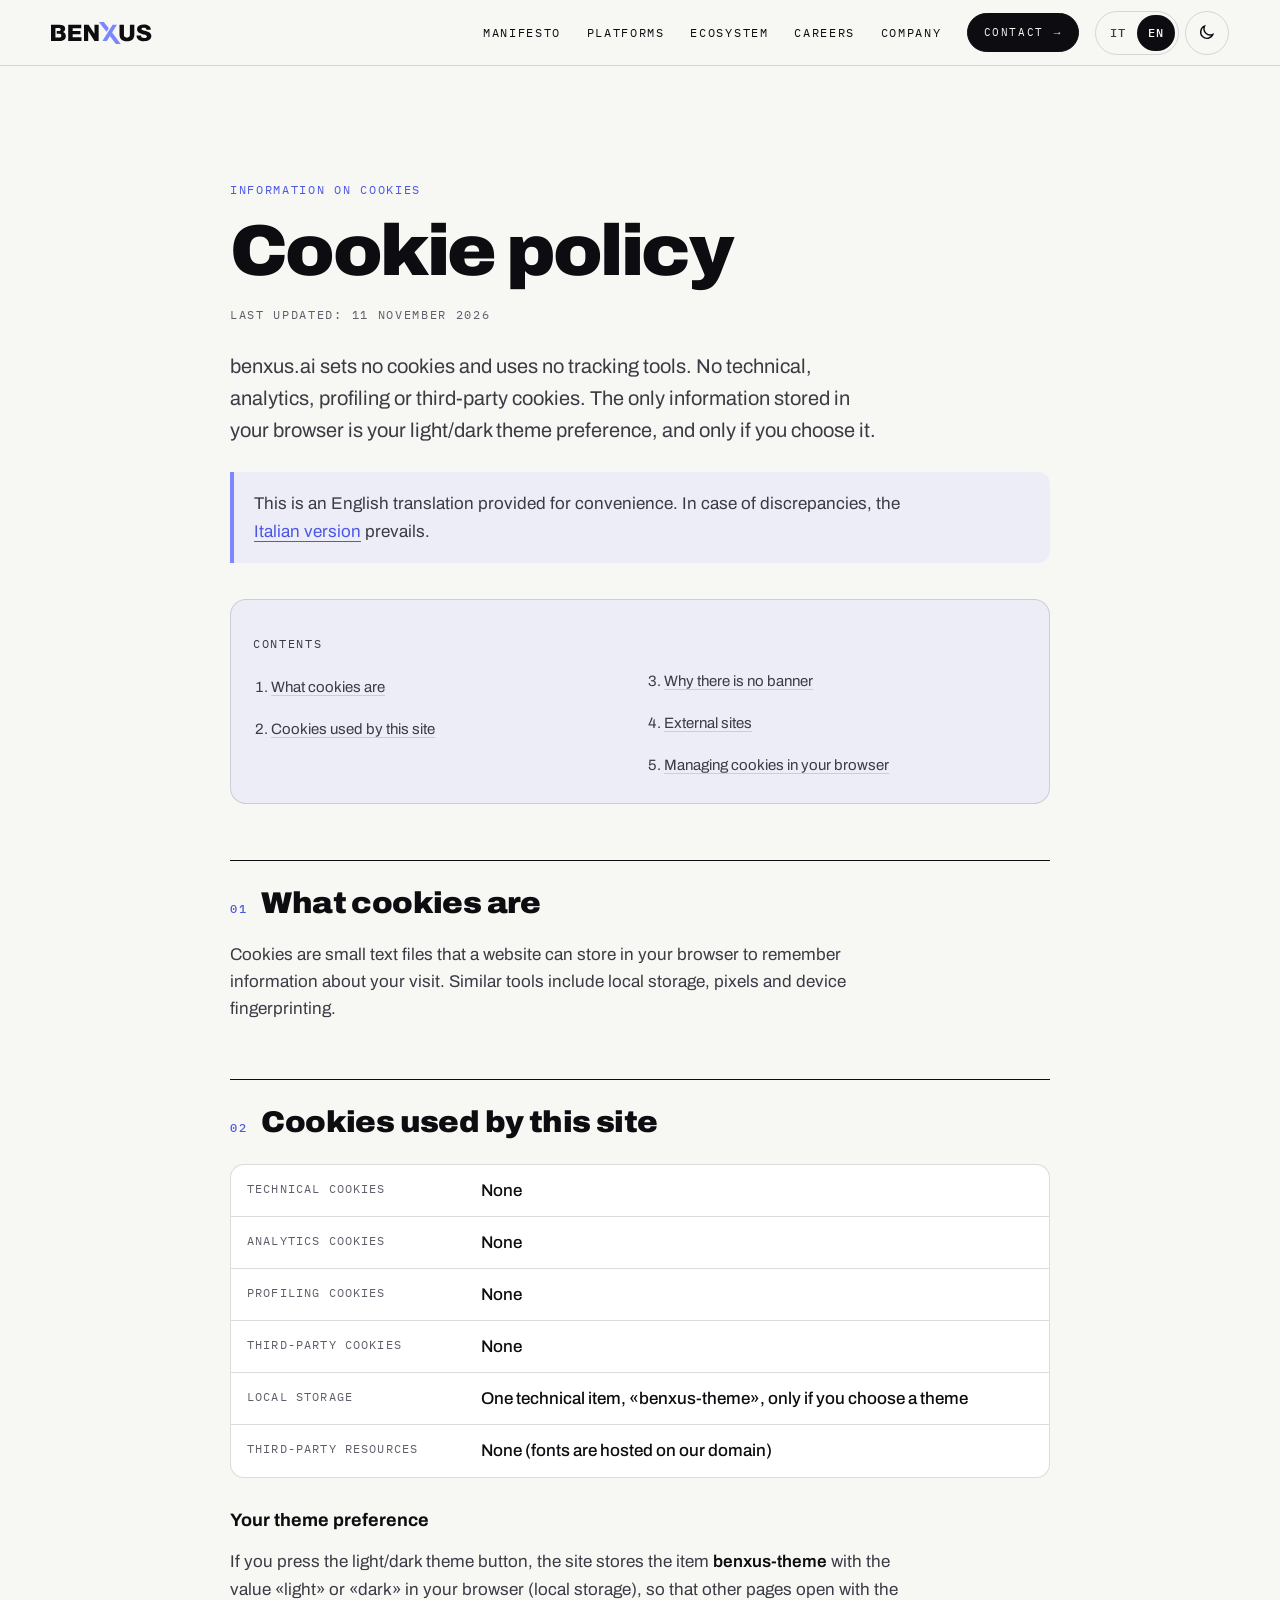
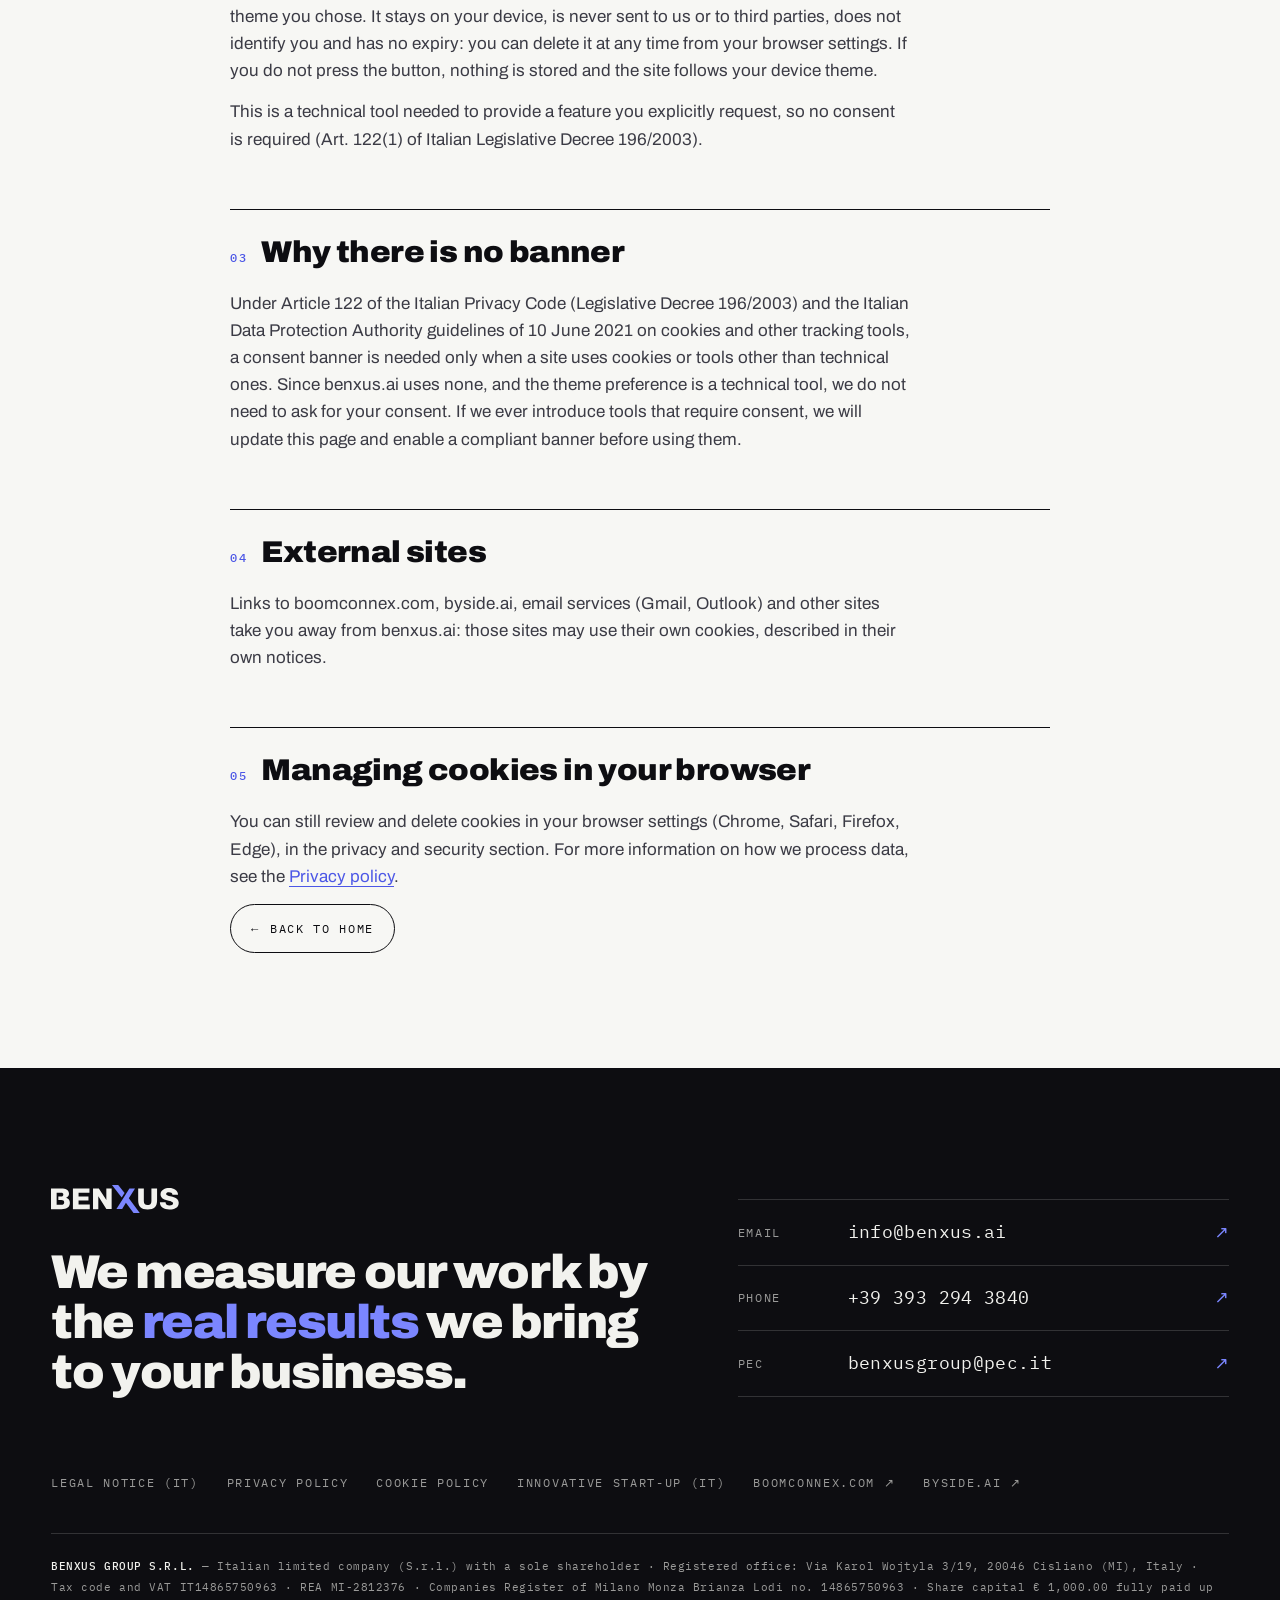
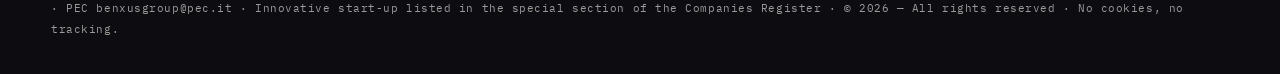
<file: en/cookie.html>
<!DOCTYPE html>
<html lang="en" data-theme="light">
<head>
<meta charset="UTF-8">
<meta name="viewport" content="width=device-width, initial-scale=1.0, viewport-fit=cover">
<meta http-equiv="Content-Security-Policy" content="default-src 'self'; script-src 'self'; style-src 'self'; img-src 'self'; font-src 'self'; connect-src 'none'; media-src 'none'; object-src 'none'; frame-src 'none'; worker-src 'none'; manifest-src 'self'; base-uri 'none'; form-action 'none'; upgrade-insecure-requests; require-trusted-types-for 'script'; trusted-types 'none'">
<meta name="referrer" content="strict-origin-when-cross-origin">
<title>Cookie policy — Benxus Group</title>
<meta name="description" content="benxus.ai cookie policy: the site uses no cookies or tracking tools.">
<meta name="robots" content="index,follow">
<link rel="canonical" href="https://benxus.ai/en/cookie.html">
<link rel="alternate" hreflang="it" href="https://benxus.ai/cookie.html">
<link rel="alternate" hreflang="en" href="https://benxus.ai/en/cookie.html">
<link rel="alternate" hreflang="x-default" href="https://benxus.ai/cookie.html">
<meta name="theme-color" content="#F7F7F4">
<meta name="color-scheme" content="light dark">
<meta name="format-detection" content="telephone=no, date=no, address=no, email=no">
<meta name="apple-mobile-web-app-title" content="Benxus">
<meta name="application-name" content="Benxus">
<meta property="og:title" content="Cookie policy — Benxus Group">
<meta property="og:description" content="benxus.ai cookie policy: the site uses no cookies or tracking tools.">
<meta property="og:type" content="website">
<meta property="og:url" content="https://benxus.ai/en/cookie.html">
<meta property="og:site_name" content="Benxus Group">
<meta property="og:locale" content="en_GB">
<meta property="og:image" content="https://benxus.ai/og.png">
<meta property="og:image:width" content="1200">
<meta property="og:image:height" content="630">
<meta property="og:image:alt" content="Benxus">
<meta name="twitter:card" content="summary_large_image">
<link rel="icon" href="../favicon.svg" type="image/svg+xml">
<link rel="icon" href="../favicon-32.png" type="image/png" sizes="32x32">
<link rel="apple-touch-icon" href="../apple-touch-icon.png">
<link rel="manifest" href="../site.webmanifest">
<link rel="preload" href="../assets/fonts/archivo.woff2" as="font" type="font/woff2" crossorigin>
<link rel="stylesheet" href="../assets/css/site.css?v=20261111f">
<script src="../assets/js/boot.js?v=20261111f"></script>
<script src="../assets/js/site.js?v=20261111f" defer></script>
</head>
<body id="top">
<svg class="sprite" aria-hidden="true" focusable="false"><symbol id="mark" viewBox="251.89 251.89 1949.00 1948.99"><path class="m" d="M1226.39,257.89c-133.45,0-260.74,27.21-376.62,76.26l135.34,171.58c75.86-25.52,156.98-39.32,241.28-39.32,419.02,0,759.99,340.97,759.99,759.99,0,152.41-45.08,294.5-122.63,413.66l130.57,175.95c125.71-163.44,200.57-367.88,200.57-589.6,0-534-434.51-968.5-968.5-968.5Z"/><polygon class="m" points="1787.99 1737.95 1380.89 1189.45 1395.19 1167.71 1654.84 754.05 1695.15 689.91 1684.13 689.91 1604.5 689.91 1409.58 689.91 1285.77 886.61 1004.87 1332.93 854.14 1572.33 748.29 1740.53 857.61 1740.53 1040.02 1740.53 1231.55 1416.04 1586.33 1895.62 1619.89 1941 1879.44 1941 1938.72 1941 1913.99 1907.74 1787.99 1737.95"/><path class="m" d="M1226.39,1986.38c-137.52,0-266.6-36.74-378.01-100.78-228.08-131.36-381.98-377.61-381.98-659.21,0-155.99,47.26-301.16,128.19-422l-133.05-171.48c-127.59,164.03-203.65,370.07-203.65,593.47,0,534.1,434.51,968.5,968.5,968.5,133.55,0,260.84-27.21,376.72-76.26l-128.58-173.86c-77.75,27.01-161.25,41.6-248.13,41.6Z"/><polygon class="m" points="670.84 708.28 994.64 1125.41 1015.19 1151.92 1160.95 920.86 1140.1 894.35 871.71 554.37 837.95 511.58 573.64 511.58 518.23 511.58 541.76 541.96 670.84 708.28"/></symbol></svg>
<div class="progress" aria-hidden="true"></div>
<a class="salta mono" href="#contenuto">Skip to content</a>
<header class="site-header">
  <a class="logo-link" href="index.html#top" aria-label="Benxus Group — back to top"><svg class="wordmark" viewBox="321.83 1028.12 1809.12 396.54" role="img" aria-label="Benxus Group"><title>Benxus Group</title><path class="wm-l" d="M536.22,1209.8c26.92-12.83,40.39-32.61,40.39-59.36s-11.89-47.48-35.66-59.77c-18.9-9.55-44.11-14.05-75.62-13.51h-143.5v292.69h147.37c79.91,0,119.87-30.29,119.87-90.88,0-16.64-4.73-31.24-14.18-43.8-9.45-12.28-22.34-20.74-38.67-25.38ZM465.76,1308.87h-64.02v-172.75h61.87c21.76,0,32.65,9.41,32.65,28.25,0,9.56-3.73,16.92-11.17,22.1-6.01,3.82-13.18,5.73-21.48,5.73h-38.11v49.53h40.26c28.64,0,42.96,11.46,42.96,34.39s-14.33,32.75-42.96,32.75Z"/><polygon class="wm-l" points="712.32 1248.69 852.45 1248.69 852.45 1189.74 712.32 1189.74 712.32 1138.58 866.63 1138.58 866.63 1077.58 632.4 1077.58 632.4 1369.86 870.93 1369.86 870.93 1304.36 712.32 1304.36 712.32 1248.69"/><polygon class="wm-l" points="1105.46 1077.58 1105.89 1241.54 999.34 1077.58 916.85 1077.58 916.85 1370.68 992.03 1370.68 992.03 1188.11 1105.89 1369.45 1180.65 1369.45 1180.65 1077.58 1105.46 1077.58"/><path class="wm-l" d="M1744.07,1253.6c0,19.38-4.01,33.57-12.03,42.57-8.59,9.56-22.49,14.33-41.68,14.33s-33.08-4.77-41.68-14.33c-8.02-9.01-12.03-23.19-12.03-42.57v-176.02h-79.91v171.52c0,42.85,10.74,74.64,32.22,95.38,21.76,21.02,55.57,31.52,101.4,31.52s79.77-10.5,101.83-31.52c21.19-20.74,31.79-52.53,31.79-95.38v-171.52h-79.91v176.02Z"/><path class="wm-l" d="M2042.01,1193.84c-6.02-1.64-16.9-4.23-32.65-7.78-12.89-3-22.34-5.46-28.36-7.37-18.62-5.73-27.93-13.51-27.93-23.33,0-16.64,12.89-24.97,38.67-24.97,13.75,0,25.2,2.6,34.37,7.78,10.59,6.28,15.61,15.42,15.04,27.43h79.91c0-30.56-12.89-54.44-38.67-71.64-22.63-15.01-50.7-22.51-84.21-22.51s-61.01,6.83-84.21,20.47c-27.22,16.11-40.82,38.89-40.82,68.36,0,24.29,9.59,43.67,28.79,58.13,13.17,9.82,33.51,18.56,61.01,26.2,40.29,10.75,60.56,16.1,60.8,16.05,18.18,6.54,27.28,15.39,27.28,26.53,0,10.1-5.16,17.74-15.47,22.92-8.88,4.64-20.05,6.96-33.51,6.96-37.24,0-56.57-15.15-58-45.44h-79.91c0,35.2,13.46,61.95,40.39,80.23,23.48,16.11,54.42,24.15,92.8,24.15s69.03-7.09,91.94-21.29c27.78-16.64,41.68-42.16,41.68-76.55,0-40.39-29.64-68.5-88.94-84.33Z"/><polygon class="wm-x" points="1363.32 1141.67 1273.71 1028.12 1185.01 1028.12 1322.87 1205.76 1363.32 1141.67"/><polygon class="wm-x" points="1424.31 1216.18 1428.28 1210.13 1511.5 1077.59 1508.45 1077.59 1432.28 1077.59 1248.83 1369.05 1329.75 1369.05 1382.9 1279.03 1490.63 1424.66 1579.07 1424.66 1424.31 1216.18"/></svg></a>
  <nav id="nav" class="nav mono" aria-label="Main navigation">
    <a href="index.html#manifesto">Manifesto</a>
    <a href="index.html#piattaforme">Platforms</a>
    <a href="index.html#ecosistema">Ecosystem</a>
    <a href="index.html#lavora">Careers</a>
    <a href="index.html#azienda">Company</a>
    <a class="btn sm" href="index.html#contatti">Contact <span class="arr" aria-hidden="true">→</span></a>
  </nav>
  <div class="tools">
    <div class="lang-sw mono" role="group" aria-label="Language"><a href="../cookie.html" hreflang="it" lang="it" title="Versione italiana" data-lang-switch>IT</a><span class="on" aria-current="true" lang="en">EN</span></div>
    <button class="theme-btn" type="button"><svg class="moon" viewBox="0 0 24 24" aria-hidden="true"><path d="M20 14.5A8 8 0 0 1 9.5 4a8 8 0 1 0 10.5 10.5z"/></svg><svg class="sun" viewBox="0 0 24 24" aria-hidden="true"><circle cx="12" cy="12" r="4.2"/><path d="M12 2.5v2.2M12 19.3v2.2M2.5 12h2.2M19.3 12h2.2M5.3 5.3l1.6 1.6M17.1 17.1l1.6 1.6M5.3 18.7l1.6-1.6M17.1 6.9l1.6-1.6"/></svg></button>
    <button class="menu-btn" type="button" aria-expanded="false" aria-controls="nav" aria-label="Open menu"><span></span><span></span></button>
  </div>
</header>

<main id="contenuto" class="doc">
  <div class="wrap">
    <p class="kicker mono">Information on cookies</p>
    <h1>Cookie policy</h1>
    <p class="upd mono">Last updated: 11 November 2026</p>
    <p class="intro">benxus.ai sets no cookies and uses no tracking tools. No technical, analytics, profiling or third-party cookies. The only information stored in your browser is your light/dark theme preference, and only if you choose it.</p>
<div class="callout"><p>This is an English translation provided for convenience. In case of discrepancies, the <a class="inl" href="../cookie.html">Italian version</a> prevails.</p></div><nav class="toc" aria-label="Contents"><p class="mono">Contents</p><ol><li><a href="#c-cosa">What cookies are</a></li><li><a href="#c-noi">Cookies used by this site</a></li><li><a href="#c-banner">Why there is no banner</a></li><li><a href="#c-terzi">External sites</a></li><li><a href="#c-browser">Managing cookies in your browser</a></li></ol></nav><h2 id="c-cosa"><span class="n">01</span>What cookies are</h2><p>Cookies are small text files that a website can store in your browser to remember information about your visit. Similar tools include local storage, pixels and device fingerprinting.</p><h2 id="c-noi"><span class="n">02</span>Cookies used by this site</h2><dl class="kv"><div><dt>Technical cookies</dt><dd>None</dd></div><div><dt>Analytics cookies</dt><dd>None</dd></div><div><dt>Profiling cookies</dt><dd>None</dd></div><div><dt>Third-party cookies</dt><dd>None</dd></div><div><dt>Local storage</dt><dd>One technical item, «benxus-theme», only if you choose a theme</dd></div><div><dt>Third-party resources</dt><dd>None (fonts are hosted on our domain)</dd></div></dl><h3>Your theme preference</h3><p>If you press the light/dark theme button, the site stores the item <strong>benxus-theme</strong> with the value «light» or «dark» in your browser (local storage), so that other pages open with the theme you chose. It stays on your device, is never sent to us or to third parties, does not identify you and has no expiry: you can delete it at any time from your browser settings. If you do not press the button, nothing is stored and the site follows your device theme.</p><p>This is a technical tool needed to provide a feature you explicitly request, so no consent is required (Art. 122(1) of Italian Legislative Decree 196/2003).</p><h2 id="c-banner"><span class="n">03</span>Why there is no banner</h2><p>Under Article 122 of the Italian Privacy Code (Legislative Decree 196/2003) and the Italian Data Protection Authority guidelines of 10 June 2021 on cookies and other tracking tools, a consent banner is needed only when a site uses cookies or tools other than technical ones. Since benxus.ai uses none, and the theme preference is a technical tool, we do not need to ask for your consent. If we ever introduce tools that require consent, we will update this page and enable a compliant banner before using them.</p><h2 id="c-terzi"><span class="n">04</span>External sites</h2><p>Links to boomconnex.com, byside.ai, email services (Gmail, Outlook) and other sites take you away from benxus.ai: those sites may use their own cookies, described in their own notices.</p><h2 id="c-browser"><span class="n">05</span>Managing cookies in your browser</h2><p>You can still review and delete cookies in your browser settings (Chrome, Safari, Firefox, Edge), in the privacy and security section. For more information on how we process data, see the <a class="inl" href="privacy.html">Privacy policy</a>.</p>
    <p class="back-top"><a class="btn ghost" href="index.html"><span class="arr" aria-hidden="true">←</span> Back to home</a></p>
  </div>
</main>
<footer class="site-footer" id="contatti">
  <div class="foot-grid">
    <div>
      <svg class="foot-logo" viewBox="321.83 1028.12 1809.12 396.54" role="img" aria-label="Benxus"><title>Benxus</title><path class="wm-l" d="M536.22,1209.8c26.92-12.83,40.39-32.61,40.39-59.36s-11.89-47.48-35.66-59.77c-18.9-9.55-44.11-14.05-75.62-13.51h-143.5v292.69h147.37c79.91,0,119.87-30.29,119.87-90.88,0-16.64-4.73-31.24-14.18-43.8-9.45-12.28-22.34-20.74-38.67-25.38ZM465.76,1308.87h-64.02v-172.75h61.87c21.76,0,32.65,9.41,32.65,28.25,0,9.56-3.73,16.92-11.17,22.1-6.01,3.82-13.18,5.73-21.48,5.73h-38.11v49.53h40.26c28.64,0,42.96,11.46,42.96,34.39s-14.33,32.75-42.96,32.75Z"/><polygon class="wm-l" points="712.32 1248.69 852.45 1248.69 852.45 1189.74 712.32 1189.74 712.32 1138.58 866.63 1138.58 866.63 1077.58 632.4 1077.58 632.4 1369.86 870.93 1369.86 870.93 1304.36 712.32 1304.36 712.32 1248.69"/><polygon class="wm-l" points="1105.46 1077.58 1105.89 1241.54 999.34 1077.58 916.85 1077.58 916.85 1370.68 992.03 1370.68 992.03 1188.11 1105.89 1369.45 1180.65 1369.45 1180.65 1077.58 1105.46 1077.58"/><path class="wm-l" d="M1744.07,1253.6c0,19.38-4.01,33.57-12.03,42.57-8.59,9.56-22.49,14.33-41.68,14.33s-33.08-4.77-41.68-14.33c-8.02-9.01-12.03-23.19-12.03-42.57v-176.02h-79.91v171.52c0,42.85,10.74,74.64,32.22,95.38,21.76,21.02,55.57,31.52,101.4,31.52s79.77-10.5,101.83-31.52c21.19-20.74,31.79-52.53,31.79-95.38v-171.52h-79.91v176.02Z"/><path class="wm-l" d="M2042.01,1193.84c-6.02-1.64-16.9-4.23-32.65-7.78-12.89-3-22.34-5.46-28.36-7.37-18.62-5.73-27.93-13.51-27.93-23.33,0-16.64,12.89-24.97,38.67-24.97,13.75,0,25.2,2.6,34.37,7.78,10.59,6.28,15.61,15.42,15.04,27.43h79.91c0-30.56-12.89-54.44-38.67-71.64-22.63-15.01-50.7-22.51-84.21-22.51s-61.01,6.83-84.21,20.47c-27.22,16.11-40.82,38.89-40.82,68.36,0,24.29,9.59,43.67,28.79,58.13,13.17,9.82,33.51,18.56,61.01,26.2,40.29,10.75,60.56,16.1,60.8,16.05,18.18,6.54,27.28,15.39,27.28,26.53,0,10.1-5.16,17.74-15.47,22.92-8.88,4.64-20.05,6.96-33.51,6.96-37.24,0-56.57-15.15-58-45.44h-79.91c0,35.2,13.46,61.95,40.39,80.23,23.48,16.11,54.42,24.15,92.8,24.15s69.03-7.09,91.94-21.29c27.78-16.64,41.68-42.16,41.68-76.55,0-40.39-29.64-68.5-88.94-84.33Z"/><polygon class="wm-x" points="1363.32 1141.67 1273.71 1028.12 1185.01 1028.12 1322.87 1205.76 1363.32 1141.67"/><polygon class="wm-x" points="1424.31 1216.18 1428.28 1210.13 1511.5 1077.59 1508.45 1077.59 1432.28 1077.59 1248.83 1369.05 1329.75 1369.05 1382.9 1279.03 1490.63 1424.66 1579.07 1424.66 1424.31 1216.18"/></svg>
      <h2>We measure our work by the <em>real results</em> we bring to your business.</h2>
    </div>
    <div class="contact">
      <a href="mailto:info@benxus.ai" data-mail="info@benxus.ai"><span class="l mono">Email</span><span class="v">info@benxus.ai</span><span class="arr" aria-hidden="true">↗</span></a>
      <a href="tel:+393932943840"><span class="l mono">Phone</span><span class="v">+39 393 294 3840</span><span class="arr" aria-hidden="true">↗</span></a>
      <a href="mailto:benxusgroup@pec.it" data-mail="benxusgroup@pec.it"><span class="l mono">PEC</span><span class="v">benxusgroup@pec.it</span><span class="arr" aria-hidden="true">↗</span></a>
    </div>
  </div>
  <nav class="foot-links mono" aria-label="Legal information">
    <a href="../note-legali.html">Legal notice (IT)</a>
    <a href="privacy.html">Privacy policy</a>
    <a href="cookie.html">Cookie policy</a>
    <a href="../startup-innovativa.html">Innovative start-up (IT)</a>
    <a href="https://boomconnex.com" target="_blank" rel="noopener noreferrer">boomconnex.com ↗</a>
    <a href="https://byside.ai" target="_blank" rel="noopener noreferrer">byside.ai ↗</a>
  </nav>
  <p class="legal"><strong>BENXUS GROUP S.R.L.</strong> — Italian limited company (S.r.l.) with a sole shareholder · Registered office: Via Karol Wojtyla 3/19, 20046 Cisliano (MI), Italy · Tax code and VAT IT14865750963 · REA MI-2812376 · Companies Register of Milano Monza Brianza Lodi no. 14865750963 · Share capital € 1,000.00 fully paid up · PEC benxusgroup@pec.it · Innovative start-up listed in the special section of the Companies Register · © <span data-year>2026</span> — All rights reserved · No cookies, no tracking.</p>
  
  <a class="to-top" href="#top" aria-label="Back to top"><svg viewBox="0 0 24 24" aria-hidden="true"><path d="M12 19V5M5.5 11.5 12 5l6.5 6.5"/></svg></a>
</footer>
</body>
</html>
</file>
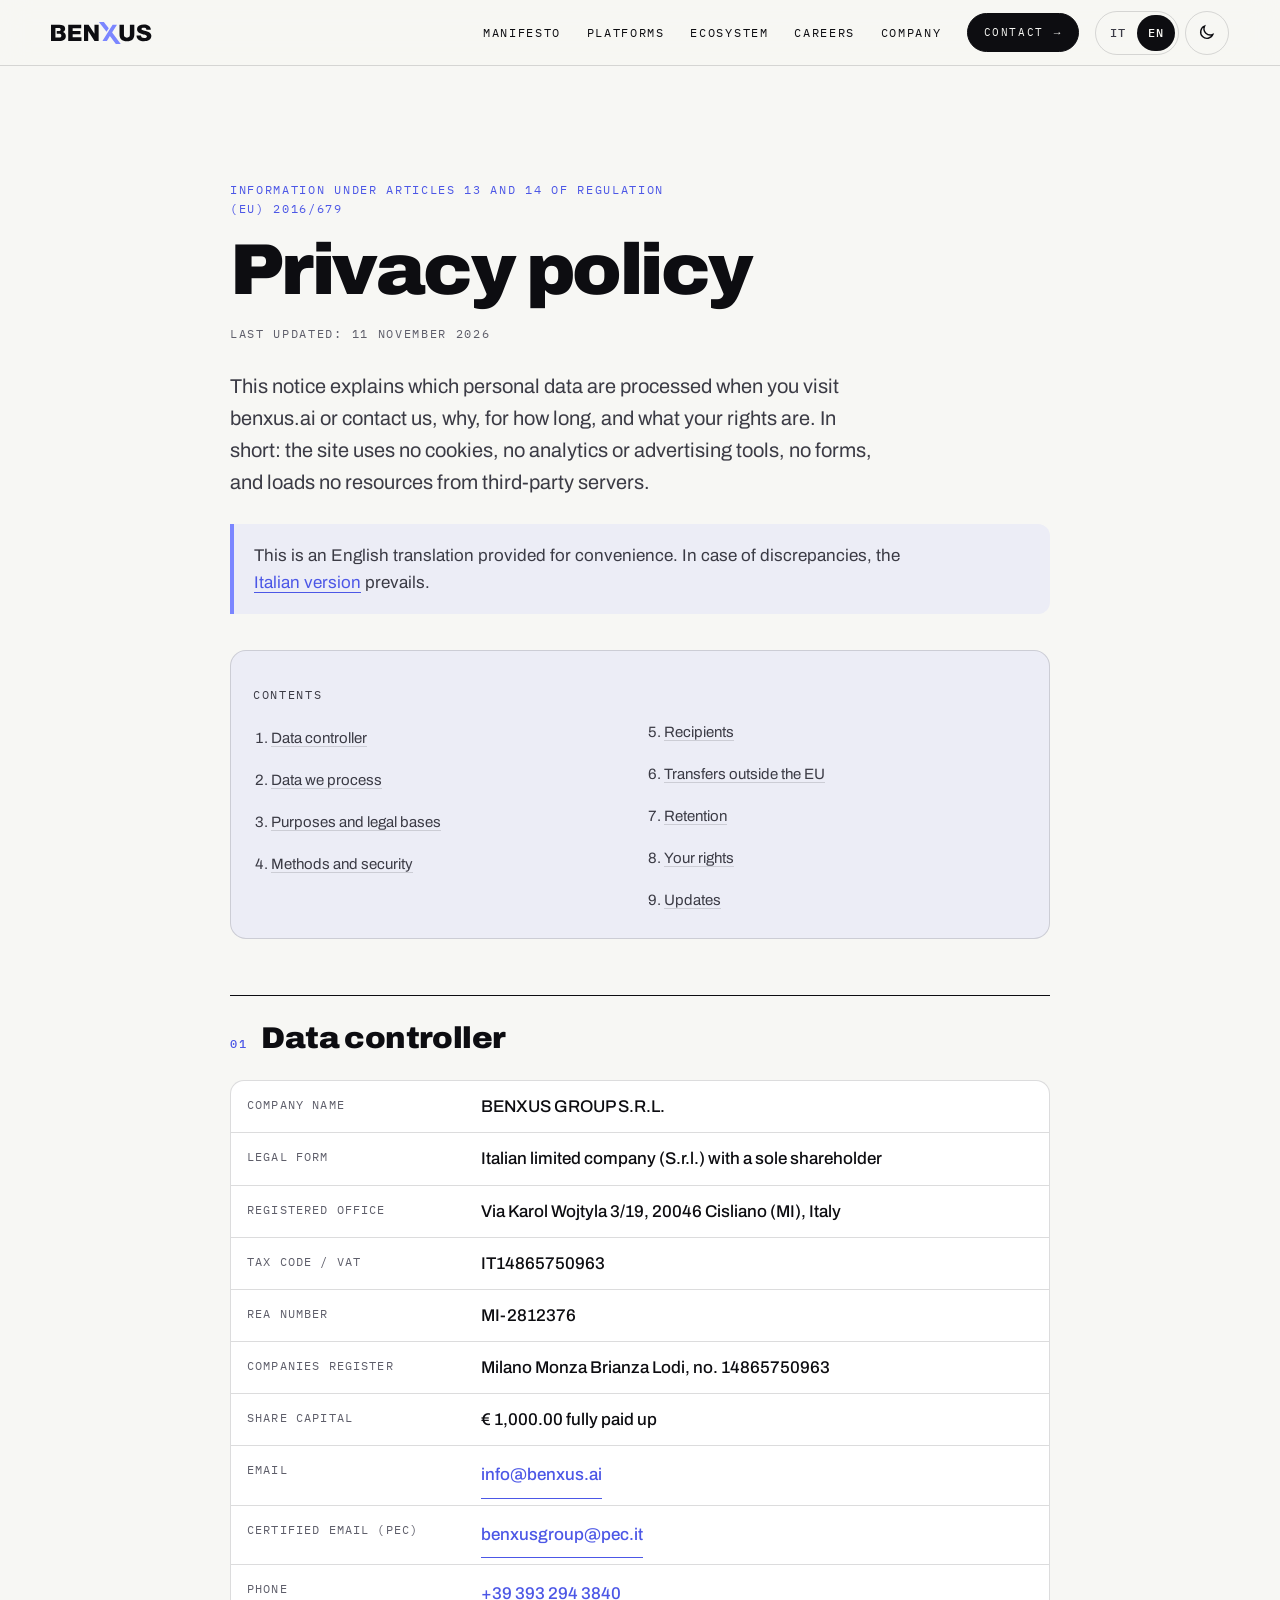
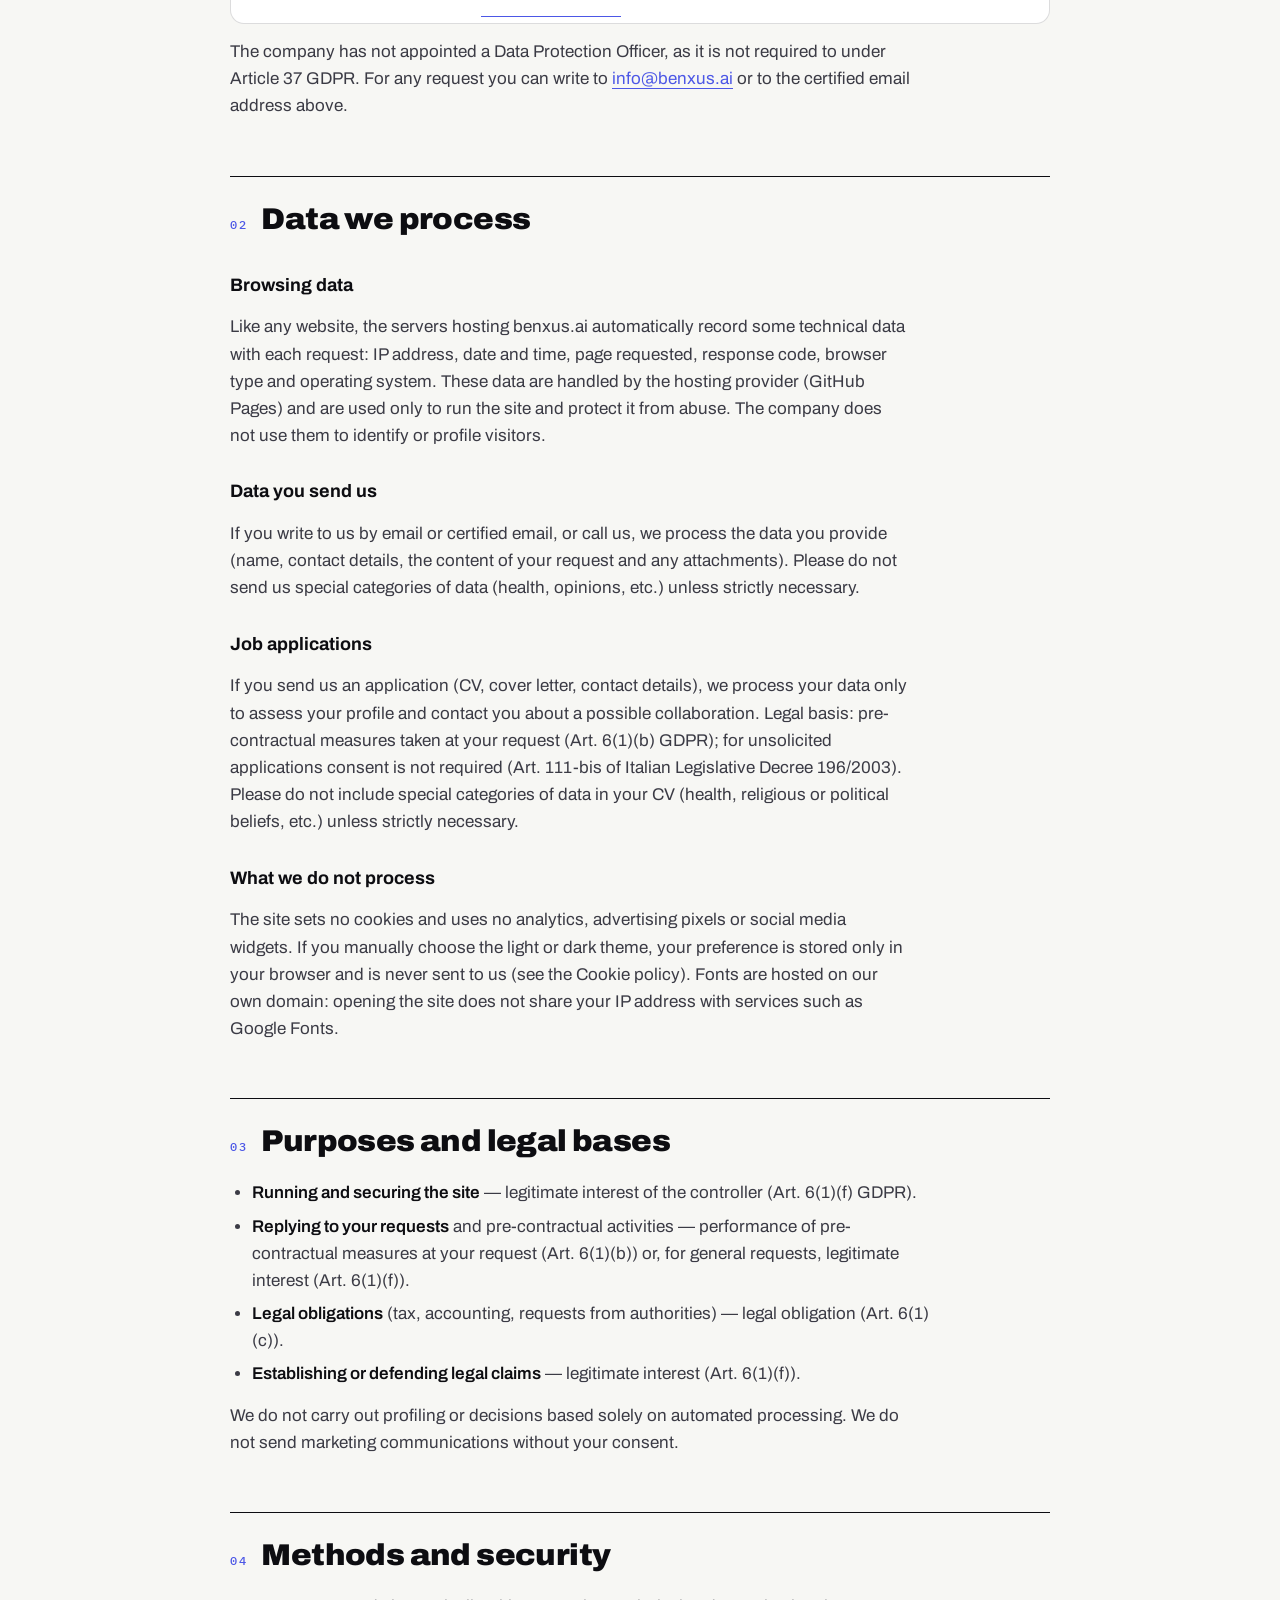
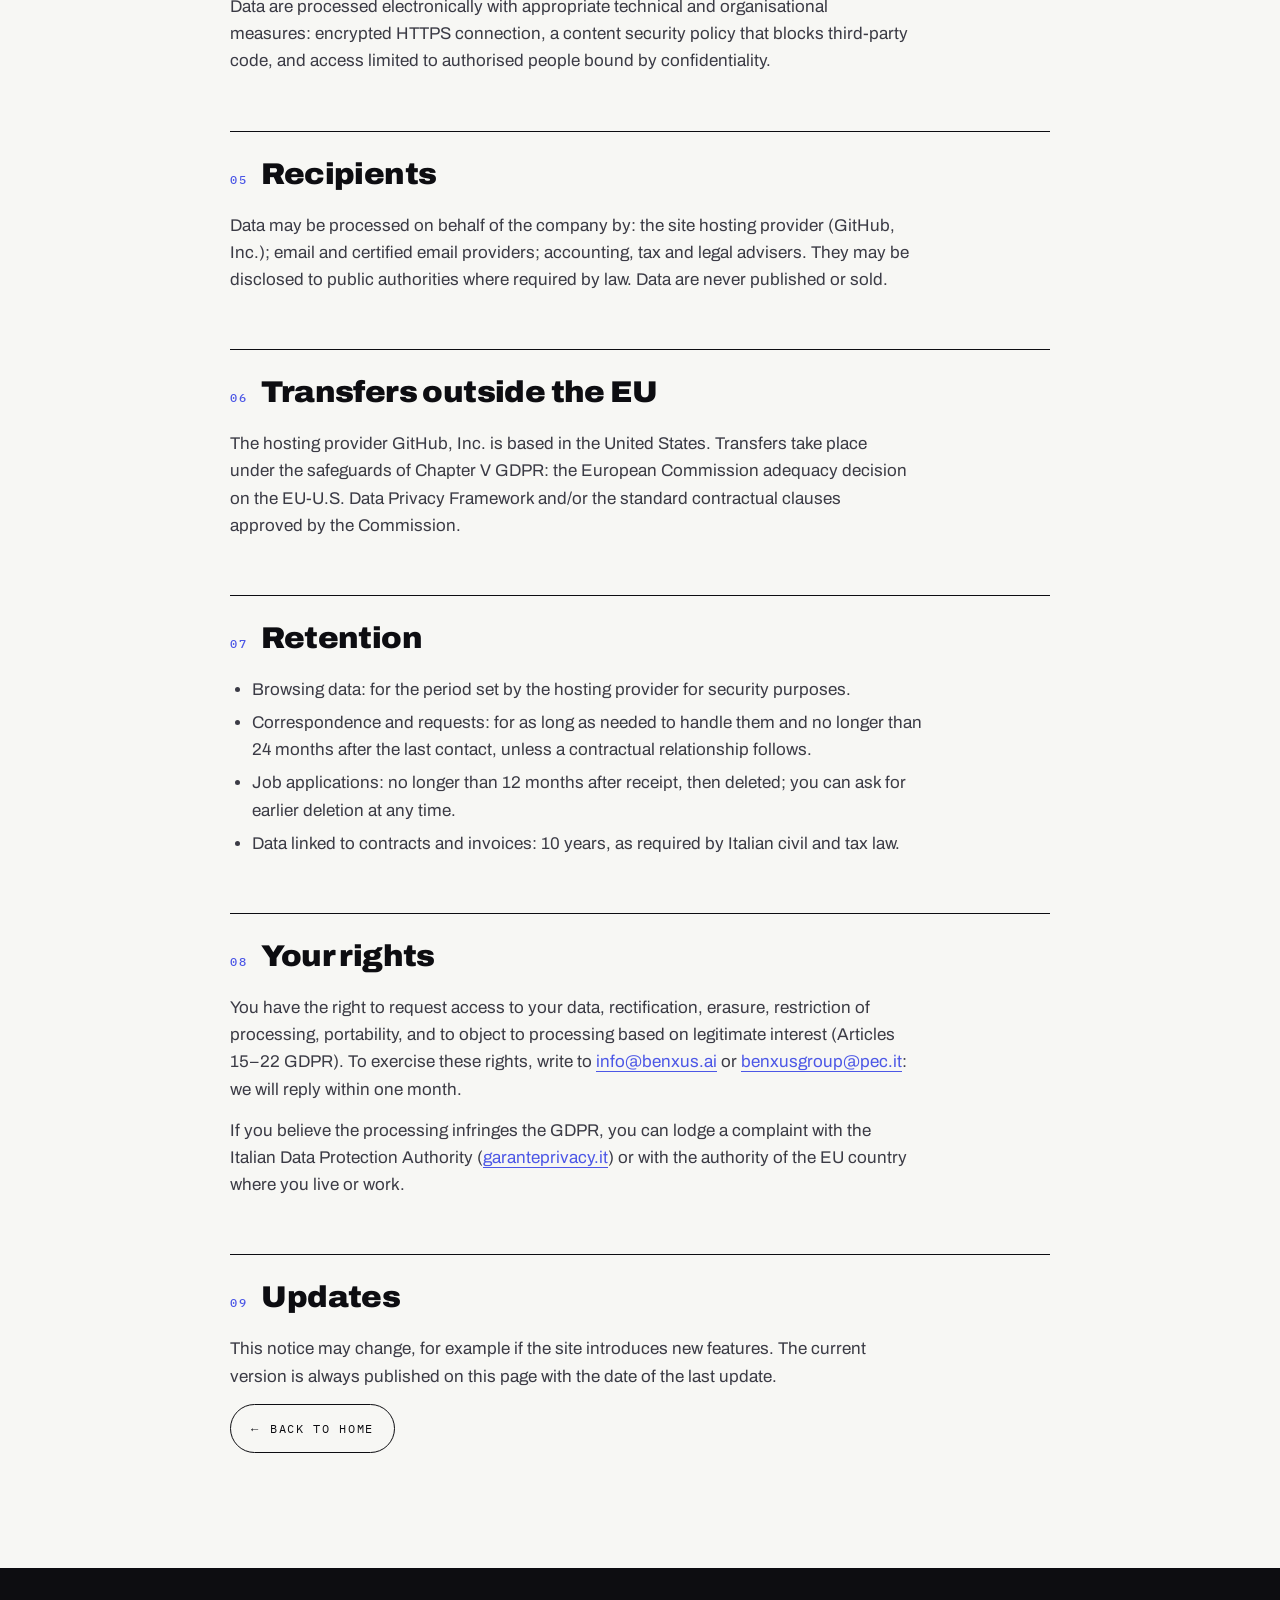
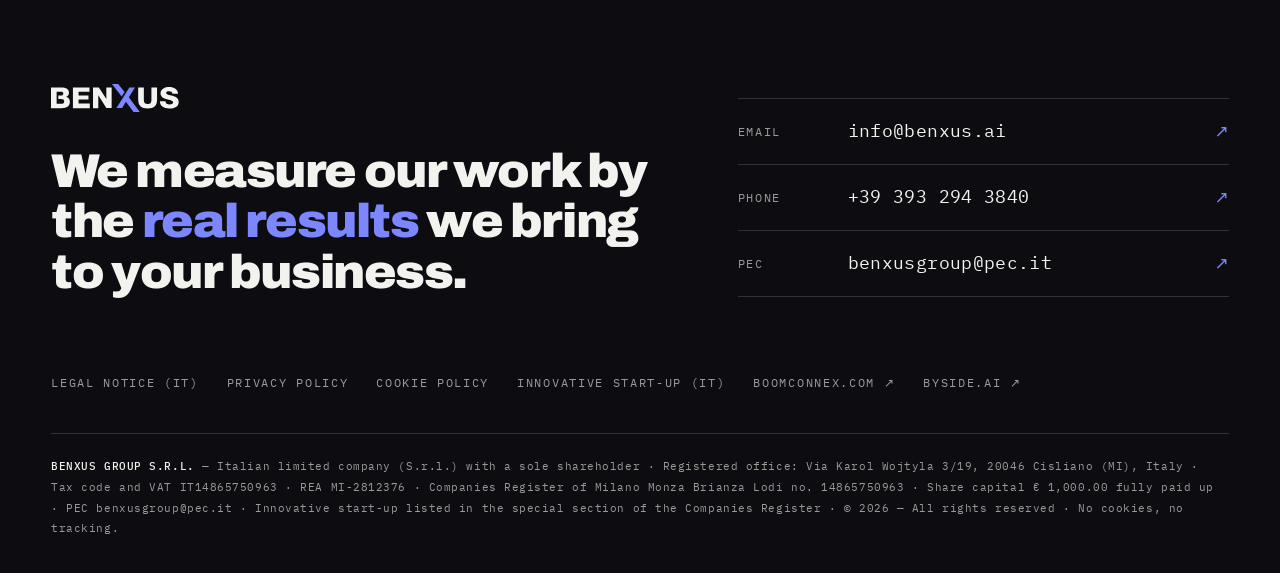
<file: en/privacy.html>
<!DOCTYPE html>
<html lang="en" data-theme="light">
<head>
<meta charset="UTF-8">
<meta name="viewport" content="width=device-width, initial-scale=1.0, viewport-fit=cover">
<meta http-equiv="Content-Security-Policy" content="default-src 'self'; script-src 'self'; style-src 'self'; img-src 'self'; font-src 'self'; connect-src 'none'; media-src 'none'; object-src 'none'; frame-src 'none'; worker-src 'none'; manifest-src 'self'; base-uri 'none'; form-action 'none'; upgrade-insecure-requests; require-trusted-types-for 'script'; trusted-types 'none'">
<meta name="referrer" content="strict-origin-when-cross-origin">
<title>Privacy policy — Benxus Group</title>
<meta name="description" content="Benxus Group S.r.l. privacy policy under the GDPR: data processed, purposes, retention and your rights.">
<meta name="robots" content="index,follow">
<link rel="canonical" href="https://benxus.ai/en/privacy.html">
<link rel="alternate" hreflang="it" href="https://benxus.ai/privacy.html">
<link rel="alternate" hreflang="en" href="https://benxus.ai/en/privacy.html">
<link rel="alternate" hreflang="x-default" href="https://benxus.ai/privacy.html">
<meta name="theme-color" content="#F7F7F4">
<meta name="color-scheme" content="light dark">
<meta name="format-detection" content="telephone=no, date=no, address=no, email=no">
<meta name="apple-mobile-web-app-title" content="Benxus">
<meta name="application-name" content="Benxus">
<meta property="og:title" content="Privacy policy — Benxus Group">
<meta property="og:description" content="Benxus Group S.r.l. privacy policy under the GDPR: data processed, purposes, retention and your rights.">
<meta property="og:type" content="website">
<meta property="og:url" content="https://benxus.ai/en/privacy.html">
<meta property="og:site_name" content="Benxus Group">
<meta property="og:locale" content="en_GB">
<meta property="og:image" content="https://benxus.ai/og.png">
<meta property="og:image:width" content="1200">
<meta property="og:image:height" content="630">
<meta property="og:image:alt" content="Benxus">
<meta name="twitter:card" content="summary_large_image">
<link rel="icon" href="../favicon.svg" type="image/svg+xml">
<link rel="icon" href="../favicon-32.png" type="image/png" sizes="32x32">
<link rel="apple-touch-icon" href="../apple-touch-icon.png">
<link rel="manifest" href="../site.webmanifest">
<link rel="preload" href="../assets/fonts/archivo.woff2" as="font" type="font/woff2" crossorigin>
<link rel="stylesheet" href="../assets/css/site.css?v=20261111f">
<script src="../assets/js/boot.js?v=20261111f"></script>
<script src="../assets/js/site.js?v=20261111f" defer></script>
</head>
<body id="top">
<svg class="sprite" aria-hidden="true" focusable="false"><symbol id="mark" viewBox="251.89 251.89 1949.00 1948.99"><path class="m" d="M1226.39,257.89c-133.45,0-260.74,27.21-376.62,76.26l135.34,171.58c75.86-25.52,156.98-39.32,241.28-39.32,419.02,0,759.99,340.97,759.99,759.99,0,152.41-45.08,294.5-122.63,413.66l130.57,175.95c125.71-163.44,200.57-367.88,200.57-589.6,0-534-434.51-968.5-968.5-968.5Z"/><polygon class="m" points="1787.99 1737.95 1380.89 1189.45 1395.19 1167.71 1654.84 754.05 1695.15 689.91 1684.13 689.91 1604.5 689.91 1409.58 689.91 1285.77 886.61 1004.87 1332.93 854.14 1572.33 748.29 1740.53 857.61 1740.53 1040.02 1740.53 1231.55 1416.04 1586.33 1895.62 1619.89 1941 1879.44 1941 1938.72 1941 1913.99 1907.74 1787.99 1737.95"/><path class="m" d="M1226.39,1986.38c-137.52,0-266.6-36.74-378.01-100.78-228.08-131.36-381.98-377.61-381.98-659.21,0-155.99,47.26-301.16,128.19-422l-133.05-171.48c-127.59,164.03-203.65,370.07-203.65,593.47,0,534.1,434.51,968.5,968.5,968.5,133.55,0,260.84-27.21,376.72-76.26l-128.58-173.86c-77.75,27.01-161.25,41.6-248.13,41.6Z"/><polygon class="m" points="670.84 708.28 994.64 1125.41 1015.19 1151.92 1160.95 920.86 1140.1 894.35 871.71 554.37 837.95 511.58 573.64 511.58 518.23 511.58 541.76 541.96 670.84 708.28"/></symbol></svg>
<div class="progress" aria-hidden="true"></div>
<a class="salta mono" href="#contenuto">Skip to content</a>
<header class="site-header">
  <a class="logo-link" href="index.html#top" aria-label="Benxus Group — back to top"><svg class="wordmark" viewBox="321.83 1028.12 1809.12 396.54" role="img" aria-label="Benxus Group"><title>Benxus Group</title><path class="wm-l" d="M536.22,1209.8c26.92-12.83,40.39-32.61,40.39-59.36s-11.89-47.48-35.66-59.77c-18.9-9.55-44.11-14.05-75.62-13.51h-143.5v292.69h147.37c79.91,0,119.87-30.29,119.87-90.88,0-16.64-4.73-31.24-14.18-43.8-9.45-12.28-22.34-20.74-38.67-25.38ZM465.76,1308.87h-64.02v-172.75h61.87c21.76,0,32.65,9.41,32.65,28.25,0,9.56-3.73,16.92-11.17,22.1-6.01,3.82-13.18,5.73-21.48,5.73h-38.11v49.53h40.26c28.64,0,42.96,11.46,42.96,34.39s-14.33,32.75-42.96,32.75Z"/><polygon class="wm-l" points="712.32 1248.69 852.45 1248.69 852.45 1189.74 712.32 1189.74 712.32 1138.58 866.63 1138.58 866.63 1077.58 632.4 1077.58 632.4 1369.86 870.93 1369.86 870.93 1304.36 712.32 1304.36 712.32 1248.69"/><polygon class="wm-l" points="1105.46 1077.58 1105.89 1241.54 999.34 1077.58 916.85 1077.58 916.85 1370.68 992.03 1370.68 992.03 1188.11 1105.89 1369.45 1180.65 1369.45 1180.65 1077.58 1105.46 1077.58"/><path class="wm-l" d="M1744.07,1253.6c0,19.38-4.01,33.57-12.03,42.57-8.59,9.56-22.49,14.33-41.68,14.33s-33.08-4.77-41.68-14.33c-8.02-9.01-12.03-23.19-12.03-42.57v-176.02h-79.91v171.52c0,42.85,10.74,74.64,32.22,95.38,21.76,21.02,55.57,31.52,101.4,31.52s79.77-10.5,101.83-31.52c21.19-20.74,31.79-52.53,31.79-95.38v-171.52h-79.91v176.02Z"/><path class="wm-l" d="M2042.01,1193.84c-6.02-1.64-16.9-4.23-32.65-7.78-12.89-3-22.34-5.46-28.36-7.37-18.62-5.73-27.93-13.51-27.93-23.33,0-16.64,12.89-24.97,38.67-24.97,13.75,0,25.2,2.6,34.37,7.78,10.59,6.28,15.61,15.42,15.04,27.43h79.91c0-30.56-12.89-54.44-38.67-71.64-22.63-15.01-50.7-22.51-84.21-22.51s-61.01,6.83-84.21,20.47c-27.22,16.11-40.82,38.89-40.82,68.36,0,24.29,9.59,43.67,28.79,58.13,13.17,9.82,33.51,18.56,61.01,26.2,40.29,10.75,60.56,16.1,60.8,16.05,18.18,6.54,27.28,15.39,27.28,26.53,0,10.1-5.16,17.74-15.47,22.92-8.88,4.64-20.05,6.96-33.51,6.96-37.24,0-56.57-15.15-58-45.44h-79.91c0,35.2,13.46,61.95,40.39,80.23,23.48,16.11,54.42,24.15,92.8,24.15s69.03-7.09,91.94-21.29c27.78-16.64,41.68-42.16,41.68-76.55,0-40.39-29.64-68.5-88.94-84.33Z"/><polygon class="wm-x" points="1363.32 1141.67 1273.71 1028.12 1185.01 1028.12 1322.87 1205.76 1363.32 1141.67"/><polygon class="wm-x" points="1424.31 1216.18 1428.28 1210.13 1511.5 1077.59 1508.45 1077.59 1432.28 1077.59 1248.83 1369.05 1329.75 1369.05 1382.9 1279.03 1490.63 1424.66 1579.07 1424.66 1424.31 1216.18"/></svg></a>
  <nav id="nav" class="nav mono" aria-label="Main navigation">
    <a href="index.html#manifesto">Manifesto</a>
    <a href="index.html#piattaforme">Platforms</a>
    <a href="index.html#ecosistema">Ecosystem</a>
    <a href="index.html#lavora">Careers</a>
    <a href="index.html#azienda">Company</a>
    <a class="btn sm" href="index.html#contatti">Contact <span class="arr" aria-hidden="true">→</span></a>
  </nav>
  <div class="tools">
    <div class="lang-sw mono" role="group" aria-label="Language"><a href="../privacy.html" hreflang="it" lang="it" title="Versione italiana" data-lang-switch>IT</a><span class="on" aria-current="true" lang="en">EN</span></div>
    <button class="theme-btn" type="button"><svg class="moon" viewBox="0 0 24 24" aria-hidden="true"><path d="M20 14.5A8 8 0 0 1 9.5 4a8 8 0 1 0 10.5 10.5z"/></svg><svg class="sun" viewBox="0 0 24 24" aria-hidden="true"><circle cx="12" cy="12" r="4.2"/><path d="M12 2.5v2.2M12 19.3v2.2M2.5 12h2.2M19.3 12h2.2M5.3 5.3l1.6 1.6M17.1 17.1l1.6 1.6M5.3 18.7l1.6-1.6M17.1 6.9l1.6-1.6"/></svg></button>
    <button class="menu-btn" type="button" aria-expanded="false" aria-controls="nav" aria-label="Open menu"><span></span><span></span></button>
  </div>
</header>

<main id="contenuto" class="doc">
  <div class="wrap">
    <p class="kicker mono">Information under Articles 13 and 14 of Regulation (EU) 2016/679</p>
    <h1>Privacy policy</h1>
    <p class="upd mono">Last updated: 11 November 2026</p>
    <p class="intro">This notice explains which personal data are processed when you visit benxus.ai or contact us, why, for how long, and what your rights are. In short: the site uses no cookies, no analytics or advertising tools, no forms, and loads no resources from third-party servers.</p>
<div class="callout"><p>This is an English translation provided for convenience. In case of discrepancies, the <a class="inl" href="../privacy.html">Italian version</a> prevails.</p></div><nav class="toc" aria-label="Contents"><p class="mono">Contents</p><ol><li><a href="#p-tit">Data controller</a></li><li><a href="#p-dati">Data we process</a></li><li><a href="#p-fin">Purposes and legal bases</a></li><li><a href="#p-mod">Methods and security</a></li><li><a href="#p-dest">Recipients</a></li><li><a href="#p-extra">Transfers outside the EU</a></li><li><a href="#p-cons">Retention</a></li><li><a href="#p-dir">Your rights</a></li><li><a href="#p-agg">Updates</a></li></ol></nav><h2 id="p-tit"><span class="n">01</span>Data controller</h2><dl class="kv"><div><dt>Company name</dt><dd>BENXUS GROUP S.R.L.</dd></div><div><dt>Legal form</dt><dd>Italian limited company (S.r.l.) with a sole shareholder</dd></div><div><dt>Registered office</dt><dd>Via Karol Wojtyla 3/19, 20046 Cisliano (MI), Italy</dd></div><div><dt>Tax code / VAT</dt><dd>IT14865750963</dd></div><div><dt>REA number</dt><dd>MI-2812376</dd></div><div><dt>Companies Register</dt><dd>Milano Monza Brianza Lodi, no. 14865750963</dd></div><div><dt>Share capital</dt><dd>€ 1,000.00 fully paid up</dd></div><div><dt>Email</dt><dd><a class="inl" href="mailto:info@benxus.ai" data-mail="info@benxus.ai">info@benxus.ai</a></dd></div><div><dt>Certified email (PEC)</dt><dd><a class="inl" href="mailto:benxusgroup@pec.it" data-mail="benxusgroup@pec.it">benxusgroup@pec.it</a></dd></div><div><dt>Phone</dt><dd><a class="inl" href="tel:+393932943840">+39 393 294 3840</a></dd></div></dl><p>The company has not appointed a Data Protection Officer, as it is not required to under Article 37 GDPR. For any request you can write to <a class="inl" href="mailto:info@benxus.ai" data-mail="info@benxus.ai">info@benxus.ai</a> or to the certified email address above.</p><h2 id="p-dati"><span class="n">02</span>Data we process</h2><h3>Browsing data</h3><p>Like any website, the servers hosting benxus.ai automatically record some technical data with each request: IP address, date and time, page requested, response code, browser type and operating system. These data are handled by the hosting provider (GitHub Pages) and are used only to run the site and protect it from abuse. The company does not use them to identify or profile visitors.</p><h3>Data you send us</h3><p>If you write to us by email or certified email, or call us, we process the data you provide (name, contact details, the content of your request and any attachments). Please do not send us special categories of data (health, opinions, etc.) unless strictly necessary.</p><h3 id="p-cand">Job applications</h3><p>If you send us an application (CV, cover letter, contact details), we process your data only to assess your profile and contact you about a possible collaboration. Legal basis: pre-contractual measures taken at your request (Art. 6(1)(b) GDPR); for unsolicited applications consent is not required (Art. 111-bis of Italian Legislative Decree 196/2003). Please do not include special categories of data in your CV (health, religious or political beliefs, etc.) unless strictly necessary.</p><h3>What we do not process</h3><p>The site sets no cookies and uses no analytics, advertising pixels or social media widgets. If you manually choose the light or dark theme, your preference is stored only in your browser and is never sent to us (see the Cookie policy). Fonts are hosted on our own domain: opening the site does not share your IP address with services such as Google Fonts.</p><h2 id="p-fin"><span class="n">03</span>Purposes and legal bases</h2><ul><li><strong>Running and securing the site</strong> — legitimate interest of the controller (Art. 6(1)(f) GDPR).</li><li><strong>Replying to your requests</strong> and pre-contractual activities — performance of pre-contractual measures at your request (Art. 6(1)(b)) or, for general requests, legitimate interest (Art. 6(1)(f)).</li><li><strong>Legal obligations</strong> (tax, accounting, requests from authorities) — legal obligation (Art. 6(1)(c)).</li><li><strong>Establishing or defending legal claims</strong> — legitimate interest (Art. 6(1)(f)).</li></ul><p>We do not carry out profiling or decisions based solely on automated processing. We do not send marketing communications without your consent.</p><h2 id="p-mod"><span class="n">04</span>Methods and security</h2><p>Data are processed electronically with appropriate technical and organisational measures: encrypted HTTPS connection, a content security policy that blocks third-party code, and access limited to authorised people bound by confidentiality.</p><h2 id="p-dest"><span class="n">05</span>Recipients</h2><p>Data may be processed on behalf of the company by: the site hosting provider (GitHub, Inc.); email and certified email providers; accounting, tax and legal advisers. They may be disclosed to public authorities where required by law. Data are never published or sold.</p><h2 id="p-extra"><span class="n">06</span>Transfers outside the EU</h2><p>The hosting provider GitHub, Inc. is based in the United States. Transfers take place under the safeguards of Chapter V GDPR: the European Commission adequacy decision on the EU-U.S. Data Privacy Framework and/or the standard contractual clauses approved by the Commission.</p><h2 id="p-cons"><span class="n">07</span>Retention</h2><ul><li>Browsing data: for the period set by the hosting provider for security purposes.</li><li>Correspondence and requests: for as long as needed to handle them and no longer than 24 months after the last contact, unless a contractual relationship follows.</li><li>Job applications: no longer than 12 months after receipt, then deleted; you can ask for earlier deletion at any time.</li><li>Data linked to contracts and invoices: 10 years, as required by Italian civil and tax law.</li></ul><h2 id="p-dir"><span class="n">08</span>Your rights</h2><p>You have the right to request access to your data, rectification, erasure, restriction of processing, portability, and to object to processing based on legitimate interest (Articles 15–22 GDPR). To exercise these rights, write to <a class="inl" href="mailto:info@benxus.ai" data-mail="info@benxus.ai">info@benxus.ai</a> or <a class="inl" href="mailto:benxusgroup@pec.it" data-mail="benxusgroup@pec.it">benxusgroup@pec.it</a>: we will reply within one month.</p><p>If you believe the processing infringes the GDPR, you can lodge a complaint with the Italian Data Protection Authority (<a class="inl" href="https://www.garanteprivacy.it" target="_blank" rel="noopener noreferrer">garanteprivacy.it</a>) or with the authority of the EU country where you live or work.</p><h2 id="p-agg"><span class="n">09</span>Updates</h2><p>This notice may change, for example if the site introduces new features. The current version is always published on this page with the date of the last update.</p>
    <p class="back-top"><a class="btn ghost" href="index.html"><span class="arr" aria-hidden="true">←</span> Back to home</a></p>
  </div>
</main>
<footer class="site-footer" id="contatti">
  <div class="foot-grid">
    <div>
      <svg class="foot-logo" viewBox="321.83 1028.12 1809.12 396.54" role="img" aria-label="Benxus"><title>Benxus</title><path class="wm-l" d="M536.22,1209.8c26.92-12.83,40.39-32.61,40.39-59.36s-11.89-47.48-35.66-59.77c-18.9-9.55-44.11-14.05-75.62-13.51h-143.5v292.69h147.37c79.91,0,119.87-30.29,119.87-90.88,0-16.64-4.73-31.24-14.18-43.8-9.45-12.28-22.34-20.74-38.67-25.38ZM465.76,1308.87h-64.02v-172.75h61.87c21.76,0,32.65,9.41,32.65,28.25,0,9.56-3.73,16.92-11.17,22.1-6.01,3.82-13.18,5.73-21.48,5.73h-38.11v49.53h40.26c28.64,0,42.96,11.46,42.96,34.39s-14.33,32.75-42.96,32.75Z"/><polygon class="wm-l" points="712.32 1248.69 852.45 1248.69 852.45 1189.74 712.32 1189.74 712.32 1138.58 866.63 1138.58 866.63 1077.58 632.4 1077.58 632.4 1369.86 870.93 1369.86 870.93 1304.36 712.32 1304.36 712.32 1248.69"/><polygon class="wm-l" points="1105.46 1077.58 1105.89 1241.54 999.34 1077.58 916.85 1077.58 916.85 1370.68 992.03 1370.68 992.03 1188.11 1105.89 1369.45 1180.65 1369.45 1180.65 1077.58 1105.46 1077.58"/><path class="wm-l" d="M1744.07,1253.6c0,19.38-4.01,33.57-12.03,42.57-8.59,9.56-22.49,14.33-41.68,14.33s-33.08-4.77-41.68-14.33c-8.02-9.01-12.03-23.19-12.03-42.57v-176.02h-79.91v171.52c0,42.85,10.74,74.64,32.22,95.38,21.76,21.02,55.57,31.52,101.4,31.52s79.77-10.5,101.83-31.52c21.19-20.74,31.79-52.53,31.79-95.38v-171.52h-79.91v176.02Z"/><path class="wm-l" d="M2042.01,1193.84c-6.02-1.64-16.9-4.23-32.65-7.78-12.89-3-22.34-5.46-28.36-7.37-18.62-5.73-27.93-13.51-27.93-23.33,0-16.64,12.89-24.97,38.67-24.97,13.75,0,25.2,2.6,34.37,7.78,10.59,6.28,15.61,15.42,15.04,27.43h79.91c0-30.56-12.89-54.44-38.67-71.64-22.63-15.01-50.7-22.51-84.21-22.51s-61.01,6.83-84.21,20.47c-27.22,16.11-40.82,38.89-40.82,68.36,0,24.29,9.59,43.67,28.79,58.13,13.17,9.82,33.51,18.56,61.01,26.2,40.29,10.75,60.56,16.1,60.8,16.05,18.18,6.54,27.28,15.39,27.28,26.53,0,10.1-5.16,17.74-15.47,22.92-8.88,4.64-20.05,6.96-33.51,6.96-37.24,0-56.57-15.15-58-45.44h-79.91c0,35.2,13.46,61.95,40.39,80.23,23.48,16.11,54.42,24.15,92.8,24.15s69.03-7.09,91.94-21.29c27.78-16.64,41.68-42.16,41.68-76.55,0-40.39-29.64-68.5-88.94-84.33Z"/><polygon class="wm-x" points="1363.32 1141.67 1273.71 1028.12 1185.01 1028.12 1322.87 1205.76 1363.32 1141.67"/><polygon class="wm-x" points="1424.31 1216.18 1428.28 1210.13 1511.5 1077.59 1508.45 1077.59 1432.28 1077.59 1248.83 1369.05 1329.75 1369.05 1382.9 1279.03 1490.63 1424.66 1579.07 1424.66 1424.31 1216.18"/></svg>
      <h2>We measure our work by the <em>real results</em> we bring to your business.</h2>
    </div>
    <div class="contact">
      <a href="mailto:info@benxus.ai" data-mail="info@benxus.ai"><span class="l mono">Email</span><span class="v">info@benxus.ai</span><span class="arr" aria-hidden="true">↗</span></a>
      <a href="tel:+393932943840"><span class="l mono">Phone</span><span class="v">+39 393 294 3840</span><span class="arr" aria-hidden="true">↗</span></a>
      <a href="mailto:benxusgroup@pec.it" data-mail="benxusgroup@pec.it"><span class="l mono">PEC</span><span class="v">benxusgroup@pec.it</span><span class="arr" aria-hidden="true">↗</span></a>
    </div>
  </div>
  <nav class="foot-links mono" aria-label="Legal information">
    <a href="../note-legali.html">Legal notice (IT)</a>
    <a href="privacy.html">Privacy policy</a>
    <a href="cookie.html">Cookie policy</a>
    <a href="../startup-innovativa.html">Innovative start-up (IT)</a>
    <a href="https://boomconnex.com" target="_blank" rel="noopener noreferrer">boomconnex.com ↗</a>
    <a href="https://byside.ai" target="_blank" rel="noopener noreferrer">byside.ai ↗</a>
  </nav>
  <p class="legal"><strong>BENXUS GROUP S.R.L.</strong> — Italian limited company (S.r.l.) with a sole shareholder · Registered office: Via Karol Wojtyla 3/19, 20046 Cisliano (MI), Italy · Tax code and VAT IT14865750963 · REA MI-2812376 · Companies Register of Milano Monza Brianza Lodi no. 14865750963 · Share capital € 1,000.00 fully paid up · PEC benxusgroup@pec.it · Innovative start-up listed in the special section of the Companies Register · © <span data-year>2026</span> — All rights reserved · No cookies, no tracking.</p>
  
  <a class="to-top" href="#top" aria-label="Back to top"><svg viewBox="0 0 24 24" aria-hidden="true"><path d="M12 19V5M5.5 11.5 12 5l6.5 6.5"/></svg></a>
</footer>
</body>
</html>
</file>
<file: assets/css/site.css>
/* Benxus Group — foglio di stile unico.
   Nessuna risorsa esterna: i caratteri sono ospitati in /assets/fonts. */

@font-face{font-family:'Archivo';src:url(../fonts/archivo.woff2) format('woff2');font-weight:100 900;font-stretch:62% 125%;font-display:swap}
@font-face{font-family:'IBM Plex Mono';src:url(../fonts/plex-mono-400.woff2) format('woff2');font-weight:400;font-display:swap}
@font-face{font-family:'IBM Plex Mono';src:url(../fonts/plex-mono-500.woff2) format('woff2');font-weight:500;font-display:swap}

/* ---------- colori del marchio (palette ufficiale: #7B86FF · #0D0D11 · #F7F7F4) ---------- */
:root{
  --brand:#7B86FF;            /* grafica, superfici, testi grandi */
  --brand-rgb:123,134,255;
  --on-brand:#0D0D11;

  --bg:#F7F7F4;
  --bg-2:#ECEDF6;
  --surface:#FFFFFF;
  --ink:#0D0D11;
  --muted:#3B3B45;
  --muted-2:#5E5E6A;
  --brand-ink:#4C57E6;        /* blu per testi piccoli: 5,1:1 sull'avorio */
  --brand-lg:#6A75F7;         /* blu per titoli grandi: oltre 3:1 anche sul fondo lilla */
  --line:rgba(13,13,17,.14);
  --line-strong:#0D0D11;
  --dot:13,13,17;
  --shadow:0 26px 50px -26px rgba(76,87,230,.45);

  --foot-bg:#0D0D11;
  --foot-ink:#F2F2EE;
  --foot-muted:rgba(242,242,238,.62);
  --foot-line:rgba(242,242,238,.16);

  --linea:1.5px;
  --maxw:1240px;
  --pad:clamp(20px,4vw,56px);
  --header-h:66px;
  --ease:cubic-bezier(.2,.7,.2,1);
  color-scheme:light;
}
:root[data-theme="dark"]{
  --bg:#0D0D11;
  --bg-2:#14141C;
  --surface:#17171F;
  --ink:#F2F2EE;
  --muted:#B4B4BF;
  --muted-2:#9393A0;
  --brand-ink:#9AA3FF;
  --brand-lg:#7B86FF;
  --line:rgba(242,242,238,.14);
  --line-strong:rgba(242,242,238,.85);
  --dot:242,242,238;
  --shadow:0 26px 60px -24px rgba(123,134,255,.38);
  --foot-bg:#08080B;
  color-scheme:dark;
}
/* senza JavaScript vale la preferenza del sistema */
@media (prefers-color-scheme: dark){
  :root:not([data-theme]){
    --bg:#0D0D11;--bg-2:#14141C;--surface:#17171F;--ink:#F2F2EE;--muted:#B4B4BF;--muted-2:#9393A0;
    --brand-ink:#9AA3FF;--brand-lg:#7B86FF;--line:rgba(242,242,238,.14);--line-strong:rgba(242,242,238,.85);--dot:242,242,238;
    --shadow:0 26px 60px -24px rgba(123,134,255,.38);--foot-bg:#08080B;color-scheme:dark;
  }
}

*,*::before,*::after{margin:0;padding:0;box-sizing:border-box}
html{scroll-padding-top:calc(var(--header-h) + 28px);-webkit-text-size-adjust:100%;background:var(--bg)}
@media (prefers-reduced-motion:reduce){
  *,*::before,*::after{animation-duration:.001s!important;animation-delay:0s!important;animation-iteration-count:1!important;transition-duration:.001s!important}
}
body{
  background:var(--bg);color:var(--ink);
  font-family:'Archivo',system-ui,-apple-system,'Segoe UI',sans-serif;font-size:17px;line-height:1.6;
  -webkit-font-smoothing:antialiased;overflow-x:hidden;
}
html.menu-open,body.menu-open{overflow:hidden}
::selection{background:var(--brand);color:var(--on-brand)}
a{color:inherit;text-decoration:none}
button{font:inherit;color:inherit;background:none;border:0;cursor:pointer}
a:focus-visible,button:focus-visible{outline:2.5px solid var(--brand);outline-offset:4px;border-radius:3px}
img,svg,canvas{display:block;max-width:100%}
.mono{font-family:'IBM Plex Mono',ui-monospace,monospace;font-size:12px;letter-spacing:.14em;text-transform:uppercase}
.accent{color:var(--brand-ink)}
.sr{position:absolute;width:1px;height:1px;overflow:hidden;clip:rect(0 0 0 0);white-space:nowrap}
.sprite{position:absolute;width:0;height:0;overflow:hidden}

/* passaggio di tema: cerchio che si allarga dal pulsante (View Transitions) */
::view-transition-old(root),::view-transition-new(root){animation:none;mix-blend-mode:normal}
::view-transition-new(root){animation:themeReveal .75s cubic-bezier(.7,0,.2,1)}
@keyframes themeReveal{from{clip-path:circle(0 at var(--tx,90%) var(--ty,30px))}to{clip-path:circle(var(--tr,150vmax) at var(--tx,90%) var(--ty,30px))}}

.salta{position:absolute;left:var(--pad);top:-100px;z-index:200;background:var(--brand);color:var(--on-brand);padding:10px 16px;transition:top .2s ease}
.salta:focus{top:12px}

.progress{position:fixed;top:0;left:0;right:0;height:3px;z-index:120;background:var(--brand);transform-origin:0 50%;transform:scaleX(0);pointer-events:none}

/* ---------- LOGO ---------- */
.wordmark{height:22px;width:auto;color:var(--ink)}
.wordmark .wm-l{fill:currentColor}
.wordmark .wm-x{fill:var(--brand)}
.mark{fill:var(--brand)}
.foot-logo .wm-l{fill:currentColor}
.foot-logo .wm-x{fill:var(--brand)}

/* ---------- INTESTAZIONE ---------- */
.site-header{
  position:fixed;inset:0 0 auto 0;z-index:100;height:var(--header-h);
  display:flex;align-items:center;gap:16px;padding:0 var(--pad);
  background:var(--bg);
  background:color-mix(in srgb,var(--bg) 84%,transparent);
  -webkit-backdrop-filter:blur(14px) saturate(1.3);backdrop-filter:blur(14px) saturate(1.3);
  border-bottom:1px solid var(--line);
  transition:transform .4s var(--ease),background-color .3s;
}
.site-header.hide{transform:translateY(-100%)}
body.menu-open .site-header{transform:none}
.logo-link{display:flex;align-items:center;position:relative;z-index:2;min-height:44px;padding:6px 0;margin-right:auto}
.logo-link .wm-x{transition:transform .5s var(--ease);transform-box:fill-box;transform-origin:center}
@media (hover:hover){.logo-link:hover .wm-x{transform:rotate(-12deg) scale(1.08)}}
.nav{display:flex;gap:clamp(14px,2vw,28px);align-items:center}
.nav a:not(.btn){position:relative;padding:4px 0}
.nav a:not(.btn)::after{content:"";position:absolute;left:0;bottom:-2px;height:2px;width:0;background:var(--brand);transition:width .28s ease}
@media (hover:hover){.nav a:not(.btn):hover::after,.nav a[aria-current="true"]::after{width:100%}}
.tools{display:flex;align-items:center;gap:6px;position:relative;z-index:2}

.theme-btn{width:44px;height:44px;display:grid;place-items:center;border-radius:50%;border:1px solid var(--line);transition:border-color .25s,background-color .25s}
@media (hover:hover){.theme-btn:hover{border-color:var(--brand);background:rgba(var(--brand-rgb),.12)}}
.theme-btn svg{width:19px;height:19px;fill:none;stroke:currentColor;stroke-width:1.8;stroke-linecap:round}
.theme-btn .sun{display:none}
:root[data-theme="dark"] .theme-btn .sun{display:block}
:root[data-theme="dark"] .theme-btn .moon{display:none}
.theme-btn svg{transition:transform .5s var(--ease)}
@media (hover:hover){.theme-btn:hover svg{transform:rotate(-25deg)}}

.btn{
  display:inline-flex;align-items:center;justify-content:center;gap:10px;
  font-family:'IBM Plex Mono',monospace;font-size:12px;letter-spacing:.14em;text-transform:uppercase;
  padding:14px 20px;border:var(--linea) solid var(--ink);border-radius:999px;
  background:var(--ink);color:var(--bg);
  position:relative;overflow:hidden;isolation:isolate;
  transition:color .3s ease,border-color .3s ease,transform .25s var(--ease);
}
.btn::before{content:"";position:absolute;inset:0;background:var(--brand);transform:translateY(101%);transition:transform .35s var(--ease);z-index:-1;border-radius:inherit}
@media (hover:hover){.btn:hover::before{transform:none}}
@media (hover:hover){.btn:hover{border-color:var(--brand);color:var(--on-brand)}}
.btn .arr{transition:transform .25s ease}
@media (hover:hover){.btn:hover .arr{transform:translateX(4px)}}
.btn.ghost{background:transparent;color:var(--ink)}
.btn.sm{padding:10px 16px;font-size:11px}
.btn.brand{background:var(--brand);border-color:var(--brand);color:var(--on-brand)}
.btn.brand::before{background:var(--ink)}
@media (hover:hover){.btn.brand:hover{color:var(--bg);border-color:var(--ink)}}

.menu-btn{display:none;width:44px;height:44px;align-items:center;justify-content:center;position:relative}
.menu-btn span{position:absolute;width:22px;height:var(--linea);background:var(--ink);transition:transform .35s var(--ease)}
.menu-btn span:nth-child(1){transform:translateY(-4px)}
.menu-btn span:nth-child(2){transform:translateY(4px)}
.menu-btn[aria-expanded="true"] span:nth-child(1){transform:rotate(45deg)}
.menu-btn[aria-expanded="true"] span:nth-child(2){transform:rotate(-45deg)}

@media(max-width:1060px){
  .menu-btn{display:inline-flex}
  .nav{
    position:fixed;top:0;left:0;width:100vw;height:100vh;height:100dvh;z-index:1;
    flex-direction:column;align-items:flex-start;justify-content:center;gap:20px;
    padding:calc(var(--header-h) + 20px) var(--pad) 40px;
    background:var(--bg);
    clip-path:circle(0% at calc(100% - 44px) 33px);visibility:hidden;
    transition:clip-path .6s var(--ease),visibility 0s linear .6s;
  }
  .nav.open{clip-path:circle(150% at calc(100% - 44px) 33px);visibility:visible;transition:clip-path .6s var(--ease)}
  .nav a:not(.btn){font-family:'Archivo',sans-serif;font-weight:900;font-stretch:108%;font-size:clamp(34px,10vw,56px);letter-spacing:-.02em;text-transform:none;line-height:1.1}
  .nav .btn{margin-top:14px}
}

/* ---------- APERTURA ---------- */
.hero{
  position:relative;min-height:100svh;display:flex;align-items:center;
  padding:calc(var(--header-h) + 40px) var(--pad) 90px;overflow:hidden;isolation:isolate;
}
.field{position:absolute;inset:0;width:100%;height:100%;z-index:-1;pointer-events:none}
.hero-grid{max-width:var(--maxw);margin:0 auto;width:100%;display:grid;grid-template-columns:1.08fr .92fr;gap:clamp(30px,5vw,80px);align-items:center}
.badge{
  display:inline-flex;align-items:center;gap:10px;margin-bottom:26px;padding:8px 14px;
  border:1px solid rgba(var(--brand-rgb),.55);border-radius:999px;color:var(--brand-ink);
  background:color-mix(in srgb,var(--bg) 70%,transparent);
  opacity:0;animation:fadein .7s ease .2s forwards;
}
.badge .dot{width:7px;height:7px;border-radius:50%;background:var(--brand);animation:ping 2.4s ease-out infinite}
@keyframes ping{0%{box-shadow:0 0 0 0 rgba(var(--brand-rgb),.6)}80%,100%{box-shadow:0 0 0 10px rgba(var(--brand-rgb),0)}}
@keyframes fadein{to{opacity:1}}
@keyframes rise{to{opacity:1;transform:none}}

.hero h1{font-weight:900;font-stretch:104%;font-size:clamp(40px,4.7vw,76px);line-height:1;letter-spacing:-.035em}
.hero h1 .ln{white-space:nowrap}
.hero h1 .ln{display:block;overflow:hidden;padding-bottom:.06em}
.hero h1 .ln > span{display:inline-block;opacity:0;transform:translateY(105%);animation:rise .95s var(--ease) forwards}
.hero h1 .ln:nth-child(1) > span{animation-delay:.25s}
.hero h1 .ln:nth-child(2) > span{animation-delay:.37s}
.hero h1 .ln:nth-child(3) > span{animation-delay:.49s}
.hero h1 em{font-style:normal;color:var(--brand-lg);position:relative}
.hero .sub{margin-top:24px;max-width:50ch;color:var(--muted);font-size:clamp(16px,1.4vw,19px);opacity:0;animation:fadein .8s ease .8s forwards}
.hero .ctas{margin-top:32px;display:flex;gap:12px;flex-wrap:wrap;opacity:0;animation:fadein .8s ease .95s forwards}
.facts{margin-top:40px;list-style:none;display:flex;flex-wrap:wrap;gap:10px 26px;color:var(--muted-2);opacity:0;animation:fadein .8s ease 1.1s forwards}
.facts li{display:flex;align-items:center;gap:9px}
.facts li::before{content:"";width:6px;height:6px;border-radius:50%;background:var(--brand)}

/* emblema animato */
.hero-art{position:relative;aspect-ratio:1;width:min(100%,560px);justify-self:center;--px:0;--py:0}
.glow{position:absolute;inset:6%;border-radius:50%;background:radial-gradient(circle,rgba(var(--brand-rgb),.42),rgba(var(--brand-rgb),0) 68%);animation:breathe 6s ease-in-out infinite;pointer-events:none}
@keyframes breathe{0%,100%{transform:scale(.92);opacity:.75}50%{transform:scale(1.06);opacity:1}}
.emblem{position:absolute;inset:14%;width:72%;height:72%;overflow:visible}
.emblem .m{fill:var(--brand)}
.emblem{transform:translate3d(calc(var(--px) * 10px),calc(var(--py) * 10px),0);will-change:transform}
.emblem .whole{transform-box:view-box;transform-origin:50% 50%;opacity:0;animation:emblemIn 1.3s var(--ease) .15s forwards}
@keyframes emblemIn{from{opacity:0;transform:scale(.82) rotate(-25deg)}to{opacity:1;transform:none}}

.orbit{position:absolute;inset:0;border-radius:50%;animation:orbit 70s linear infinite}
.orbit::before,.orbit::after{pointer-events:none}
.orbit::before{content:"";position:absolute;inset:2%;border-radius:50%;border:1px dashed rgba(var(--brand-rgb),.5)}
.orbit::after{content:"";position:absolute;inset:-6%;border-radius:50%;border:1px solid var(--line)}
@keyframes orbit{to{transform:rotate(360deg)}}
@keyframes counter{to{transform:rotate(-360deg)}}
.hero-art{container-type:inline-size}
.sat{position:absolute;top:50%;left:50%;width:0;height:0;transform:rotate(var(--a)) translateX(var(--r,49cqw)) rotate(calc(-1 * var(--a)))}
.sat:focus-visible{outline:none}
.sat span{position:absolute;left:0;top:0;width:0;height:0;animation:counter 70s linear infinite}
.sat b{
  position:absolute;left:0;top:0;transform:translate(-50%,-50%);
  display:inline-flex;align-items:center;gap:9px;padding:9px 14px 9px 10px;border-radius:999px;white-space:nowrap;
  font-family:'IBM Plex Mono',monospace;font-weight:500;font-size:12px;letter-spacing:.12em;text-transform:uppercase;
  background:var(--surface);border:1px solid var(--line);color:var(--ink);box-shadow:var(--shadow);
  transition:border-color .25s,transform .3s var(--ease);
}
.sat b::before{content:"";width:9px;height:9px;border-radius:50%;background:var(--brand)}
@media (hover:hover){.sat:hover b,.sat:focus-visible b{border-color:var(--brand);transform:translate(-50%,-50%) scale(1.06)}}
.sat:focus-visible b{outline:2.5px solid var(--brand);outline-offset:3px}
.sat small{position:absolute;left:0;top:26px;transform:translateX(-50%);white-space:nowrap;font-family:'IBM Plex Mono',monospace;font-size:10px;letter-spacing:.1em;color:var(--muted-2)}
.sat.s1{--a:-145deg}
.sat.s2{--a:35deg}
@media (hover:hover){.hero-art:hover .orbit,.hero-art:hover .sat span,.hero-art:focus-within .orbit,.hero-art:focus-within .sat span{animation-play-state:paused}}
.hero-art{opacity:0;animation:fadein .6s ease .05s forwards}

.scrollcue{position:absolute;bottom:22px;left:50%;transform:translateX(-50%);display:flex;flex-direction:column;align-items:center;gap:8px;color:var(--muted-2);opacity:0;animation:fadein 1s ease 1.6s forwards}
.scrollcue .bar{width:var(--linea);height:40px;background:currentColor;transform-origin:top;animation:pulse 2.2s ease-in-out infinite}
@keyframes pulse{0%,100%{transform:scaleY(1)}50%{transform:scaleY(.4)}}

@media(max-width:900px){
  .hero{padding-top:calc(var(--header-h) + 18px);padding-bottom:60px;min-height:auto}
  .hero-grid{grid-template-columns:1fr;gap:12px}
  .hero-art{order:-1;width:min(78vw,380px)}
  .hero h1{font-size:clamp(30px,10vw,60px)}
  .hero .ctas .btn{flex:1 1 auto}
  .scrollcue{display:none}
  .sat b{font-size:10.5px;padding:7px 11px 7px 8px}
  .sat small{display:none}
}

/* ---------- NASTRO ---------- */
.ribbon{background:var(--brand);color:var(--on-brand);overflow:hidden;padding:20px 0;white-space:nowrap;border-block:1px solid var(--line)}
.ribbon .track{display:inline-flex;will-change:transform}
.ribbon span{font-weight:900;font-stretch:106%;font-size:clamp(28px,4.4vw,56px);letter-spacing:-.025em;padding-right:.55em;display:inline-flex;align-items:center;gap:.55em;line-height:1.1}
.ribbon span::after{content:"";width:.42em;height:.42em;border-radius:50%;border:.09em solid currentColor;opacity:.75}
.ribbon span.o{color:transparent;-webkit-text-stroke:1.5px var(--on-brand)}

/* ---------- SEZIONI ---------- */
section{padding:clamp(84px,11vw,140px) var(--pad);position:relative}
.wrap{max-width:var(--maxw);margin:0 auto}
.sec-head{display:flex;align-items:center;gap:14px;margin-bottom:clamp(34px,5vw,60px)}
.sec-head .tick{width:22px;height:22px;flex:none}
.sec-head h2{font-family:'IBM Plex Mono',monospace;font-size:12px;letter-spacing:.2em;text-transform:uppercase;font-weight:500}
.sec-head .num{margin-left:auto;color:var(--muted-2)}
.big{font-weight:900;font-stretch:104%;font-size:clamp(34px,5.2vw,70px);line-height:1.02;letter-spacing:-.03em;max-width:18ch}
.big em{font-style:normal;color:var(--brand-lg)}
.lead{margin-top:20px;color:var(--muted);max-width:56ch;font-size:clamp(16px,1.4vw,18px)}
.alt{background:var(--bg-2)}

.js .reveal{opacity:0;transform:translateY(26px);transition:opacity .8s ease,transform .8s var(--ease)}
.js .reveal.in{opacity:1;transform:none}

/* manifesto */
.manifesto p{font-size:clamp(28px,4.4vw,56px);max-width:24ch;line-height:1.14;font-weight:800;font-stretch:104%;letter-spacing:-.028em;max-width:22ch}
.manifesto p + p{margin-top:.9em}
.manifesto .w{transition:opacity .25s linear}
.manifesto .accent{color:var(--brand-lg)}

/* piattaforme */
.grid{display:grid;grid-template-columns:repeat(auto-fit,minmax(290px,1fr));gap:clamp(16px,2.5vw,28px)}
.card{
  --mx:50%;--my:50%;--rx:0deg;--ry:0deg;
  position:relative;background:var(--surface);border:1px solid var(--line);border-radius:22px;
  padding:clamp(26px,3vw,40px);min-height:400px;display:flex;flex-direction:column;overflow:hidden;
  transform:perspective(900px) rotateX(var(--rx)) rotateY(var(--ry));
  transition:transform .4s var(--ease),box-shadow .35s ease,border-color .3s;
}
.card::after{content:"";position:absolute;inset:0;pointer-events:none;opacity:0;transition:opacity .35s;background:radial-gradient(380px circle at var(--mx) var(--my),rgba(var(--brand-rgb),.16),transparent 60%)}
@media (hover:hover){.card:hover{box-shadow:var(--shadow);border-color:rgba(var(--brand-rgb),.6)}}
@media (hover:hover){.card:hover::after{opacity:1}}
.card .top{display:flex;justify-content:space-between;align-items:baseline;gap:10px;position:relative}
.card .k{color:var(--brand-ink)}
.card .idx{font-weight:900;font-size:15px;color:var(--muted-2)}
.card h3{font-weight:900;font-stretch:104%;font-size:clamp(32px,3.4vw,46px);letter-spacing:-.03em;margin:auto 0 12px;padding-top:44px;position:relative}
.card p{color:var(--muted);font-size:15.5px;max-width:36ch;position:relative}
.card ul{list-style:none;margin-top:18px;display:flex;flex-wrap:wrap;gap:8px;position:relative}
.card li{font-family:'IBM Plex Mono',monospace;font-size:10.5px;letter-spacing:.1em;text-transform:uppercase;padding:5px 10px;border:1px solid var(--line);border-radius:999px;color:var(--muted)}
.card .go{
  margin-top:26px;display:inline-flex;align-items:center;gap:10px;align-self:flex-start;position:relative;z-index:1;
  font-family:'IBM Plex Mono',monospace;font-size:12.5px;letter-spacing:.08em;color:var(--brand-ink);
  border-bottom:var(--linea) solid transparent;padding-bottom:3px;transition:border-color .25s ease;
}
@media (hover:hover){.card .go:hover{border-bottom-color:currentColor}}
.card .go .arr{transition:transform .25s ease}
@media (hover:hover){.card:hover .go .arr{transform:translateX(6px)}}
.card.next{background:transparent;border-style:dashed;align-items:center;justify-content:center;text-align:center;color:var(--muted-2)}
@media (hover:hover){.card.next:hover{box-shadow:none;border-color:var(--line)}}
.card.next .plus{width:72px;height:72px;margin:0 auto 18px;animation:spin 16s linear infinite}
.card.next .plus .m{fill:var(--brand)}
@keyframes spin{to{transform:rotate(360deg)}}

/* ecosistema */
.flow{margin-top:clamp(40px,6vw,70px);display:grid;grid-template-columns:repeat(4,1fr);position:relative}
.flow .line{position:absolute;left:0;right:0;top:27px;height:var(--linea);background:var(--line)}
.flow .line i{position:absolute;inset:0;background:var(--brand);transform-origin:0 50%;transform:scaleX(0);transition:transform 1.6s var(--ease)}
.flow.in .line i{transform:none}
.step{position:relative;padding-right:24px}
.step .node{width:56px;height:56px;border-radius:50%;border:var(--linea) solid var(--line-strong);background:var(--bg);display:grid;place-items:center;position:relative;z-index:1;font-family:'IBM Plex Mono',monospace;font-size:13px;transition:background .4s,color .4s,border-color .4s}
.flow.in .step .node{background:var(--brand);color:var(--on-brand);border-color:var(--brand)}
.flow.in .step:nth-child(3) .node{transition-delay:.35s}
.flow.in .step:nth-child(4) .node{transition-delay:.7s}
.flow.in .step:nth-child(5) .node{transition-delay:1.05s}
.step .who{margin-top:22px;color:var(--brand-ink)}
.step h3{margin-top:8px;font-weight:900;font-stretch:104%;font-size:clamp(22px,2.2vw,28px);letter-spacing:-.02em}
.step p{margin-top:8px;color:var(--muted);font-size:15px;max-width:30ch}
.brackets{display:grid;grid-template-columns:1fr 1fr;margin-top:34px}
.brackets div{border-top:var(--linea) solid var(--brand);padding-top:10px;margin-right:24px;color:var(--muted-2)}
@media(max-width:820px){
  .flow{grid-template-columns:1fr;gap:34px}
  .flow .line{left:27px;right:auto;top:0;bottom:0;width:var(--linea);height:auto}
  .flow .line i{transform-origin:50% 0;transform:scaleY(0)}
  .step{display:grid;grid-template-columns:56px 1fr;column-gap:20px}
  .step .node{grid-row:1/5}
  .step .who{margin-top:0}
  .brackets{display:none}
}

/* principi */
.principi{display:grid;grid-template-columns:repeat(auto-fit,minmax(260px,1fr));gap:clamp(28px,4vw,56px)}
.pr{border-top:var(--linea) solid var(--line-strong);padding-top:22px}
.pr .n{color:var(--brand-ink)}
.pr .word{font-weight:900;font-stretch:104%;font-size:clamp(26px,2.8vw,36px);letter-spacing:-.025em;margin:10px 0 12px}
.pr p{color:var(--muted);font-size:15.5px;max-width:38ch}

/* percorso */
.timeline{list-style:none;display:grid;grid-template-columns:repeat(auto-fit,minmax(220px,1fr));gap:14px}
.timeline li{padding:26px 26px 30px;border:1px solid var(--line);border-radius:18px;background:var(--surface);transition:transform .35s var(--ease),border-color .3s}
@media (hover:hover){.timeline li:hover{transform:translateY(-4px);border-color:rgba(var(--brand-rgb),.6)}}
.timeline .d{color:var(--brand-ink)}
.timeline .t{margin-top:30px;font-weight:900;font-stretch:104%;font-size:22px;letter-spacing:-.02em;line-height:1.15}
.timeline .s{margin-top:8px;color:var(--muted);font-size:14.5px}
.timeline li.future{border-style:dashed;background:transparent}
.timeline li.future .t,.timeline li.future .s{color:var(--muted-2)}

/* trasparenza */
.registry{display:grid;grid-template-columns:1fr 1.25fr;gap:clamp(30px,5vw,80px);align-items:start}
@media(max-width:900px){.registry{grid-template-columns:1fr}}
.reg-table{list-style:none;border:1px solid var(--line);border-radius:18px;background:var(--surface);overflow:hidden}
.reg-row{display:grid;grid-template-columns:minmax(120px,190px) 1fr auto;gap:14px;align-items:center;padding:14px 18px;border-bottom:1px solid var(--line);min-height:56px}
.reg-row:last-child{border-bottom:0}
.reg-row .lb{color:var(--muted-2)}
.reg-row .vl{font-size:15.5px;font-weight:500;word-break:break-word}
.copy{font-family:'IBM Plex Mono',monospace;font-size:10.5px;letter-spacing:.12em;text-transform:uppercase;color:var(--brand-ink);padding:7px 10px;border:1px solid transparent;border-radius:999px;transition:border-color .2s,background-color .2s,color .2s}
@media (hover:hover){.copy:hover{border-color:currentColor}}
.copy.ok{color:var(--on-brand);background:var(--brand);border-color:var(--brand)}
@media(max-width:560px){.reg-row{grid-template-columns:1fr auto}.reg-row .lb{grid-column:1/-1}}
.reg-links{margin-top:28px;display:flex;flex-direction:column}
.reg-links a{display:flex;justify-content:space-between;align-items:center;padding:15px 0;border-bottom:1px solid var(--line);font-weight:600;transition:padding .3s var(--ease),color .2s}
@media (hover:hover){.reg-links a:hover{padding-left:10px;color:var(--brand-ink)}}
.reg-links a .arr{font-family:'IBM Plex Mono',monospace}

/* ---------- PIÈ DI PAGINA ---------- */
.site-footer{background:var(--foot-bg);color:var(--foot-ink);padding:clamp(70px,9vw,120px) var(--pad) 34px;position:relative;overflow:hidden;border-top:1px solid var(--line)}
.site-footer > *:not(.foot-mark):not(.to-top){position:relative;z-index:1}
.foot-grid{max-width:var(--maxw);margin:0 auto;display:grid;grid-template-columns:1.3fr 1fr;gap:48px;align-items:end}
@media(max-width:820px){.foot-grid{grid-template-columns:1fr}}
.foot-logo{height:28px;width:auto;margin-bottom:34px;color:var(--foot-ink)}
.site-footer h2{font-weight:900;font-stretch:104%;font-size:clamp(30px,3.7vw,54px);letter-spacing:-.03em;line-height:1.06;max-width:20ch}
.site-footer h2 em{font-style:normal;color:var(--brand)}
.contact{display:flex;flex-direction:column}
.contact a{display:grid;grid-template-columns:96px 1fr auto;align-items:center;gap:14px;padding:18px 0;border-bottom:1px solid var(--foot-line);transition:padding .3s var(--ease),color .2s}
.contact a:first-child{border-top:1px solid var(--foot-line)}
@media (hover:hover){.contact a:hover{padding-left:12px;color:var(--brand)}}
.contact .l{color:var(--foot-muted)}
.contact .v{font-family:'IBM Plex Mono',monospace;font-size:clamp(14px,1.6vw,18px);letter-spacing:.02em;word-break:break-all}
.contact .arr{color:var(--brand);transition:transform .25s}
@media (hover:hover){.contact a:hover .arr{transform:translate(4px,-4px)}}
.foot-links{max-width:var(--maxw);margin:64px auto 0;display:flex;flex-wrap:wrap;gap:12px 28px}
.foot-links a{color:var(--foot-muted);border-bottom:1px solid transparent;transition:color .2s,border-color .2s}
@media (hover:hover){.foot-links a:hover{color:var(--foot-ink);border-bottom-color:var(--brand)}}
.legal{max-width:var(--maxw);margin:28px auto 0;padding-top:22px;border-top:1px solid var(--foot-line);font-family:'IBM Plex Mono',monospace;font-size:11px;letter-spacing:.05em;line-height:1.9;color:var(--foot-muted)}
.legal strong{font-weight:500;color:var(--foot-ink)}
.foot-mark{position:absolute;right:calc(var(--pad) + 1%);top:clamp(36px,4.5vw,64px);width:min(20vw,240px);height:auto;opacity:.08;pointer-events:none;animation:spin 90s linear infinite}
.foot-mark .m{fill:var(--brand)}

/* ---------- PAGINE LEGALI ---------- */
.doc{padding:calc(var(--header-h) + clamp(50px,8vw,100px)) var(--pad) clamp(70px,9vw,120px)}
.doc .wrap{max-width:820px}
.doc .kicker{color:var(--brand-ink);margin-bottom:16px}
.doc h1{font-weight:900;font-stretch:104%;font-size:clamp(38px,6vw,72px);line-height:1;letter-spacing:-.035em}
.doc .upd{margin-top:18px;color:var(--muted-2)}
.doc .intro{margin-top:26px;font-size:clamp(17px,1.8vw,20px);color:var(--muted);max-width:60ch}
.doc nav.toc{margin:36px 0 10px;padding:20px 22px;border:1px solid var(--line);border-radius:16px;background:var(--bg-2)}
.doc nav.toc ol{margin:10px 0 0 18px;columns:2;column-gap:30px;font-size:15px}
@media(max-width:600px){.doc nav.toc ol{columns:1}}
.doc nav.toc li{padding:2px 0}
.doc nav.toc a{border-bottom:1px solid var(--line)}
@media (hover:hover){.doc nav.toc a:hover{color:var(--brand-ink);border-color:currentColor}}
.doc h2{margin-top:56px;padding-top:18px;border-top:var(--linea) solid var(--line-strong);font-weight:900;font-stretch:104%;font-size:clamp(22px,2.6vw,30px);letter-spacing:-.02em;display:flex;gap:14px;align-items:baseline}
.doc h2 .n{font-family:'IBM Plex Mono',monospace;font-size:12px;letter-spacing:.14em;color:var(--brand-ink);font-weight:500}
.doc h3{margin-top:28px;font-size:18px;font-weight:700}
.doc p,.doc li{color:var(--muted);max-width:68ch}
.doc p{margin-top:14px}
.doc ul{margin:14px 0 0 22px}
.doc li{margin-top:6px}
.doc a.inl{color:var(--brand-ink);border-bottom:1px solid currentColor}
.doc strong{color:var(--ink);font-weight:600}
.doc .kv{margin-top:18px;border:1px solid var(--line);border-radius:14px;overflow:hidden;background:var(--surface)}
.doc .kv div{display:grid;grid-template-columns:220px 1fr;gap:14px;padding:12px 16px;border-bottom:1px solid var(--line)}
.doc .kv div:last-child{border-bottom:0}
.doc .kv dt{font-family:'IBM Plex Mono',monospace;font-size:11.5px;letter-spacing:.1em;text-transform:uppercase;color:var(--muted-2);padding-top:3px}
.doc .kv dd{font-weight:500}
@media(max-width:600px){.doc .kv div{grid-template-columns:1fr;gap:2px}}
.callout{margin-top:26px;padding:18px 20px;border-left:4px solid var(--brand);background:var(--bg-2);border-radius:0 12px 12px 0}
.callout p{margin-top:0}
.back-top{margin-top:60px}

/* ---------- 404 ---------- */
.e404{min-height:100svh;display:flex;align-items:center;justify-content:center;text-align:center;padding:var(--pad);position:relative;overflow:hidden}
.e404 .accent{margin-bottom:10px}
.e404 h1{display:flex;align-items:center;justify-content:center;gap:.06em;font-weight:900;font-stretch:104%;font-size:clamp(90px,20vw,220px);line-height:1;letter-spacing:-.04em}
.e404 h1 svg{width:.86em;height:.86em;animation:spin 10s linear infinite}
.e404 h1 .m{fill:var(--brand)}
.e404 .msg{margin-top:18px;font-size:clamp(18px,2.2vw,24px);font-weight:600}
.e404 .sub{margin:10px 0 30px;color:var(--muted);font-size:15.5px}
.e404 .theme-btn{position:absolute;top:18px;right:18px}

@media print{
  .site-header,.progress,.field,.ribbon,.foot-mark,.menu-btn,.scrollcue,.theme-btn{display:none!important}
  .js .reveal{opacity:1!important;transform:none!important}
  body{background:#fff;color:#000}
}


/* =====================================================================
   SMARTPHONE E TABLET — iOS (Safari) e Android (Chrome, Samsung Internet)
   ===================================================================== */

/* tocco: niente riquadro grigio di sistema, niente ritardo del doppio tocco */
html{-webkit-tap-highlight-color:transparent}
a,button{touch-action:manipulation}
body{overscroll-behavior-y:none}

/* riscontro visivo al tocco (sostituisce l'hover sui telefoni) */
@media (hover:none){
  .btn:active{transform:scale(.97)}
  .btn:active::before{transform:none}
  .btn:active{color:var(--on-brand);border-color:var(--brand)}
  .btn.brand:active{color:var(--bg);border-color:var(--ink)}
  .card:active{border-color:rgba(var(--brand-rgb),.6)}
  .timeline li:active,.reg-links a:active,.contact a:active,.foot-links a:active{opacity:.7}
  .theme-btn:active{background:rgba(var(--brand-rgb),.18)}
  .copy:active{border-color:currentColor}
  .sat:active b{border-color:var(--brand)}
  }

/* aree toccabili di almeno 44×44 px (linee guida Apple e Google) */
.salta{min-height:44px;display:flex;align-items:center}
.card .go{padding:13px 0 11px;margin-top:14px}
.copy{min-height:44px;min-width:64px}
.foot-links a{display:inline-flex;align-items:center;min-height:44px}
.reg-links a,.contact a{min-height:52px}
.doc nav.toc li{padding:6px 0}
.doc .kv a.inl{display:inline-block;padding:9px 0;margin:-6px 0}

/* notch, Dynamic Island, barra Home e bordi curvi (viewport-fit=cover) */
@supports (padding:max(0px)){
  .site-header{padding-left:max(var(--pad),env(safe-area-inset-left));padding-right:max(var(--pad),env(safe-area-inset-right));
    height:calc(var(--header-h) + env(safe-area-inset-top));padding-top:env(safe-area-inset-top)}
  .hero{padding-left:max(var(--pad),env(safe-area-inset-left));padding-right:max(var(--pad),env(safe-area-inset-right))}
  section,.doc{padding-left:max(var(--pad),env(safe-area-inset-left));padding-right:max(var(--pad),env(safe-area-inset-right))}
  .site-footer{padding-left:max(var(--pad),env(safe-area-inset-left));padding-right:max(var(--pad),env(safe-area-inset-right));
    padding-bottom:calc(34px + env(safe-area-inset-bottom))}
  html{scroll-padding-top:calc(var(--header-h) + env(safe-area-inset-top) + 24px)}
}

@media (max-width:900px){
  :root{--header-h:60px}
  body{font-size:16.5px}
  .wordmark{height:20px}
  .tools{gap:2px}
  @supports (padding:max(0px)){
    .nav{padding-top:calc(var(--header-h) + env(safe-area-inset-top) + 20px);padding-bottom:calc(40px + env(safe-area-inset-bottom));
      padding-left:max(var(--pad),env(safe-area-inset-left))}
  }
  .nav{overscroll-behavior:contain;overflow-y:auto}
  @supports (padding:max(0px)){
    .hero{padding-top:calc(var(--header-h) + env(safe-area-inset-top) + 18px)}
    .doc{padding-top:calc(var(--header-h) + env(safe-area-inset-top) + 44px)}
  }
  .nav a:not(.btn){padding:6px 0}
  section{padding-top:72px;padding-bottom:72px}
  .sec-head{margin-bottom:28px}
  .lead{font-size:16px}
  .manifesto p{font-size:clamp(26px,7.4vw,40px)}
  .big{font-size:clamp(32px,9vw,52px)}
  .card{min-height:0;border-radius:18px}
  .card h3{padding-top:30px}
  .flow{margin-top:36px}
  .principi{gap:30px}
  .timeline li{padding:20px 20px 22px}
  .timeline .t{margin-top:16px}
  .site-footer h2{font-size:clamp(26px,7.6vw,40px)}
  .contact a{grid-template-columns:84px 1fr auto}
  .legal{font-size:11.5px;line-height:1.8}
  .foot-links{margin-top:44px;gap:0 22px}
  .foot-mark{display:none}
  .ribbon{padding:14px 0}
  .ribbon span{font-size:clamp(26px,8vw,40px)}
  .doc{padding-top:calc(var(--header-h) + 44px)}
  .doc h2{margin-top:44px}
}

/* telefoni piccoli (iPhone SE 1ª gen., Android compatti) */
@media (max-width:374px){
  :root{--pad:16px}
  .hero h1 .ln{white-space:normal}
  .hero h1{font-size:clamp(30px,9.6vw,40px)}
  .badge{font-size:10.5px;letter-spacing:.1em}
  .badge .long{display:none}
  .facts{gap:8px 18px;font-size:11px}
  .contact a{grid-template-columns:1fr auto}
  .contact .l{grid-column:1/-1;margin-bottom:-10px}
  .reg-row{padding:12px 14px}
}

/* telefono in orizzontale: testo ed emblema affiancati, niente scroll infinito */
@media (max-width:950px) and (orientation:landscape) and (max-height:520px){
  .hero{min-height:auto;padding-top:calc(var(--header-h) + 24px);padding-bottom:40px}
  .hero-grid{grid-template-columns:1.3fr .7fr;gap:24px}
  .hero-art{order:0;width:min(30vw,250px)}
  .hero h1{font-size:clamp(28px,4.6vw,40px)}
  .facts{margin-top:22px}
  .sat small{display:none}
  .nav{justify-content:flex-start}
  .nav a:not(.btn){font-size:30px}
}

/* tablet verticale */
@media (min-width:600px) and (max-width:900px) and (orientation:portrait){
  .hero-art{width:min(62vw,440px)}
  .hero h1{font-size:clamp(48px,8vw,68px)}
}

/* browser più vecchi (iOS < 16): niente unità "container", i satelliti si nascondono invece di sovrapporsi */
@supports not (width:1cqw){.orbit .sat{display:none}}


/* ---------- percorso: tappa imminente ---------- */
.timeline li.soon{border:1.5px dashed var(--brand);background:rgba(var(--brand-rgb),.07)}
.timeline li.soon .d{display:inline-flex;align-items:center;gap:8px}
.timeline li.soon .d::before{content:"";width:8px;height:8px;border-radius:50%;background:var(--brand);animation:ping 2.4s ease-out infinite}
.timeline li.soon .t{color:var(--ink)}
.timeline li.soon .s{color:var(--muted)}

/* ---------- lavora con noi ---------- */
.jobs{display:grid;grid-template-columns:1fr 1.05fr;gap:clamp(30px,5vw,80px);align-items:start}
@media(max-width:900px){.jobs{grid-template-columns:1fr}}
.job-cta{margin-top:30px}
.job-note{margin-top:18px;color:var(--muted-2);font-size:14.5px;max-width:50ch}
.job-note a{color:var(--brand-ink);text-decoration:underline;text-underline-offset:3px;display:inline-block;padding:12px 0 10px;margin:-12px 0 -10px}
.roles{list-style:none;display:flex;flex-direction:column;gap:12px}
.roles li{display:grid;grid-template-columns:44px 1fr;gap:14px;padding:22px 22px 24px;border:1px solid var(--line);border-radius:18px;background:var(--surface);transition:border-color .3s,transform .35s var(--ease)}
@media (hover:hover){.roles li:hover{border-color:rgba(var(--brand-rgb),.6);transform:translateX(6px)}}
.roles .rn{color:var(--brand-ink);padding-top:5px}
.roles h3{font-weight:900;font-stretch:104%;font-size:clamp(20px,1.8vw,24px);letter-spacing:-.02em}
.roles p{margin-top:6px;color:var(--muted);font-size:15px}
@media(max-width:600px){.badge .long{display:none}}
.badge{white-space:nowrap}
.manifesto p + p{max-width:30ch}
.timeline{grid-template-columns:repeat(3,1fr)}
@media(max-width:900px){.timeline{grid-template-columns:repeat(2,1fr)}}
@media(max-width:560px){.timeline{grid-template-columns:1fr}}

/* =====================================================================
   v3 — correzioni dai test di novembre 2026
   ===================================================================== */

/* le ancore native (da altre pagine) non finiscono sotto la barra */
[id]{scroll-margin-top:calc(var(--header-h) + 28px)}

/* manifesto: frase "Più clienti…" e missione */
.manifesto .mani-punch{display:flex;flex-wrap:wrap;gap:4px 24px;max-width:none;color:var(--ink);padding-bottom:clamp(20px,2.6vw,32px);border-bottom:1px solid var(--line)}
.manifesto .mani-punch > span:nth-child(even){color:var(--brand-lg)}
.mani-mission{margin-top:clamp(26px,3.4vw,40px);max-width:60ch;color:var(--ink);font-weight:600;font-size:clamp(17px,1.5vw,20px);border-left:3px solid var(--brand);padding-left:18px}
@media(max-width:820px){.manifesto .mani-punch{flex-direction:column;gap:0}}

/* piattaforme: l'intera scheda è un link */
a.card{color:inherit;cursor:pointer}
a.card:focus-visible{outline:2.5px solid var(--brand);outline-offset:4px;border-radius:22px}
.card .top{align-items:center}
.card .h3{display:block;font-weight:900;font-stretch:104%;font-size:clamp(32px,3.4vw,46px);letter-spacing:-.03em;line-height:1.05;margin:auto 0 12px;padding-top:40px;position:relative}
.card .p{display:block;color:var(--muted);font-size:15.5px;max-width:38ch;position:relative}
.card .p.for{margin-top:10px;color:var(--muted-2);font-size:14.5px}
.card .chips{display:flex;flex-wrap:wrap;gap:8px;margin-top:18px;position:relative}
.card .chips span{font-family:'IBM Plex Mono',monospace;font-size:10.5px;letter-spacing:.08em;text-transform:uppercase;padding:5px 10px;border:1px solid var(--line);border-radius:999px;color:var(--muted)}
.card .domain{margin-top:22px;color:var(--muted-2);font-size:11.5px;letter-spacing:.08em;text-transform:none;position:relative}
.card-go{width:44px;height:44px;border-radius:50%;display:grid;place-items:center;border:1px solid var(--line);color:var(--ink);transition:background-color .3s,border-color .3s,color .3s,transform .35s var(--ease);flex:none}
.card-go svg{width:18px;height:18px;fill:none;stroke:currentColor;stroke-width:2;stroke-linecap:round;stroke-linejoin:round}
@media (hover:hover){a.card:hover .card-go{background:var(--brand);border-color:var(--brand);color:var(--on-brand);transform:rotate(45deg)}}
a.card:active .card-go{background:var(--brand);border-color:var(--brand);color:var(--on-brand)}

/* ecosistema: due blocchi indipendenti, senza numerazione */
.eco{margin-top:clamp(36px,5vw,60px);display:grid;grid-template-columns:1fr 1fr;gap:clamp(16px,2.5vw,28px)}
@media(max-width:820px){.eco{grid-template-columns:1fr}}
.eco-card{border:1px solid var(--line);border-radius:22px;background:var(--surface);padding:clamp(24px,3vw,38px)}
.eco-card .who{color:var(--brand-ink)}
.eco-card h3{margin-top:10px;font-weight:900;font-stretch:104%;font-size:clamp(26px,2.8vw,36px);letter-spacing:-.025em;line-height:1.1}
.eco-card ul{list-style:none;margin-top:22px;display:flex;flex-direction:column;gap:18px}
.eco-card li{display:grid;grid-template-columns:14px 1fr;column-gap:14px}
.eco-card li::before{content:"";width:10px;height:10px;border-radius:50%;background:var(--brand);margin-top:8px}
.eco-card h4{font-size:18px;font-weight:700;letter-spacing:-.01em}
.eco-card li p{grid-column:2;margin-top:4px;color:var(--muted);font-size:15.5px;max-width:42ch}

/* pulsante "torna su" */
.to-top{position:fixed;right:max(18px,env(safe-area-inset-right));bottom:calc(18px + env(safe-area-inset-bottom));z-index:90;width:48px;height:48px;border-radius:50%;display:grid;place-items:center;background:var(--ink);color:var(--bg);box-shadow:0 10px 30px -10px rgba(0,0,0,.45);opacity:0;transform:translateY(16px);pointer-events:none;transition:opacity .3s,transform .3s var(--ease),background-color .25s}
.to-top.show{opacity:1;transform:none;pointer-events:auto}
.to-top svg{width:20px;height:20px;fill:none;stroke:currentColor;stroke-width:2;stroke-linecap:round;stroke-linejoin:round}
@media (hover:hover){.to-top:hover{background:var(--brand);color:var(--on-brand)}}
body.menu-open .to-top{opacity:0;pointer-events:none}

/* aiuto per l'email */
.mail-help{position:fixed;left:50%;bottom:calc(22px + env(safe-area-inset-bottom));transform:translateX(-50%);z-index:150;width:min(92vw,440px);padding:20px 20px 18px;border-radius:18px;background:var(--surface);color:var(--ink);border:1px solid var(--line);box-shadow:0 24px 60px -20px rgba(0,0,0,.45);animation:mhIn .35s var(--ease)}
@keyframes mhIn{from{opacity:0;transform:translate(-50%,16px)}to{opacity:1;transform:translateX(-50%)}}
.mail-help .mh-q{font-weight:700;font-size:16px;padding-right:36px}
.mail-help .mh-addr{margin-top:6px;color:var(--brand-ink);font-size:13px;text-transform:none;letter-spacing:.02em;word-break:break-all}
.mail-help .mh-row{margin-top:14px;display:flex;flex-wrap:wrap;gap:8px}
.mail-help .btn{min-height:44px}
.mail-help .mh-x{position:absolute;top:8px;right:8px;width:44px;height:44px;border-radius:50%;font-size:24px;line-height:1;color:var(--muted)}
@media (hover:hover){.mail-help .mh-x:hover{background:var(--bg-2)}}

/* selettore di lingua */
.lang-btn{min-width:44px;height:44px;padding:0 10px;display:inline-grid;place-items:center;border-radius:999px;border:1px solid var(--line);font-weight:500;letter-spacing:.1em;transition:border-color .25s,background-color .25s}
@media (hover:hover){.lang-btn:hover{border-color:var(--brand);background:rgba(var(--brand-rgb),.12)}}

/* 404 */
.e404-btns{display:flex;gap:10px;justify-content:center;flex-wrap:wrap}
.card .h3{font-size:clamp(30px,2.9vw,42px);margin:34px 0 12px;padding-top:0}
.card .domain{margin-top:auto;padding-top:22px}
.card .chips{margin-bottom:4px}

/* =====================================================================
   v3.1 — seconda tornata di test (11 novembre 2026)
   ===================================================================== */
/* selettore lingua: entrambe le sigle, quella attiva evidenziata */
.lang-sw{display:inline-flex;align-items:center;height:44px;padding:3px;border:1px solid var(--line);border-radius:999px;font-weight:500;letter-spacing:.1em}
.lang-sw > *{min-width:38px;height:36px;display:grid;place-items:center;border-radius:999px;padding:0 8px}
.lang-sw .on{background:var(--ink);color:var(--bg)}
.lang-sw a{color:var(--muted)}
@media (hover:hover){.lang-sw a:hover{color:var(--ink);background:rgba(var(--brand-rgb),.14)}}
.lang-sw a:active{background:rgba(var(--brand-rgb),.2)}
@media(max-width:374px){.lang-sw > *{min-width:32px;padding:0 6px}}

/* percorso: piattaforme già online */
.timeline li.live{border:1.5px solid var(--brand);background:rgba(var(--brand-rgb),.07)}
.timeline li.live .d{display:inline-flex;align-items:center;gap:8px}
.timeline li.live .d::before{content:"";width:8px;height:8px;border-radius:50%;background:#2FB872;box-shadow:0 0 0 3px rgba(47,184,114,.2)}

/* titoli grandi: mai parole spezzate */
.big,.hero h1,.manifesto p,.site-footer h2{hyphens:manual;-webkit-hyphens:manual;overflow-wrap:normal;word-break:normal}
.big{text-wrap:balance}
.registry .big{font-size:clamp(30px,3.6vw,54px)}

/* alternative al link email nella sezione Lavora con noi */
.mail-alt{margin-top:16px;display:flex;flex-wrap:wrap;align-items:center;gap:8px}
.mail-alt .mono{color:var(--muted-2);margin-right:4px}
.mail-alt .btn{min-height:44px}
.hero .sub strong{color:var(--ink);font-weight:700}
</file>
